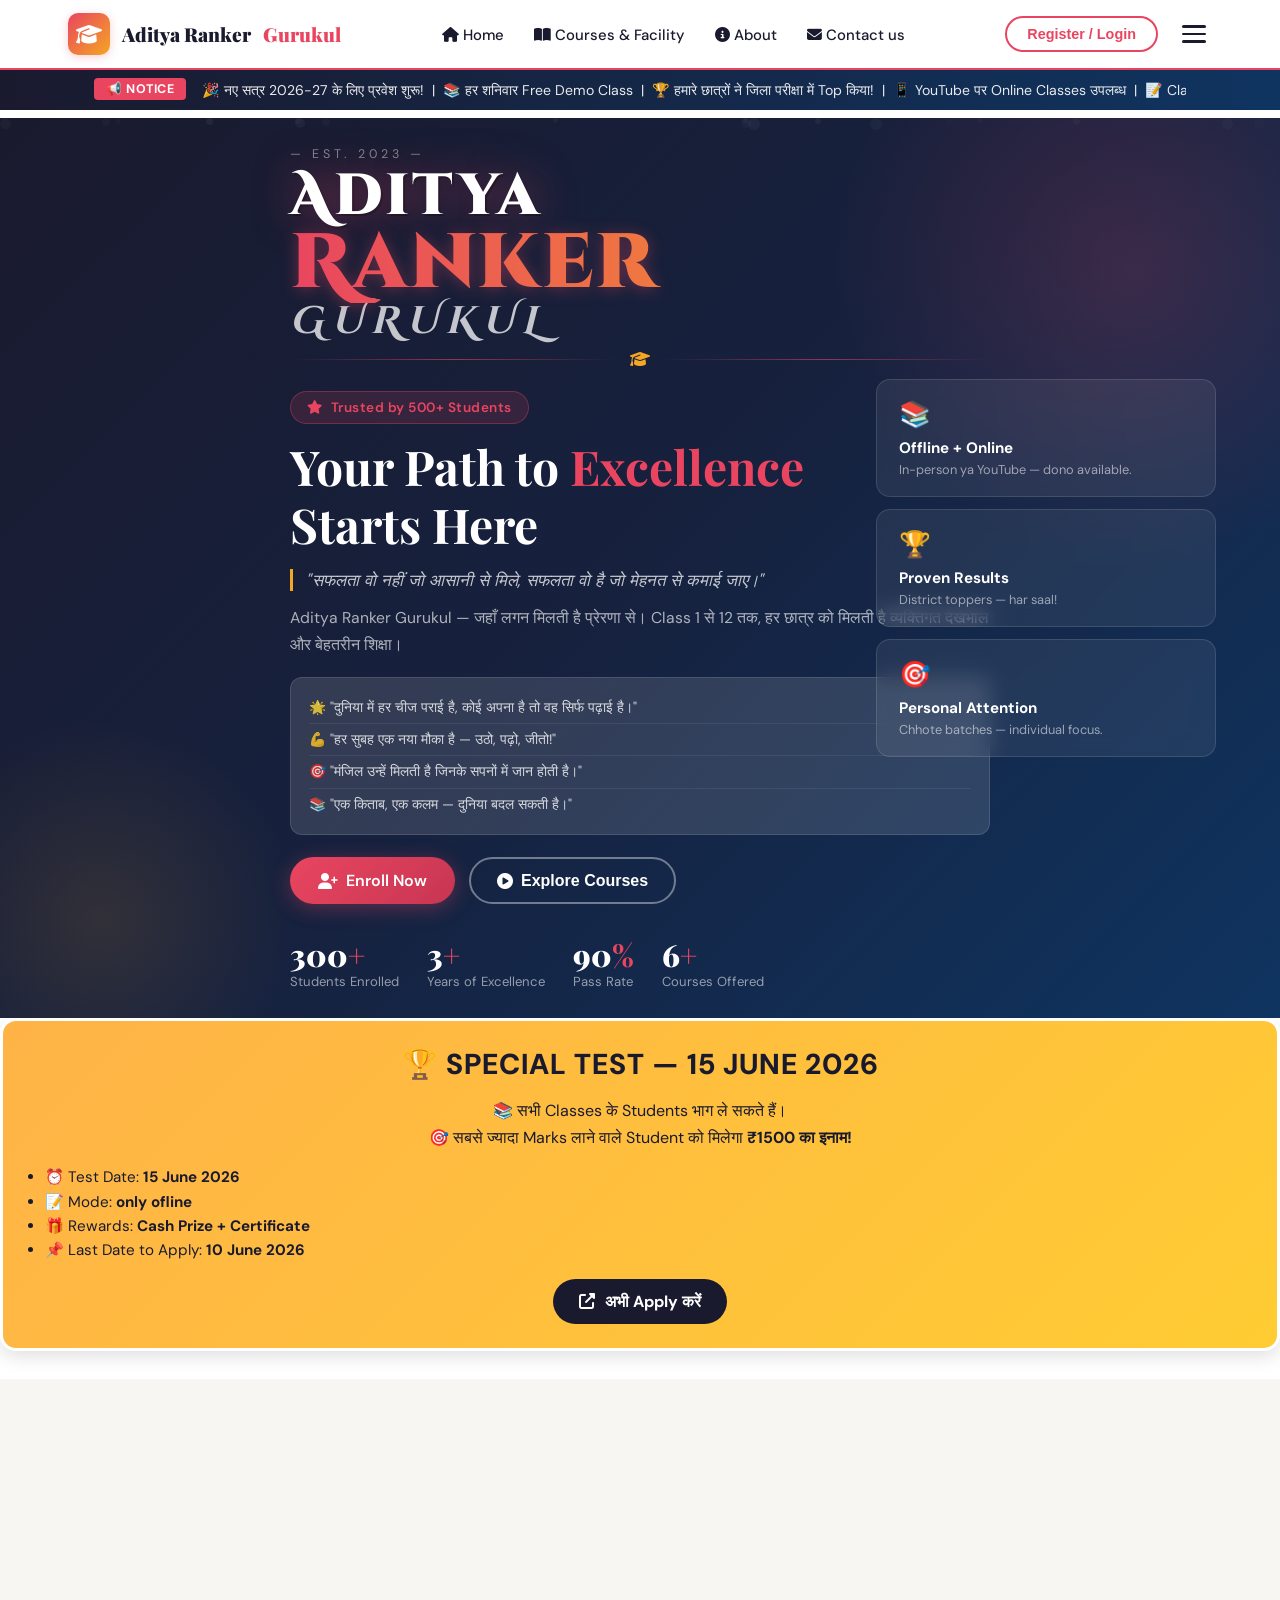
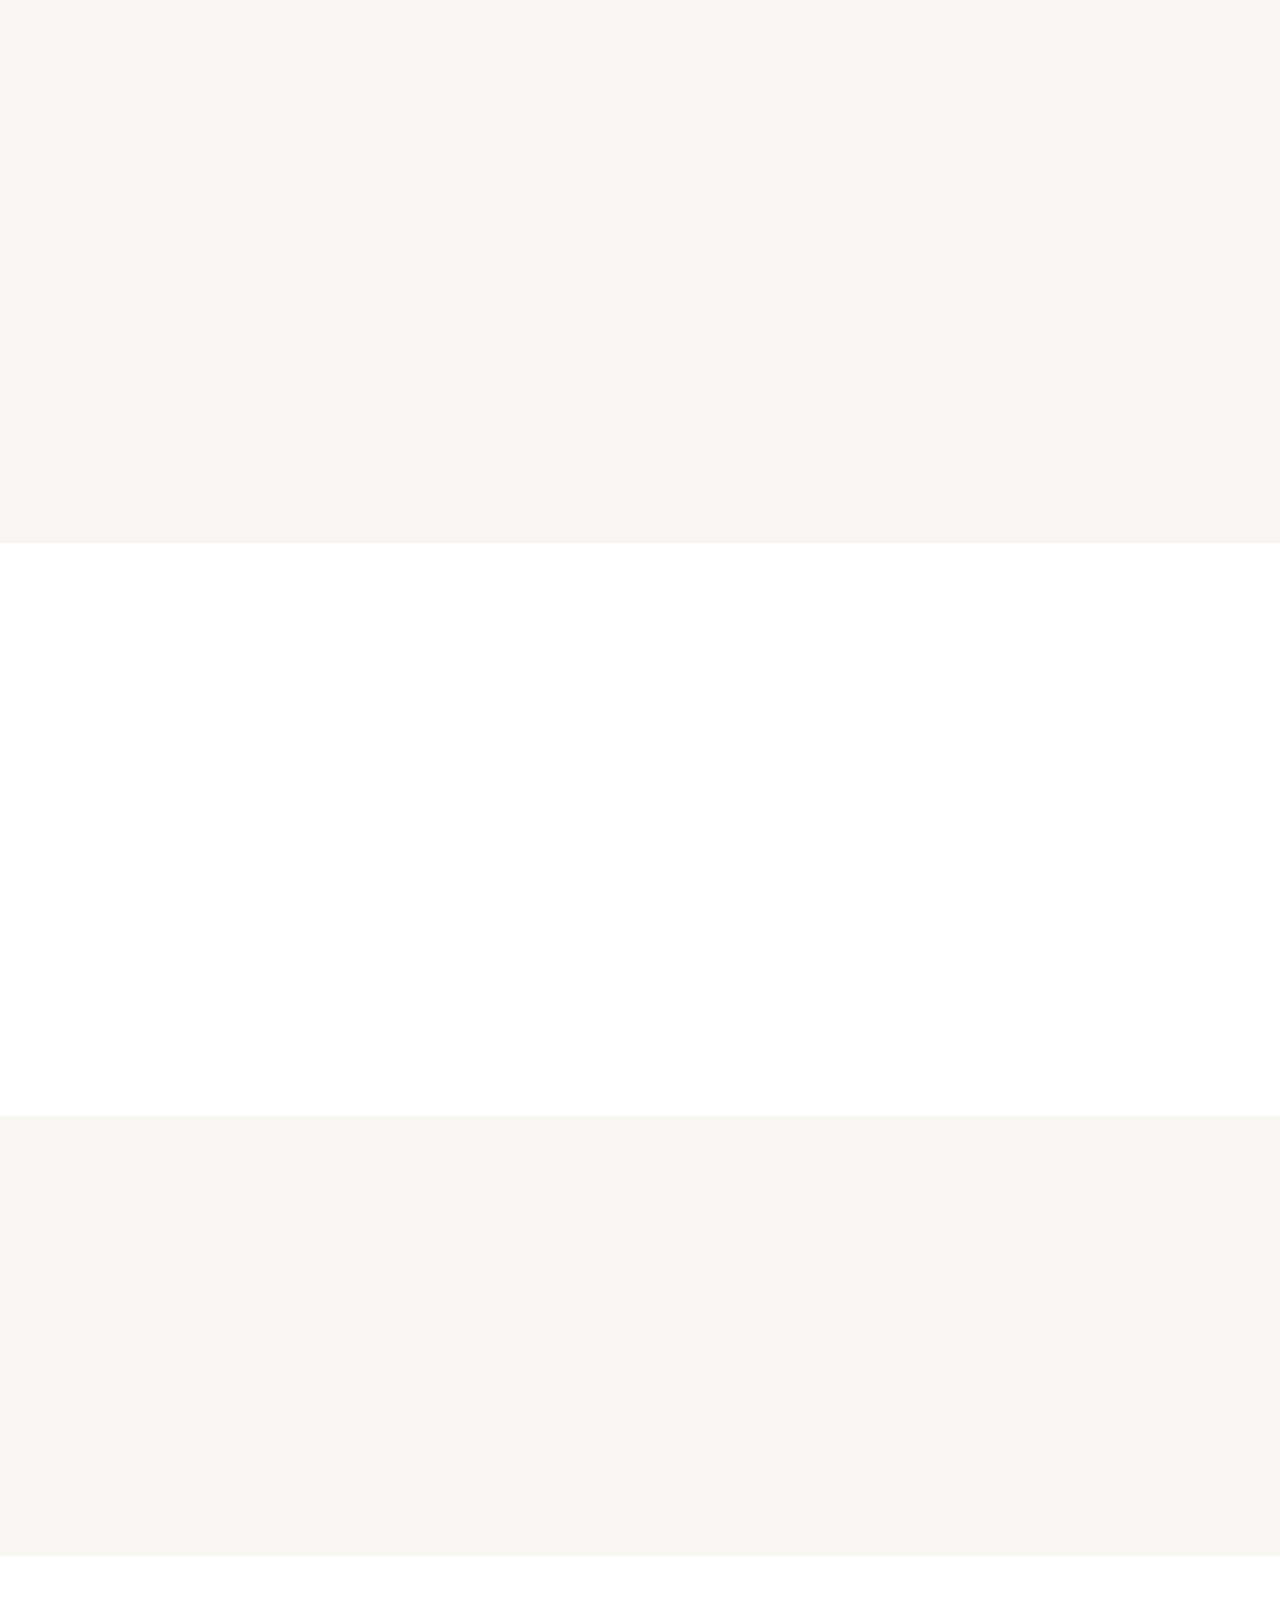
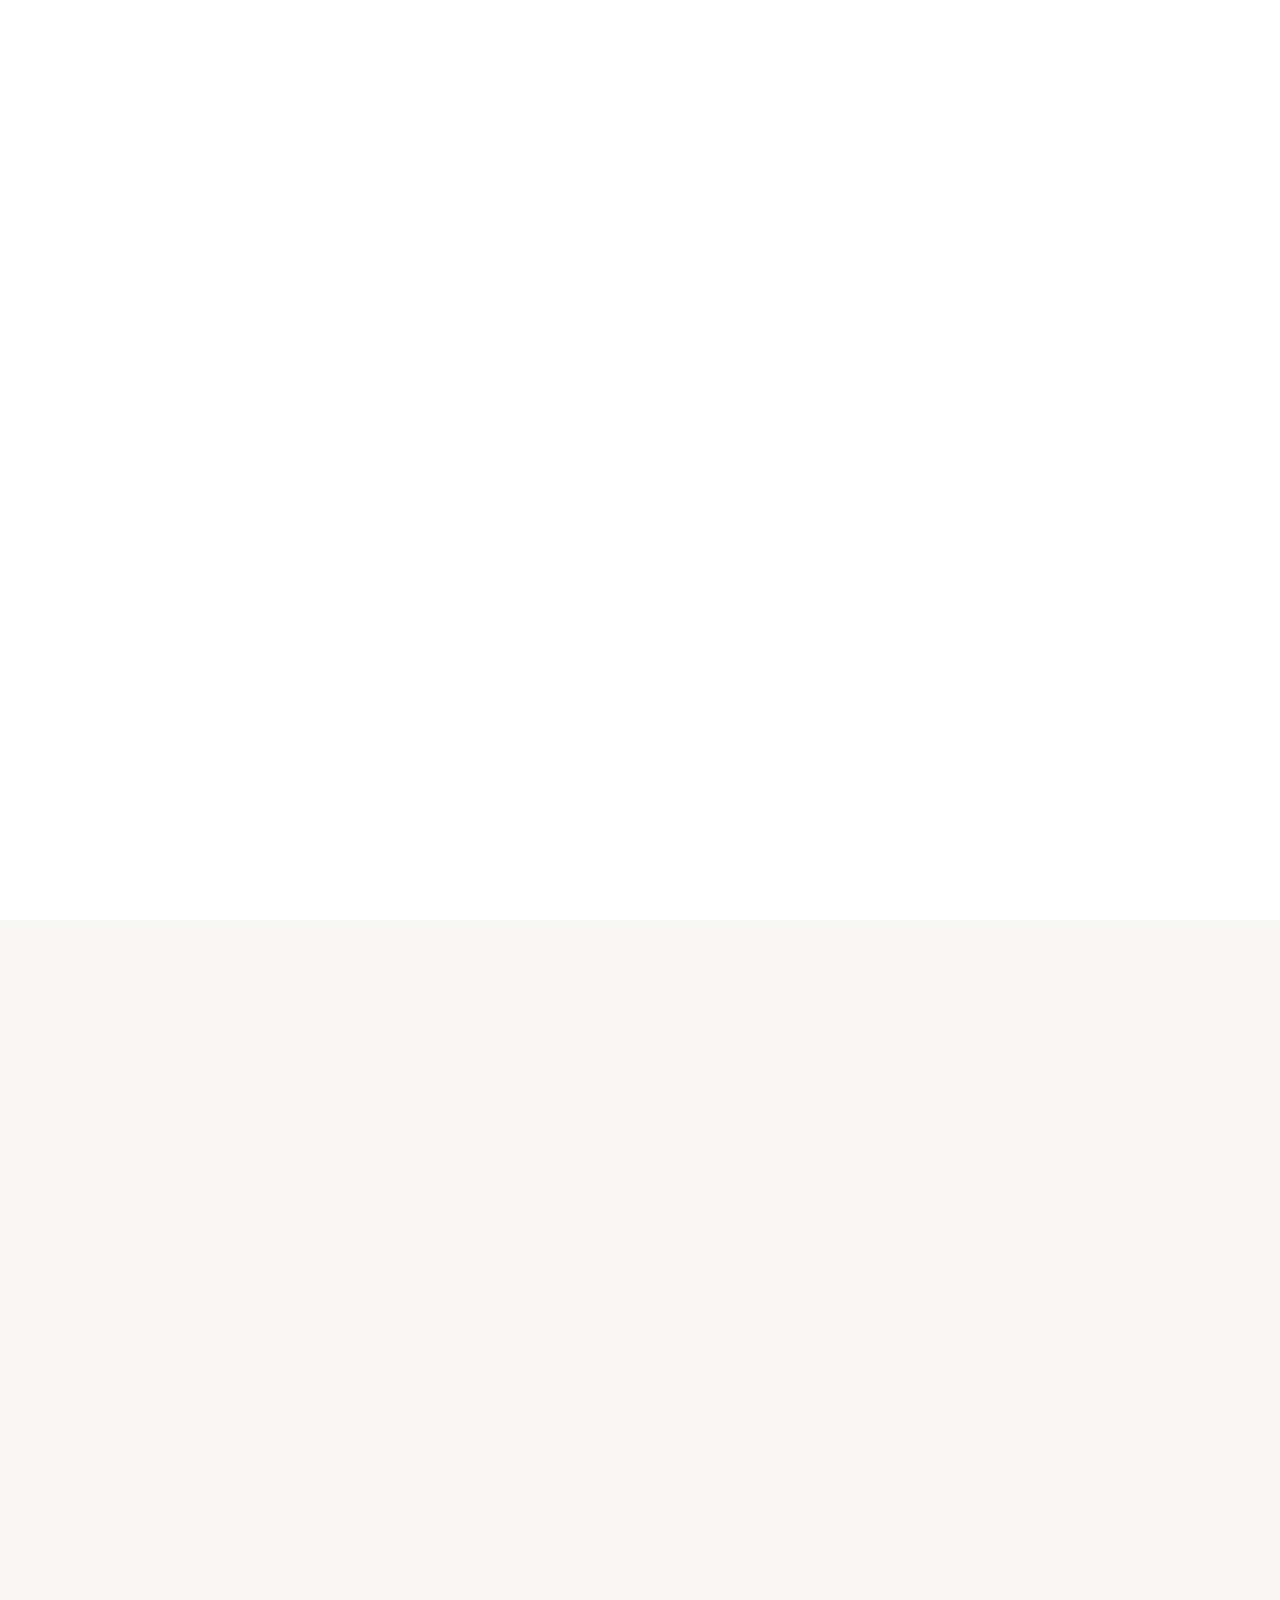
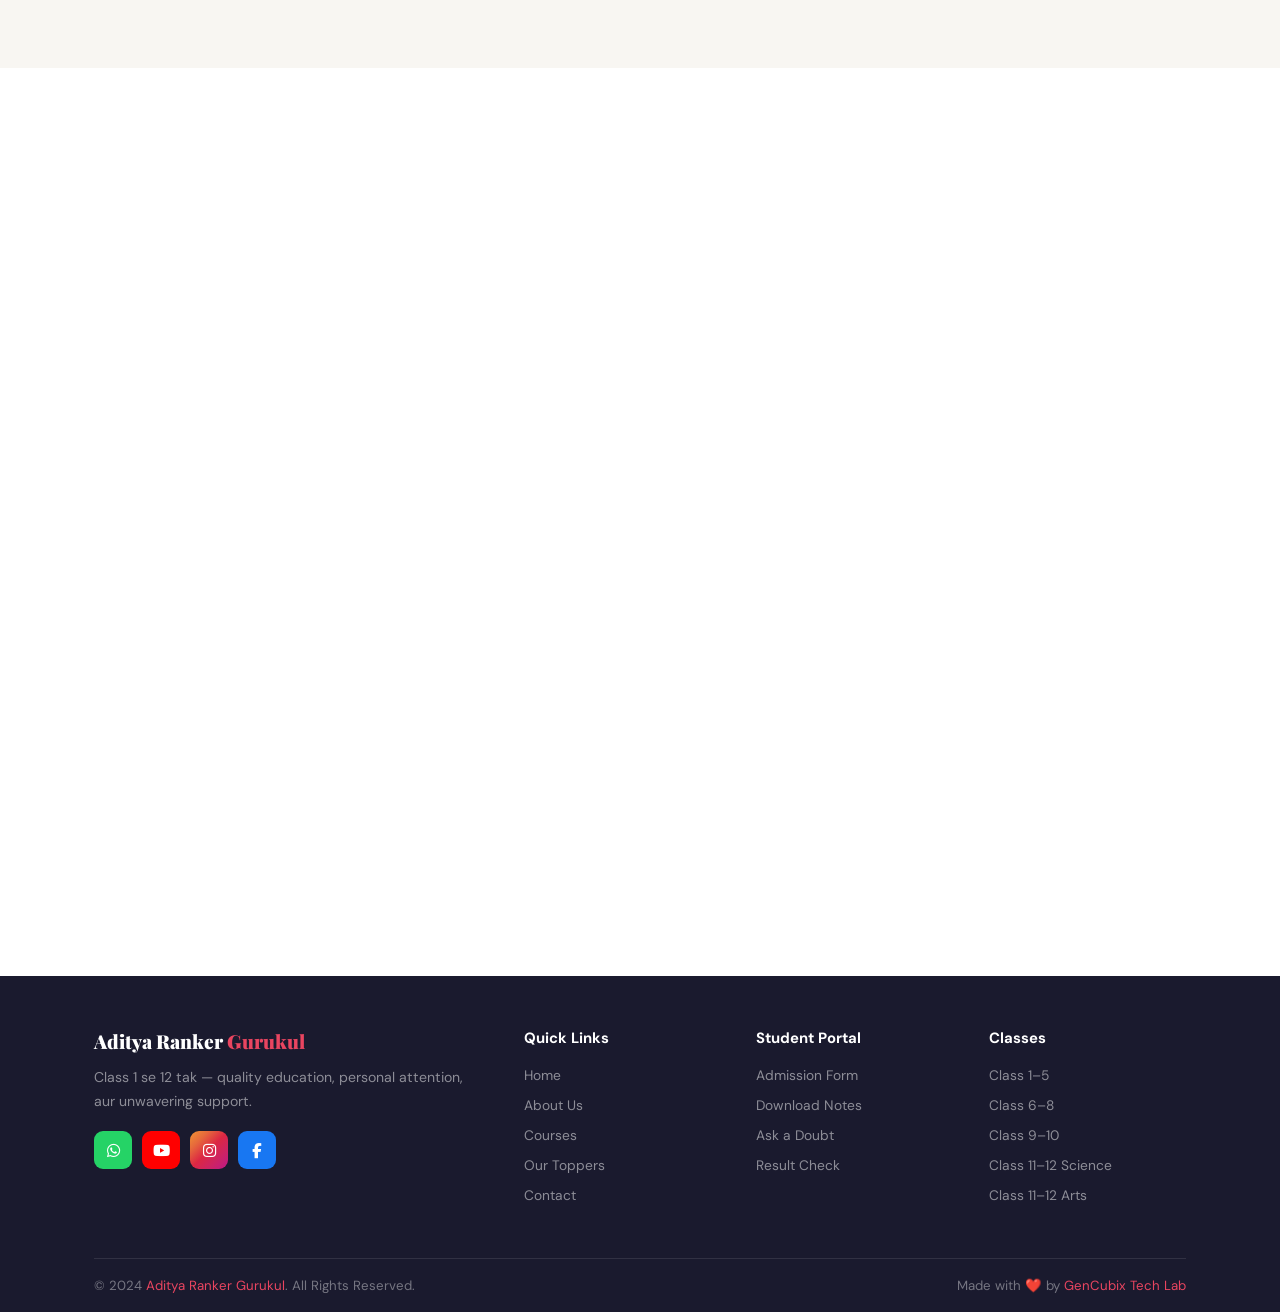
<file: index.html>
<!DOCTYPE html>
<html lang="en">
<head>
  <meta charset="UTF-8"/>
  <meta name="viewport" content="width=device-width, initial-scale=1.0"/>
  <title>Aditya</title>
  <link href="https://fonts.googleapis.com/css2?family=Playfair+Display:ital,wght@0,700;0,900;1,700&family=DM+Sans:wght@300;400;500;600&family=Cinzel+Decorative:wght@700;900&display=swap" rel="stylesheet"/>
  <link rel="stylesheet" href="https://cdnjs.cloudflare.com/ajax/libs/font-awesome/6.5.0/css/all.min.css"/>
  <link rel="stylesheet" href="style.css"/>
</head>
<body>

<!-- ==============================
     NAVBAR
============================== -->
<nav id="navbar">
  <div class="nav-inner">
    <!-- Logo -->
    <a href="#home" class="nav-logo">
      <div class="logo-icon"><i class="fas fa-graduation-cap"></i></div>
      Aditya Ranker <span>Gurukul</span>
    </a>

    <!-- Desktop menu — scroll to section -->
    <ul class="nav-menu" id="desktopMenu">
      <li><a href="#home"><i class="fas fa-home"></i> Home</a></li>
      <li><a href="#courses"><i class="fas fa-book-open"></i> Courses &amp; Facility</a></li>
      <li><a href="about.html"><i class="fas fa-info-circle"></i> About </a></li>
      <li><a href="contact.html"><i class="fas fa-envelope"></i> Contact us</a></li>
    </ul>

    <!-- Right side -->
    <div class="nav-right">
      <button class="btn-register" onclick="openModal()">Register / Login</button>
      <!-- Hamburger -->
      <div class="hamburger" id="hamburger" onclick="toggleDropdown()">
        <span class="bar"></span><span class="bar"></span><span class="bar"></span>
      </div>
    </div>
  </div>

  <!--
    3-LINE DROPDOWN MENU
    Har link ek ALAG PAGE pe jaata hai (scroll nahi, new file open hogi)
  -->
  <ul class="dropdown-menu" id="dropdownMenu">
    <li><a href="#home" onclick="closeDropdown()"><i class="fas fa-home"></i> Home</a></li>
    <li><a href="admission.html" onclick="closeDropdown()"><i class="fas fa-user-plus"></i> Admission Form</a></li>
    <li><a href="about.html" onclick="closeDropdown()"><i class="fas fa-info-circle"></i> About </a></li>
    <li><a href="contact.html" onclick="closeDropdown()"><i class="fas fa-envelope"></i> Contact us</a></li>
    <li><a href="result.html" onclick="closeDropdown()"><i class="fas fa-poll"></i> Result Check</a></li>
  </ul>
</nav>

<!-- ==============================
     NOTICE BAR
============================== -->
<div class="notice-bar" id="noticeBar">
  <div class="container">
    <div class="notice-inner">
      <span class="notice-label">📢 NOTICE</span>
      <div class="ticker-wrap">
        <span class="ticker-text">
          🎉 नए सत्र 2026-27 के लिए प्रवेश शुरू! &nbsp;|&nbsp;
          📚 हर शनिवार Free Demo Class &nbsp;|&nbsp;
          🏆 हमारे छात्रों ने जिला परीक्षा में Top किया! &nbsp;|&nbsp;
          📱 YouTube पर Online Classes उपलब्ध &nbsp;|&nbsp;
          📝 Class 10 का Result जारी — अभी Check करें! &nbsp;|&nbsp;
          🌟 Special Doubt Clearing Session — हर रविवार सुबह 10 बजे
        </span>
      </div>
    </div>
  </div>
</div>

<!-- ==============================
     SECTION 1: HERO
============================== -->
<div style="height:10px;"></div>
<section id="home">
  <div class="particles" id="particles"></div>
  <div class="container">
    <div class="hero-content">

      <!-- Big Institute Name -->
      <div class="hero-institute-name">
        <span class="institute-line-top">— Est. 2023 —</span>
        <h1 class="institute-title">
          <span class="inst-aditya">Aditya</span>
          <span class="inst-ranker">Ranker</span>
          <span class="inst-gurukul">Gurukul</span>
        </h1>
        <div class="institute-divider">
          <span class="div-line"></span>
          <i class="fas fa-graduation-cap div-icon"></i>
          <span class="div-line"></span>
        </div>
      </div>

      <div class="hero-badge"><i class="fas fa-star"></i> Trusted by 500+ Students</div>
      <h2 class="hero-title">Your Path to <span>Excellence</span><br>Starts Here</h2>
      <p class="hero-tagline">"सफलता वो नहीं जो आसानी से मिले, सफलता वो है जो मेहनत से कमाई जाए।"</p>
      <p class="hero-desc">Aditya Ranker Gurukul — जहाँ लगन मिलती है प्रेरणा से। Class 1 से 12 तक, हर छात्र को मिलती है व्यक्तिगत देखभाल और बेहतरीन शिक्षा।</p>

      <!-- Hindi Motivation Lines -->
      <div class="motivation-box">
        <p>🌟 "दुनिया में हर चीज पराई है,
कोई अपना है तो वह सिर्फ पढ़ाई है।"</p>
        <p>💪 "हर सुबह एक नया मौका है — उठो, पढ़ो, जीतो!"</p>
        <p>🎯 "मंजिल उन्हें मिलती है जिनके सपनों में जान होती है।"</p>
        <p>📚 "एक किताब, एक कलम — दुनिया बदल सकती है।"</p>
      </div>

      <div class="hero-btns">
        <a href="admission.html" class="btn-primary"><i class="fas fa-user-plus"></i> Enroll Now</a>
        <button class="btn-outline-white" onclick="scrollTo('courses')"><i class="fas fa-play-circle"></i> Explore Courses</button>
      </div>

      <div class="hero-stats">
        <div class="stat-item"><div class="stat-num">300<span>+</span></div><div class="stat-label">Students Enrolled</div></div>
        <div class="stat-item"><div class="stat-num">3<span>+</span></div><div class="stat-label">Years of Excellence</div></div>
        <div class="stat-item"><div class="stat-num">90<span>%</span></div><div class="stat-label">Pass Rate</div></div>
        <div class="stat-item"><div class="stat-num">6<span>+</span></div><div class="stat-label">Courses Offered</div></div>
      </div>
    </div>
  </div>

  <!-- Right floating cards (desktop) -->
  <div class="hero-image-side">
    <div class="hero-card"><div class="card-icon">📚</div><h4>Offline + Online</h4><p>In-person ya YouTube — dono available.</p></div>
    <div class="hero-card"><div class="card-icon">🏆</div><h4>Proven Results</h4><p>District toppers — har saal!</p></div>
    <div class="hero-card"><div class="card-icon">🎯</div><h4>Personal Attention</h4><p>Chhote batches — individual focus.</p></div>
  </div>
</section>

<!-- ✨ Special Test Announcement Banner -->
<div style="background:linear-gradient(135deg,#ffb347,#ffcc33);
            border-radius:16px;padding:24px;
            margin-bottom:28px;
            border:3px solid #fff;
            box-shadow:0 6px 18px rgba(0,0,0,0.12);">

  <!-- Heading -->
  <div style="color:#1a1a2e;font-weight:800;
              font-size:1.8rem; /* बड़ा किया */
              margin-bottom:14px;
              text-transform:uppercase;
              letter-spacing:1px;
              text-align:center;"> <!-- Center किया -->
    🏆 Special Test — 15 June 2026
  </div>

  <!-- Subheading -->
  <p style="color:#1a1a2e;font-size:1rem;margin-bottom:14px;line-height:1.7;text-align:center;">
    📚 सभी Classes के Students भाग ले सकते हैं।  
    <br>🎯 सबसे ज्यादा Marks लाने वाले Student को मिलेगा <strong>₹1500 का इनाम!</strong>
  </p>

  <!-- Extra Details -->
  <ul style="color:#1a1a2e;font-size:0.95rem;margin:0 0 16px 18px;line-height:1.6;">
    <li>⏰ Test Date: <strong>15 June 2026</strong></li>
    <li>📝 Mode: <strong>only ofline</strong></li>
    <li>🎁 Rewards: <strong>Cash Prize + Certificate</strong></li>
    <li>📌 Last Date to Apply: <strong>10 June 2026</strong></li>
  </ul>

  <!-- Call to Action -->
  <div style="text-align:center;">
    <a href="https://forms.gle/3i985Xd8HBb7AQfS9"
       target="_blank"
       style="display:inline-flex;align-items:center;gap:10px;
              background:#1a1a2e;color:#fff;
              padding:12px 26px;border-radius:30px;
              font-weight:700;font-size:1rem;
              text-decoration:none;transition:0.3s;">
      <i class="fas fa-external-link-alt"></i> अभी Apply करें
    </a>
  </div>
</div>


<!-- ==============================
     SECTION 2: ABOUT COACHING
============================== -->
<section id="about-coaching" style="background:var(--offwhite);">
  <div class="container">
    <div class="section-header reveal">
      <div class="section-tag">Who We Are</div>
      <h2 class="section-title">About <span>Aditya Ranker Gurukul</span></h2>
      <div class="section-line"></div>
      <p class="section-desc">Jahan gyan milta hai dedication se, aur students bante hain achievers.</p>
    </div>
    <div class="about-grid">
      <div class="about-img-box reveal">
        <!--
          ★ COACHING PHOTO:
          images/coaching.jpg rakho → comment hatao neeche ka, placeholder comment karo
        -->
        <!-- <img src="images/coaching.jpg" alt="Coaching" style="width:100%;height:100%;object-fit:cover;"/> -->
        <div class="placeholder-img">
          <i class="fas fa-school"></i>
          <p>📷 coaching.jpg</p>
          <small>coaching images</small>
        </div>
        <div class="about-img-badge">Est. 2023<br><span>Shaping Futures</span></div>
      </div>
      <div class="reveal">
        <h3 style="font-size:1.8rem;margin-bottom:14px;">Building Tomorrow's <span style="color:var(--accent)">Champions</span></h3>
        <p style="color:var(--gray);line-height:1.8;margin-bottom:16px;">Aditya Ranker Gurukul ki sthapna ek lakshya ke saath ki gayi — quality education ko har gaanv tak pahunchana. Hamara manna hai ki har bachche mein talent hai, bas sahi disha chahiye.</p>
        <p style="color:var(--gray);line-height:1.8;margin-bottom:24px;">Offline classes aur free YouTube lectures ke zariye ham aspiration aur achievement ke beech ki khaai ko paat rahe hain.</p>
        <div class="about-features">
          <div class="about-feature-item"><div class="feat-icon"><i class="fas fa-users"></i></div><div><h4>junior student</h4><p>Personal dhyan har student ko.</p></div></div>
          <div class="about-feature-item"><div class="feat-icon"><i class="fab fa-youtube"></i></div><div><h4>YouTube Classes</h4><p>Kabhi bhi, kahin bhi seekho.</p></div></div>
          <div class="about-feature-item"><div class="feat-icon"><i class="fas fa-file-alt"></i></div><div><h4>Free Notes</h4><p>Worksheets aur practice papers.</p></div></div>
          <div class="about-feature-item"><div class="feat-icon"><i class="fas fa-comments"></i></div><div><h4>Doubt Solving</h4><p>Online aur offline dono.</p></div></div>
        </div>
      </div>
    </div>
  </div>
</section>

<!-- ==============================
     SECTION 3: TEACHER
============================== -->
<section id="teacher" style="background:#fff;">
  <div class="container">
    <div class="section-header reveal">
      <div class="section-tag">Meet Your Mentor</div>
      <h2 class="section-title">About <span>Aditya Sir</span></h2>
      <div class="section-line"></div>
    </div>
    <div class="teacher-card reveal">
      <div class="teacher-photo" style="padding:0;overflow:hidden;">
  <img src="aditya-sir.jpg" 
       alt="Aditya Sir" 
       style="width:100%;height:100%;object-fit:cover;object-position:top;border-radius:18px;"/>
</div>
      <div class="teacher-info">
        <h3>Aditya Sir</h3>
        <div class="teacher-title"><i class="fas fa-chalkboard-teacher"></i> Lead Educator &amp; Founder</div>
        <div class="exp-badge"><i class="fas fa-award"></i> 3+ Years Experience</div>
        <p>Concept-based aur student-friendly teaching style. Har topic tab tak padhate hain jab tak samajh na aaye. Unka manna hai ki padhna tab hi sahi ho jab samajh ke ho.</p>
        <p>Regular feedback, personal attention, aur har student ke liye unwavering support — yahi unki pehchaan hai.</p>
        <div class="teacher-subjects">
          <span class="subject-tag">Mathematics</span>
          <span class="subject-tag">Science</span>
          <span class="subject-tag">Social Studies</span>
          <span class="subject-tag">Hindi</span>
          <span class="subject-tag">English</span>
        </div>
      </div>
    </div>
  </div>
</section>

<!-- ==============================
     SECTION 4: TOPPERS
============================== -->
<section id="toppers" style="background:var(--offwhite);">
  <div class="container">
    <div class="section-header reveal">
      <div class="section-tag">Our Pride</div>
      <h2 class="section-title">Our <span>Star Toppers</span></h2>
      <div class="section-line"></div>
      <p class="section-desc">Meet the brilliant students who made us proud.</p>
    </div>
    <div class="toppers-grid reveal">

      <div class="topper-card"><div class="topper-card-inner"><div class="topper-rank">🥇</div>
        <div class="topper-photo">
          <!-- <img src="images/topper1.jpg" style="width:100%;height:100%;object-fit:cover;border-radius:50%;"/> -->
          <i class="fas fa-user"></i>
        </div>
        <div class="topper-name">komal kumari</div><div class="topper-roll">Roll: 2600033</div><div class="topper-score">90% · Class 10</div>
      </div></div>

      <div class="topper-card"><div class="topper-card-inner"><div class="topper-rank">🥈</div>
        <div class="topper-photo">
          <!-- <img src="images/topper2.jpg" style="width:100%;height:100%;object-fit:cover;border-radius:50%;"/> -->
          <i class="fas fa-user"></i>
        </div>
        <div class="topper-name">Raja babu</div><div class="topper-roll">Roll: 2600089</div><div class="topper-score">85% · Class 10</div>
      </div></div>

      <div class="topper-card"><div class="topper-card-inner"><div class="topper-rank">🥉</div>
        <div class="topper-photo">
          <!-- <img src="images/topper3.jpg" style="width:100%;height:100%;object-fit:cover;border-radius:50%;"/> -->
          <i class="fas fa-user"></i>
        </div>
        <div class="topper-name">Neha kumari</div><div class="topper-roll">Roll: 260044</div><div class="topper-score">82.6% · Class 12</div>
      </div></div>

      <div class="topper-card"><div class="topper-card-inner"><div class="topper-rank">4</div>
        <div class="topper-photo">
  <img src="astuti4.jpg" alt="Topper Photo">
</div>

        <div class="topper-name">astuti kumari</div><div class="topper-roll">Roll: 2500060</div><div class="topper-score">81.8% · Class 10</div>
      </div></div>

      <div class="topper-card"><div class="topper-card-inner"><div class="topper-rank">5</div>
        <div class="topper-photo">
          <!-- <img src="images/topper5.jpg" style="width:100%;height:100%;object-fit:cover;border-radius:50%;"/> -->
          <i class="fas fa-user"></i>
        </div>
        <div class="topper-name">vikash kumar</div><div class="topper-roll">Roll: 2108</div><div class="topper-score">78.8% · Class 10</div>
      </div></div>

      

    </div>
  </div>
</section>

<!-- ==============================
     SECTION 5: COURSES
============================== -->
<section id="courses" style="background:#fff;">
  <div class="container">
    <div class="section-header reveal">
      <div class="section-tag">What We Teach</div>
      <h2 class="section-title">Our <span>Courses</span></h2>
      <div class="section-line"></div>
      <p class="section-desc">Class 1 se 12 tak — Offline aur YouTube Online dono modes.</p>
    </div>
    <div class="courses-grid reveal">

      <div class="course-card">
        <div class="course-head"><span class="course-badge">Primary</span><div class="c-icon"><i class="fas fa-child"></i></div><h3>Classes 1 – 5</h3><p>Foundation building with fun methods</p></div>
        <div class="course-body"><ul>
          <li><i class="fas fa-check-circle"></i> Hindi, English, math</li>
          <li><i class="fas fa-check-circle"></i> fun and play</li>
          <li><i class="fas fa-check-circle"></i> Drawing &amp; Creative Activities</li>
          <li><i class="fas fa-check-circle"></i> Moral Science &amp; GK</li>
        </ul><div class="course-modes"><span class="mode-tag mode-offline">📍 Offline</span><span class="mode-tag mode-online">▶ YouTube</span></div></div>
      </div>

      <div class="course-card">
        <div class="course-head"><span class="course-badge">Middle</span><div class="c-icon"><i class="fas fa-book"></i></div><h3>Classes 6 – 8</h3><p>Concept strengthening</p></div>
        <div class="course-body"><ul>
          <li><i class="fas fa-check-circle"></i> Mathematics &amp; Science</li>
          <li><i class="fas fa-check-circle"></i> Social Studies (History, Geo, Civics)</li>
          <li><i class="fas fa-check-circle"></i> Hindi &amp; English Grammar</li>
          <li><i class="fas fa-check-circle"></i> Sanskrit (Optional)</li>
        </ul><div class="course-modes"><span class="mode-tag mode-offline">📍 Offline</span><span class="mode-tag mode-online">▶ YouTube</span></div></div>
      </div>

      <div class="course-card">
        <div class="course-head"><span class="course-badge">Board</span><div class="c-icon"><i class="fas fa-trophy"></i></div><h3>Classes 9 – 10</h3><p>Board exam preparation</p></div>
        <div class="course-body"><ul>
          <li><i class="fas fa-check-circle"></i> Mathematics (Full Syllabus)</li>
          <li><i class="fas fa-check-circle"></i> Science – Physics, Chemistry, Bio</li>
          <li><i class="fas fa-check-circle"></i> Social Science </li>
          <li><i class="fas fa-check-circle"></i> Hindi + English + Sanskrit</li>
        </ul><div class="course-modes"><span class="mode-tag mode-offline">📍 Offline</span><span class="mode-tag mode-online">▶ YouTube</span></div></div>
      </div>

      <div class="course-card">
        <div class="course-head"><span class="course-badge">Senior</span><div class="c-icon"><i class="fas fa-flask"></i></div><h3>Class 11–12 Science</h3><p>PCM / PCB mastery level</p></div>
        <div class="course-body"><ul>
          <li><i class="fas fa-check-circle"></i> Physics, Chemistry, Bio/Maths</li>
          <li><i class="fas fa-check-circle"></i> NCERT + Board + Competitive</li>
          <li><i class="fas fa-check-circle"></i> Regular Mock Tests</li>
          <li><i class="fas fa-check-circle"></i> Answer Writing Practice</li>
        </ul><div class="course-modes"><span class="mode-tag mode-offline">📍 Offline</span><span class="mode-tag mode-online">▶ YouTube</span></div></div>
      </div>

      <div class="course-card">
        <div class="course-head"><span class="course-badge">Senior</span><div class="c-icon"><i class="fas fa-landmark"></i></div><h3>Class 11–12 Arts</h3><p>History, PolSci, Geography</p></div>
        <div class="course-body"><ul>
          <li><i class="fas fa-check-circle"></i> History &amp; Political Science</li>
          <li><i class="fas fa-check-circle"></i> Geography &amp; Economics</li>
          <li><i class="fas fa-check-circle"></i> Hindi Literature &amp; English</li>
          <li><i class="fas fa-check-circle"></i> Essay &amp; Answer Writing</li>
        </ul><div class="course-modes"><span class="mode-tag mode-offline">📍 Offline</span><span class="mode-tag mode-online">▶ YouTube</span></div></div>
      </div>

      <div class="course-card">
        <div class="course-head" style="background:linear-gradient(135deg,#b45309,#d97706);"><span class="course-badge" style="background:#fff;color:#b45309;">Special</span><div class="c-icon"><i class="fas fa-star"></i></div><h3>Special Batches</h3><p>Weekend &amp; crash courses</p></div>
        <div class="course-body"><ul>
          <li><i class="fas fa-check-circle"></i> Weekend Doubt Classes</li>
          <li><i class="fas fa-check-circle"></i> Pre-Board Crash Course</li>
          <li><i class="fas fa-check-circle"></i> Competitive Exam Orientation</li>
          <li><i class="fas fa-check-circle"></i> General Knowledge Sessions</li>
        </ul><div class="course-modes"><span class="mode-tag mode-offline">📍 Offline</span><span class="mode-tag mode-online">▶ YouTube</span></div></div>
      </div>

    </div>
  </div>
</section>

<!-- ==============================
     SECTION 6: FEATURES (Notes + Doubts + Result)
============================== -->
<section id="features" style="background:var(--offwhite);">
  <div class="container">
    <div class="section-header reveal">
      <div class="section-tag">Student Portal</div>
      <h2 class="section-title">Student <span>Features</span></h2>
      <div class="section-line"></div>
      <p class="section-desc">Notes, Doubts aur Result — sab ek jagah.</p>
    </div>

    <!-- Tab Buttons -->
    <!-- Tab Buttons -->
<div class="feature-tabs reveal">
  <button class="tab-btn active" onclick="switchTab('admission')"><i class="fas fa-user-plus"></i> Admission Form</button>
  <button class="tab-btn" onclick="switchTab('notes')"><i class="fas fa-file-pdf"></i> Notes</button>
  <button class="tab-btn" onclick="switchTab('doubts')"><i class="fas fa-question-circle"></i> Doubts</button>
  <button class="tab-btn" onclick="switchTab('result')"><i class="fas fa-poll"></i> Result Checker</button>
</div>


<!-- TAB: ADMISSION FORM -->
<div class="tab-content active" id="tab-admission">
  <div class="form-card reveal">
    <h3>📋 Admission Form</h3>
    <p class="form-sub">Sabhi * fields zaroori hain.</p>

    <form id="admissionForm"
          action="https://formspree.io/f/xkokrydq"
          method="POST"
          onsubmit="return handleAdmission(this)">

      <input type="hidden" name="_subject" value="🎓 New Admission – Aditya Ranker Gurukul"/>

      <div class="form-row">
        <div class="form-group">
          <label><i class="fas fa-user"></i> Student Name *</label>
          <input type="text" name="Student Name" id="studentName" placeholder="Poora naam" required/>
        </div>
        <div class="form-group">
          <label><i class="fas fa-user-tie"></i> Father's Name *</label>
          <input type="text" name="Father Name" id="fatherName" placeholder="Pita ji ka naam" required/>
        </div>
      </div>
      <div class="form-row">
        <div class="form-group">
          <label><i class="fas fa-phone"></i> Contact Number *</label>
          <input type="tel" name="Contact Number" id="contact" placeholder="10-digit number" maxlength="10" required/>
        </div>
        <div class="form-group">
          <label><i class="fas fa-graduation-cap"></i> Class *</label>
          <select name="Class" id="classSelect" required>
            <option value="">-- Class Chunein --</option>
            <option>Class 1</option><option>Class 2</option><option>Class 3</option>
            <option>Class 4</option><option>Class 5</option><option>Class 6</option>
            <option>Class 7</option><option>Class 8</option><option>Class 9</option>
            <option>Class 10</option>
            <option>Class 11 – Science</option><option>Class 11 – Arts</option>
            <option>Class 12 – Science</option><option>Class 12 – Arts</option>
          </select>
        </div>
      </div>
      <div class="form-group">
        <label><i class="fas fa-map-marker-alt"></i> Village / Area *</label>
        <input type="text" name="Village" id="village" placeholder="Gaanv ya area ka naam" required/>
      </div>

      <button type="submit" class="btn-submit" id="submitBtn">
        <i class="fas fa-paper-plane"></i> Submit Application
      </button>

      <div class="success-msg" id="admissionSuccess">
        <i class="fas fa-check-circle"></i>
        आवेदन सफलतापूर्वक भेज दिया गया! 🎉
        <br><small>Aditya Sir 24 ghante mein contact karenge.</small>
      </div>
      <div class="error-msg" id="admissionError">
        <i class="fas fa-times-circle"></i> Kuch galat hua. Dobara try karein.
      </div>
    </form>
  </div>
</div>


    <!-- TAB: NOTES -->
    <div class="tab-content" id="tab-notes">
      <div class="reveal">
        <!-- Coming Soon Banner -->
        <div style="background:linear-gradient(135deg,var(--primary),#0f3460);color:#fff;border-radius:16px;padding:32px;text-align:center;margin-bottom:32px;">
          <div style="font-size:2.5rem;margin-bottom:10px;">📚</div>
          <h3 style="font-size:1.4rem;margin-bottom:8px;">Notes Uploading soon...!</h3>
          <p style="color:rgba(255,255,255,0.7);max-width:480px;margin:0 auto 18px;">notes currently not avilable on this website. till then contact on whatsapp!</p>
          <a href="https://wa.me/917255013438?text=Hello%20Aditya%20Sir" 
   target="_blank"
   style="display:inline-flex;align-items:center;gap:8px;background:#25D366;color:#fff;padding:10px 22px;border-radius:25px;font-weight:600;font-size:0.9rem;">
  <i class="fab fa-whatsapp"></i> contact on whatsapp
</a>
        </div>
        <!-- Notes Grid -->
        <div class="notes-grid">
          <div class="note-card"><div class="note-card-top"><div class="note-icon"><i class="fas fa-file-pdf"></i></div><div><h4>Class 10 Maths – Ch.1</h4><p>Real Numbers | 12 pages</p></div></div><p>Euclid's Division Lemma, HCF &amp; LCM.</p><div class="note-actions"><button class="btn-download" onclick="notesNA()"><i class="fas fa-download"></i> Download</button></div></div>
          <div class="note-card"><div class="note-card-top"><div class="note-icon"><i class="fas fa-file-pdf"></i></div><div><h4>Class 10 Science – Ch.1</h4><p>Chemical Reactions | 15 pages</p></div></div><p>Types of reactions, balancing equations.</p><div class="note-actions"><button class="btn-download" onclick="notesNA()"><i class="fas fa-download"></i> Download</button></div></div>
          <div class="note-card"><div class="note-card-top"><div class="note-icon"><i class="fas fa-file-pdf"></i></div><div><h4>Class 9 History – Ch.1</h4><p>French Revolution | 10 pages</p></div></div><p>Timeline, causes, important events.</p><div class="note-actions"><button class="btn-download" onclick="notesNA()"><i class="fas fa-download"></i> Download</button></div></div>
          <div class="note-card"><div class="note-card-top"><div class="note-icon"><i class="fas fa-file-pdf"></i></div><div><h4>Class 12 Physics – Ch.1</h4><p>Electrostatics | 20 pages</p></div></div><p>Coulomb's Law, Electric Field, Gauss.</p><div class="note-actions"><button class="btn-download" onclick="notesNA()"><i class="fas fa-download"></i> Download</button></div></div>
          <div class="note-card"><div class="note-card-top"><div class="note-icon"><i class="fas fa-file-pdf"></i></div><div><h4>Class 8 Maths – Algebra</h4><p>Linear Equations | 8 pages</p></div></div><p>Variables, equations, word problems.</p><div class="note-actions"><button class="btn-download" onclick="notesNA()"><i class="fas fa-download"></i> Download</button></div></div>
          <div class="note-card"><div class="note-card-top"><div class="note-icon"><i class="fas fa-file-pdf"></i></div><div><h4>Class 12 History – Ch.1</h4><p>Bricks &amp; Harappan | 18 pages</p></div></div><p>Harappan civilisation, maps &amp; key points.</p><div class="note-actions"><button class="btn-download" onclick="notesNA()"><i class="fas fa-download"></i> Download</button></div></div>
        </div>
      </div>
    </div>

    <!-- TAB: DOUBTS -->
    <div class="tab-content" id="tab-doubts">
      <div class="doubt-layout reveal">
        <!-- Submit Form -->
        <div class="form-card" style="box-shadow:none;padding:0;">
          <h3 style="margin-bottom:6px;">❓ Doubt Puchho</h3>
          <p class="form-sub">Sirf 3 fields — simple aur fast! 5 din baad auto-delete.</p>
          <div class="form-group"><label><i class="fas fa-user"></i> Aapka Naam *</label><input type="text" id="doubtName" placeholder="Apna naam"/></div>
          <div class="form-group"><label><i class="fas fa-graduation-cap"></i> Class *</label>
            <select id="doubtClass">
              <option value="">-- Class Chunein --</option>
              <option>Class 1</option><option>Class 2</option><option>Class 3</option><option>Class 4</option><option>Class 5</option>
              <option>Class 6</option><option>Class 7</option><option>Class 8</option><option>Class 9</option><option>Class 10</option>
              <option>Class 11 – Science</option><option>Class 11 – Arts</option>
              <option>Class 12 – Science</option><option>Class 12 – Arts</option>
            </select>
          </div>
          <div class="form-group"><label><i class="fas fa-question-circle"></i> Aapka Doubt *</label>
            <textarea id="doubtText" rows="4" placeholder="Apna sawaal clearly likhein..." style="width:100%;padding:12px 14px;border:2px solid var(--lightgray);border-radius:10px;font-size:0.93rem;font-family:'DM Sans',sans-serif;resize:vertical;" onfocus="this.style.borderColor='var(--accent)'" onblur="this.style.borderColor='var(--lightgray)'"></textarea>
          </div>
          <button class="btn-submit" onclick="submitDoubt()"><i class="fas fa-paper-plane"></i> Submit Doubt</button>
          <p style="font-size:0.76rem;color:var(--gray);margin-top:10px;text-align:center;"><i class="fas fa-clock" style="color:var(--accent);"></i> Koi bhi reply kar sakta hai. 5 din baad auto-delete.</p>
        </div>

        <!-- Doubts List -->
        <div>
          <h3 style="margin-bottom:6px;">Recent Doubts</h3>
          <p style="color:var(--gray);font-size:0.85rem;margin-bottom:16px;"><i class="fas fa-users" style="color:var(--accent);"></i> </p>
          <div class="doubts-list" id="doubtsList">

            <!-- <div class="doubt-item" data-id="d1">
              <button class="delete-doubt" onclick="deleteDoubt('d1')"><i class="fas fa-times"></i></button>
              <div class="doubt-meta"><i class="fas fa-user"></i> Rahul &nbsp;·&nbsp; <strong>Class 10</strong> &nbsp;·&nbsp; <i class="fas fa-clock"></i> 4 din 18 ghante</div>
              <div class="doubt-q">Real Numbers mein HCF aur LCM mein kya fark hai?</div>
              <div class="doubt-actions-row">
                <button class="btn-ans-toggle" onclick="toggleReplies('d1')"><i class="fas fa-comment-dots"></i> Replies (1)</button>
                <button class="btn-reply-open" onclick="openReplyBox('d1')"><i class="fas fa-reply"></i> Reply</button>
              </div>
              <div class="reply-list" id="replies-d1">
                <div class="reply-item"><div class="reply-meta"><i class="fas fa-chalkboard-teacher" style="color:var(--accent);"></i> Aditya Sir</div>HCF sabse bada saamanye ghanak hai, LCM sabse chhota saamanye apavartya. HCF — distribute karna ho, LCM — events saath mile.</div>
              </div>
              <div class="reply-box" id="replybox-d1">
                <textarea rows="2" id="replytext-d1" placeholder="Reply likhein..."></textarea>
                <div class="reply-send-row"><input type="text" id="replyname-d1" placeholder="Aapka naam"/><button class="reply-btn" onclick="addReply('d1')"><i class="fas fa-paper-plane"></i> Send</button></div>
              </div>
            </div> -->

            <!-- <div class="doubt-item" data-id="d2">
              <button class="delete-doubt" onclick="deleteDoubt('d2')"><i class="fas fa-times"></i></button>
              <div class="doubt-meta"><i class="fas fa-user"></i> Priya &nbsp;·&nbsp; <strong>Class 9</strong> &nbsp;·&nbsp; <i class="fas fa-clock"></i> 3 din 6 ghante</div>
              <div class="doubt-q">Iron mein rust kyun lagta hai lekin gold mein nahi?</div>
              <div class="doubt-actions-row"> -->
                <!-- <button class="btn-ans-toggle" onclick="toggleReplies('d2')"><i class="fas fa-comment-dots"></i> Replies (1)</button>
                <button class="btn-reply-open" onclick="openReplyBox('d2')"><i class="fas fa-reply"></i> Reply</button>
              </div>
              <div class="reply-list" id="replies-d2" style="display:none;">
                <div class="reply-item"><div class="reply-meta"><i class="fas fa-chalkboard-teacher" style="color:var(--accent);"></i> Aditya Sir</div>Iron oxygen aur moisture se react karke rust banata hai. Gold noble metal hai — react nahi karta.</div>
              </div>
              <div class="reply-box" id="replybox-d2">
                <textarea rows="2" id="replytext-d2" placeholder="Reply likhein..."></textarea>
                <div class="reply-send-row"><input type="text" id="replyname-d2" placeholder="Aapka naam"/><button class="reply-btn" onclick="addReply('d2')"><i class="fas fa-paper-plane"></i> Send</button></div>
              </div>
            </div> -->

          </div>
          <div id="noDoubts" style="display:none;text-align:center;padding:36px;color:var(--gray);">
            <i class="fas fa-comment-slash" style="font-size:2.5rem;color:var(--lightgray);display:block;margin-bottom:10px;"></i>
            Koi doubt nahi abhi. Pehle puchho!
          </div>
        </div>
      </div>
    </div>

    <!-- TAB: RESULT -->
    <div class="tab-content" id="tab-result">
      <div class="result-card reveal">
        <h3 style="font-size:1.6rem;margin-bottom:8px;">📊 Result Check</h3>
        <p style="color:var(--gray);">Apna Roll Number enter karo.</p>
        <p style="font-size:0.82rem;color:var(--accent);margin-top:4px;">Try: 1024, 1087, 2031, 1153, 2108, 1209</p>
        <div class="result-input-wrap">
          <input type="text" id="rollInput" placeholder="Roll Number daalo" maxlength="6"/>
          <button class="btn-check" onclick="checkResult()"><i class="fas fa-search"></i> Check</button>
        </div>
        <div class="result-display" id="resultDisplay">
          <div style="text-align:center;margin-bottom:14px;"><div id="resultGrade" class="result-grade"></div><div id="resultStatus" style="font-weight:700;font-size:1.05rem;"></div></div>
          <div id="resultRows"></div>
        </div>
        <div class="result-not-found" id="resultNotFound"><i class="fas fa-times-circle"></i> Roll number nahi mila. Dobara check karo.</div>
      </div>
    </div>

  </div>
</section>

<!-- ==============================
     SECTION 7: CONTACT
============================== -->
<section id="contact" style="background:#fff;">
  <div class="container">
    <div class="section-header reveal">
      <div class="section-tag">Get In Touch</div>
      <h2 class="section-title">Contact <span>Us</span></h2>
      <div class="section-line"></div>
      <p class="section-desc">any query we are here!</p>
    </div>
    <div class="contact-grid reveal">

      <!-- Left: Info + Social + WhatsApp -->
      <div>
        <div class="contact-item"><div class="c-icon"><i class="fas fa-map-marker-alt"></i></div><div><h4>Location</h4><p>Aditya Ranker Gurukul, Main Road,<br>kathaiya, muzaffarpur,  PIN-843124</p></div></div>
        <div class="contact-item"><div class="c-icon"><i class="fas fa-phone-alt"></i></div><div><h4>Call Us</h4>
          <!-- ★ APNA NUMBER DAALO -->
          <p><a href="tel:+917255013438" style="color:var(--accent);font-weight:600;">+91 7255013438</a><br></p>
        </div></div>
        <div class="contact-item"><div class="c-icon"><i class="fas fa-envelope"></i></div><div><h4>Email</h4><p>aditya725501@gmail.com</p></div></div>
        <div class="contact-item"><div class="c-icon"><i class="fas fa-clock"></i></div><div><h4>Class Timings</h4><p>Morning: 6 AM – 9 AM<br>Evening: 5 PM – 7 PM</p></div></div>

        <!-- Social Media -->
        <div class="social-section">
          <h4>our Social Media</h4>
          <div class="social-icons">
            <!--
              ★ SOCIAL LINKS — apna link daalo:
              WhatsApp : wa.me/91 + 10 digit number
              YouTube  : youtube.com/@ChannelName
              Instagram: instagram.com/Handle
              Facebook : facebook.com/PageName
            -->
            <a href="https://wa.me/917255013438?text=Hello%20Aditya%20Sir" target="_blank" class="social-icon si-whatsapp" title="WhatsApp"><i class="fab fa-whatsapp"></i></a>
            <a href="https://www.youtube.com/@adityakumar1889" target="_blank" class="social-icon si-youtube" title="YouTube"><i class="fab fa-youtube"></i></a>
            <a href="https://www.instagram.com/adityakumar87374?igsh=ZDRtZmR6NTN0enNz" target="_blank" class="social-icon si-instagram" title="Instagram"><i class="fab fa-instagram"></i></a>
            <a href="https://www.facebook.com/share/1DtXur2f2G/" target="_blank" class="social-icon si-facebook" title="Facebook"><i class="fab fa-facebook-f"></i></a>
          </div>
        </div>

        <!-- WhatsApp Quick Message -->
        <div style="margin-top:28px;background:var(--offwhite);padding:22px;border-radius:14px;border:1px solid var(--lightgray);">
          <h4 style="font-family:'DM Sans',sans-serif;font-weight:700;margin-bottom:12px;"><i class="fab fa-whatsapp" style="color:#25D366;margin-right:7px;"></i>Quick WhatsApp Message</h4>
          <div class="form-group"><input type="text" id="qName" placeholder="Aapka naam"/></div>
          <div class="form-group"><textarea id="qMsg" rows="3" placeholder="Apna message likhein..." style="width:100%;padding:10px 13px;border:2px solid var(--lightgray);border-radius:10px;font-family:'DM Sans',sans-serif;font-size:0.92rem;resize:none;" onfocus="this.style.borderColor='var(--accent)'" onblur="this.style.borderColor='var(--lightgray)'"></textarea></div>
          <!--
            ★ WHATSAPP NUMBER:
            sendWhatsApp() function mein 917255013438 ki jagah apna number daalo
            script.js mein line dhundo: wa.me/917255013438
          -->
          <button class="btn-submit" style="margin-top:4px;" onclick="sendWhatsApp()"><i class="fab fa-whatsapp"></i>sent on WhatsApp</button>
        </div>
      </div>

      <!-- Right: Map -->
      <div>
        <!-- ★ GOOGLE MAP — Tumhara link already add hai! -->
        <div style="border-radius:18px;overflow:hidden;height:380px;box-shadow:0 8px 32px rgba(0,0,0,0.1);">
          <iframe
            src="https://www.google.com/maps/embed?pb=!1m18!1m12!1m3!1d3580.017801828258!2d85.09998157570497!3d26.196099177081535!2m3!1f0!2f0!3f0!3m2!1i1024!2i768!4f13.1!3m3!1m2!1s0x39ed2f49bbdac69b%3A0x24b163a22a8868c4!2sBittu&#39;s%20Home!5e0!3m2!1sen!2sin!4v1776504566804!5m2!1sen!2sin"
            width="100%" height="100%" style="border:0;" allowfullscreen="" loading="lazy" referrerpolicy="no-referrer-when-downgrade">
          </iframe>
        </div>
        <a href="https://maps.google.com/maps?q=26.196099,85.099982" target="_blank"
           style="display:flex;align-items:center;justify-content:center;gap:8px;margin-top:12px;padding:12px;background:var(--primary);color:#fff;border-radius:12px;font-weight:600;font-size:0.92rem;transition:all 0.3s;">
          <i class="fas fa-directions"></i> Get Directions
        </a>
      </div>
    </div>
  </div>
</section>

<!-- ==============================
     FOOTER
============================== -->
<footer>
  <div class="container">
    <div class="footer-grid">
      <div class="footer-brand">
        <div class="f-logo">Aditya Ranker <span>Gurukul</span></div>
        <p>Class 1 se 12 tak — quality education, personal attention, aur unwavering support.</p>
        <div class="footer-social">
          <a href="https://wa.me/917255013438?text=Hello%20Aditya%20Sir" target="_blank" class="social-icon si-whatsapp"><i class="fab fa-whatsapp"></i></a>
          <a href="https://www.youtube.com/@adityakumar1889" target="_blank" class="social-icon si-youtube"><i class="fab fa-youtube"></i></a>
          <a href="https://www.instagram.com/adityakumar87374?igsh=ZDRtZmR6NTN0enNz" target="_blank" class="social-icon si-instagram"><i class="fab fa-instagram"></i></a>
          <a href="https://www.facebook.com/share/1DtXur2f2G/" target="_blank" class="social-icon si-facebook"><i class="fab fa-facebook-f"></i></a>
        </div>
      </div>
      <div class="footer-col"><h5>Quick Links</h5><ul>
        <li><a href="#home">Home</a></li>
        <li><a href="#about-coaching">About Us</a></li>
        <li><a href="#courses">Courses</a></li>
        <li><a href="#toppers">Our Toppers</a></li>
        <li><a href="#contact">Contact</a></li>
      </ul></div>
      <div class="footer-col"><h5>Student Portal</h5><ul>
        <li><a href="admission.html">Admission Form</a></li>
        <li><a href="#features" onclick="switchTab('notes')">Download Notes</a></li>
        <li><a href="#features" onclick="switchTab('doubts')">Ask a Doubt</a></li>
        <li><a href="#features" onclick="switchTab('result')">Result Check</a></li>
      </ul></div>
      <div class="footer-col"><h5>Classes</h5><ul>
        <li><a href="#courses">Class 1–5</a></li>
        <li><a href="#courses">Class 6–8</a></li>
        <li><a href="#courses">Class 9–10</a></li>
        <li><a href="#courses">Class 11–12 Science</a></li>
        <li><a href="#courses">Class 11–12 Arts</a></li>
      </ul></div>
    </div>
    <div class="footer-bottom">
      <p>© 2024 <span>Aditya Ranker Gurukul</span>. All Rights Reserved.</p>
      <p>Made with <span>❤️</span> by <span>GenCubix Tech Lab</span></p>
    </div>
  </div>
</footer>

<!-- LOGIN/REGISTER MODAL -->
<div class="modal-overlay" id="modalOverlay" onclick="closeModalOutside(event)">
  <div class="modal-box">
    <button class="modal-close" onclick="closeModal()"><i class="fas fa-times"></i></button>
    <div class="modal-tabs">
      <div class="modal-tab active" id="mtab-login" onclick="switchModalTab('login')">Login</div>
      <div class="modal-tab" id="mtab-register" onclick="switchModalTab('register')">Register</div>
    </div>
    <div class="modal-form active" id="mf-login">
      <div class="form-group"><label><i class="fas fa-phone"></i> Mobile Number</label><input type="tel" placeholder="Mobile number"/></div>
      <div class="form-group"><label><i class="fas fa-lock"></i> Password</label><input type="password" placeholder="Password"/></div>
      <button class="btn-submit" onclick="alert('Coming soon!')"><i class="fas fa-sign-in-alt"></i> Login</button>
      <p style="text-align:center;margin-top:12px;font-size:0.84rem;color:var(--gray);">No account? <a href="#" style="color:var(--accent);font-weight:600;" onclick="switchModalTab('register')">Register</a></p>
    </div>
    <div class="modal-form" id="mf-register">
      <div class="form-group"><label><i class="fas fa-user"></i> Full Name</label><input type="text" placeholder="Full name"/></div>
      <div class="form-group"><label><i class="fas fa-phone"></i> Mobile</label><input type="tel" placeholder="10-digit number"/></div>
      <div class="form-group"><label><i class="fas fa-lock"></i> Password</label><input type="password" placeholder="Create password"/></div>
      <button class="btn-submit" onclick="alert('Coming soon!')"><i class="fas fa-user-plus"></i> Register</button>
    </div>
  </div>
</div>

<button class="scroll-top" id="scrollTop" onclick="window.scrollTo({top:0,behavior:'smooth'})"><i class="fas fa-arrow-up"></i></button>

<script src="script.js"></script>
</body>
</html>
</file>
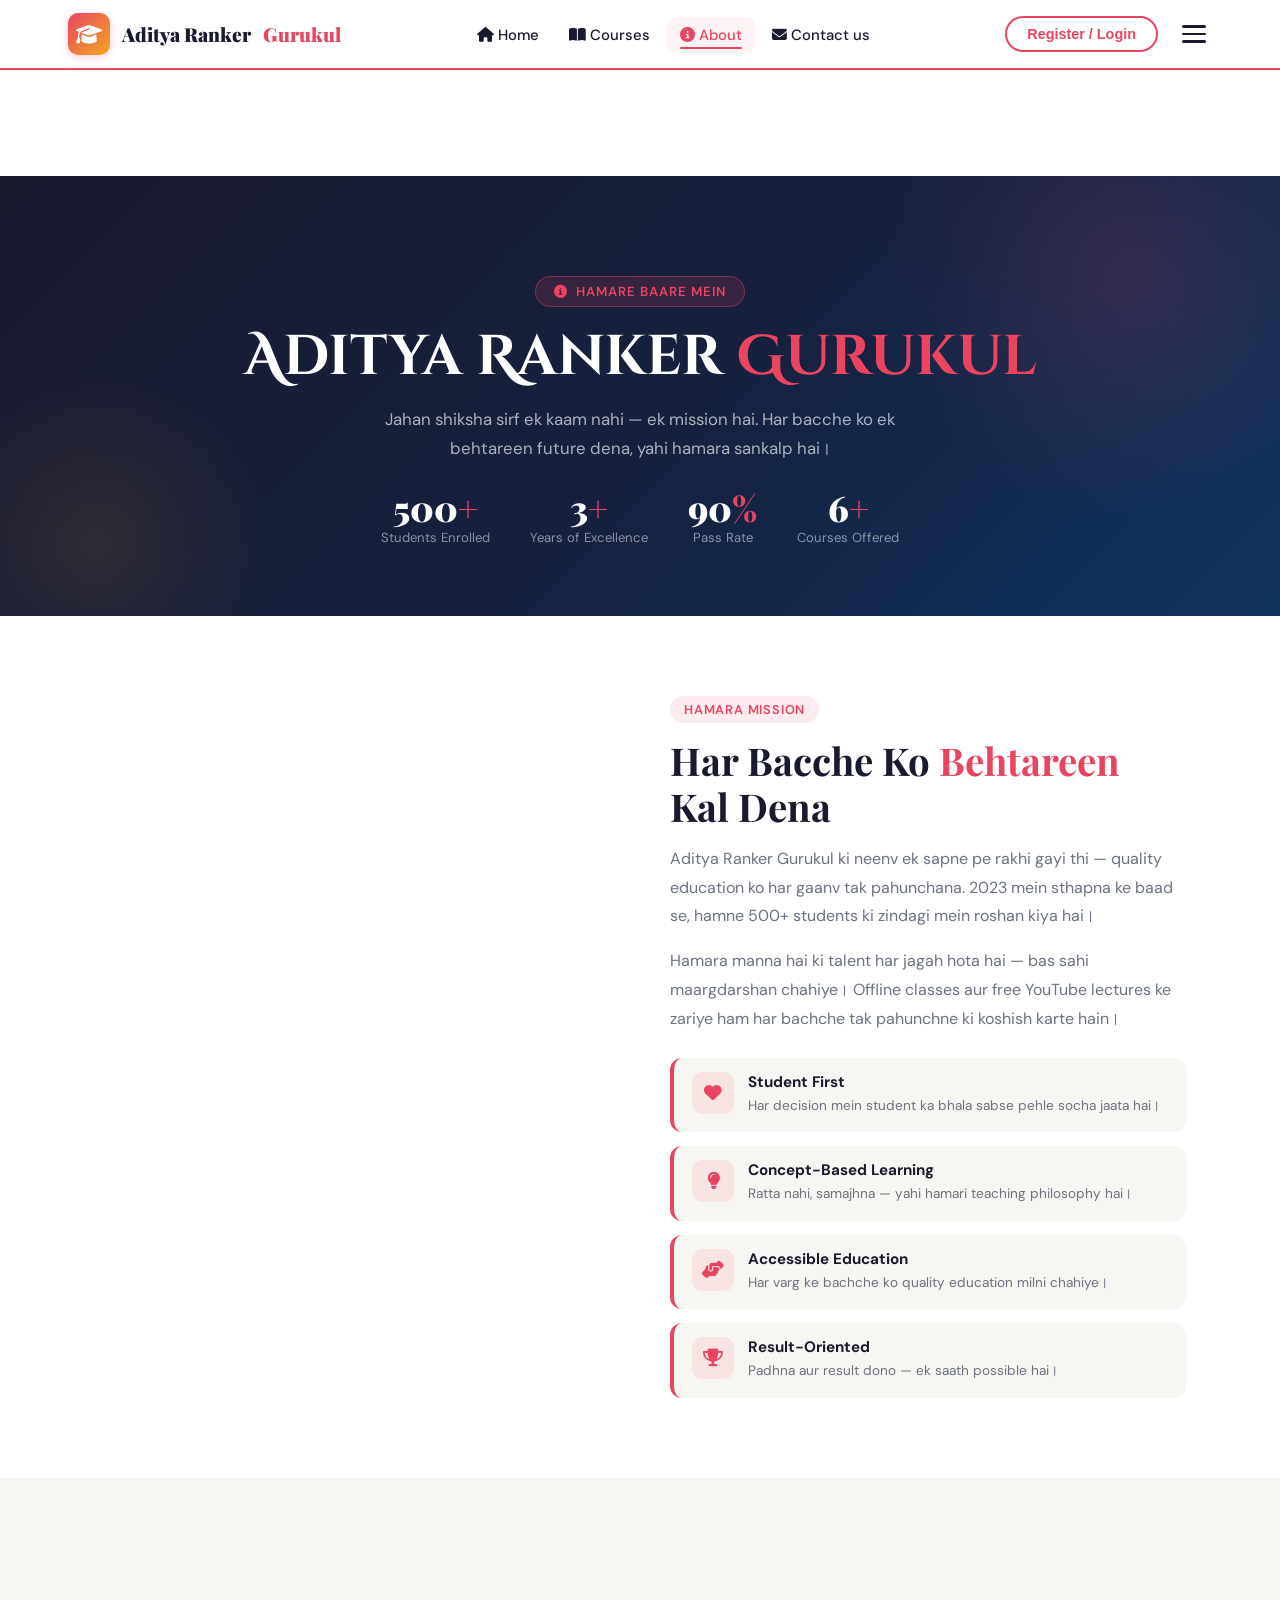
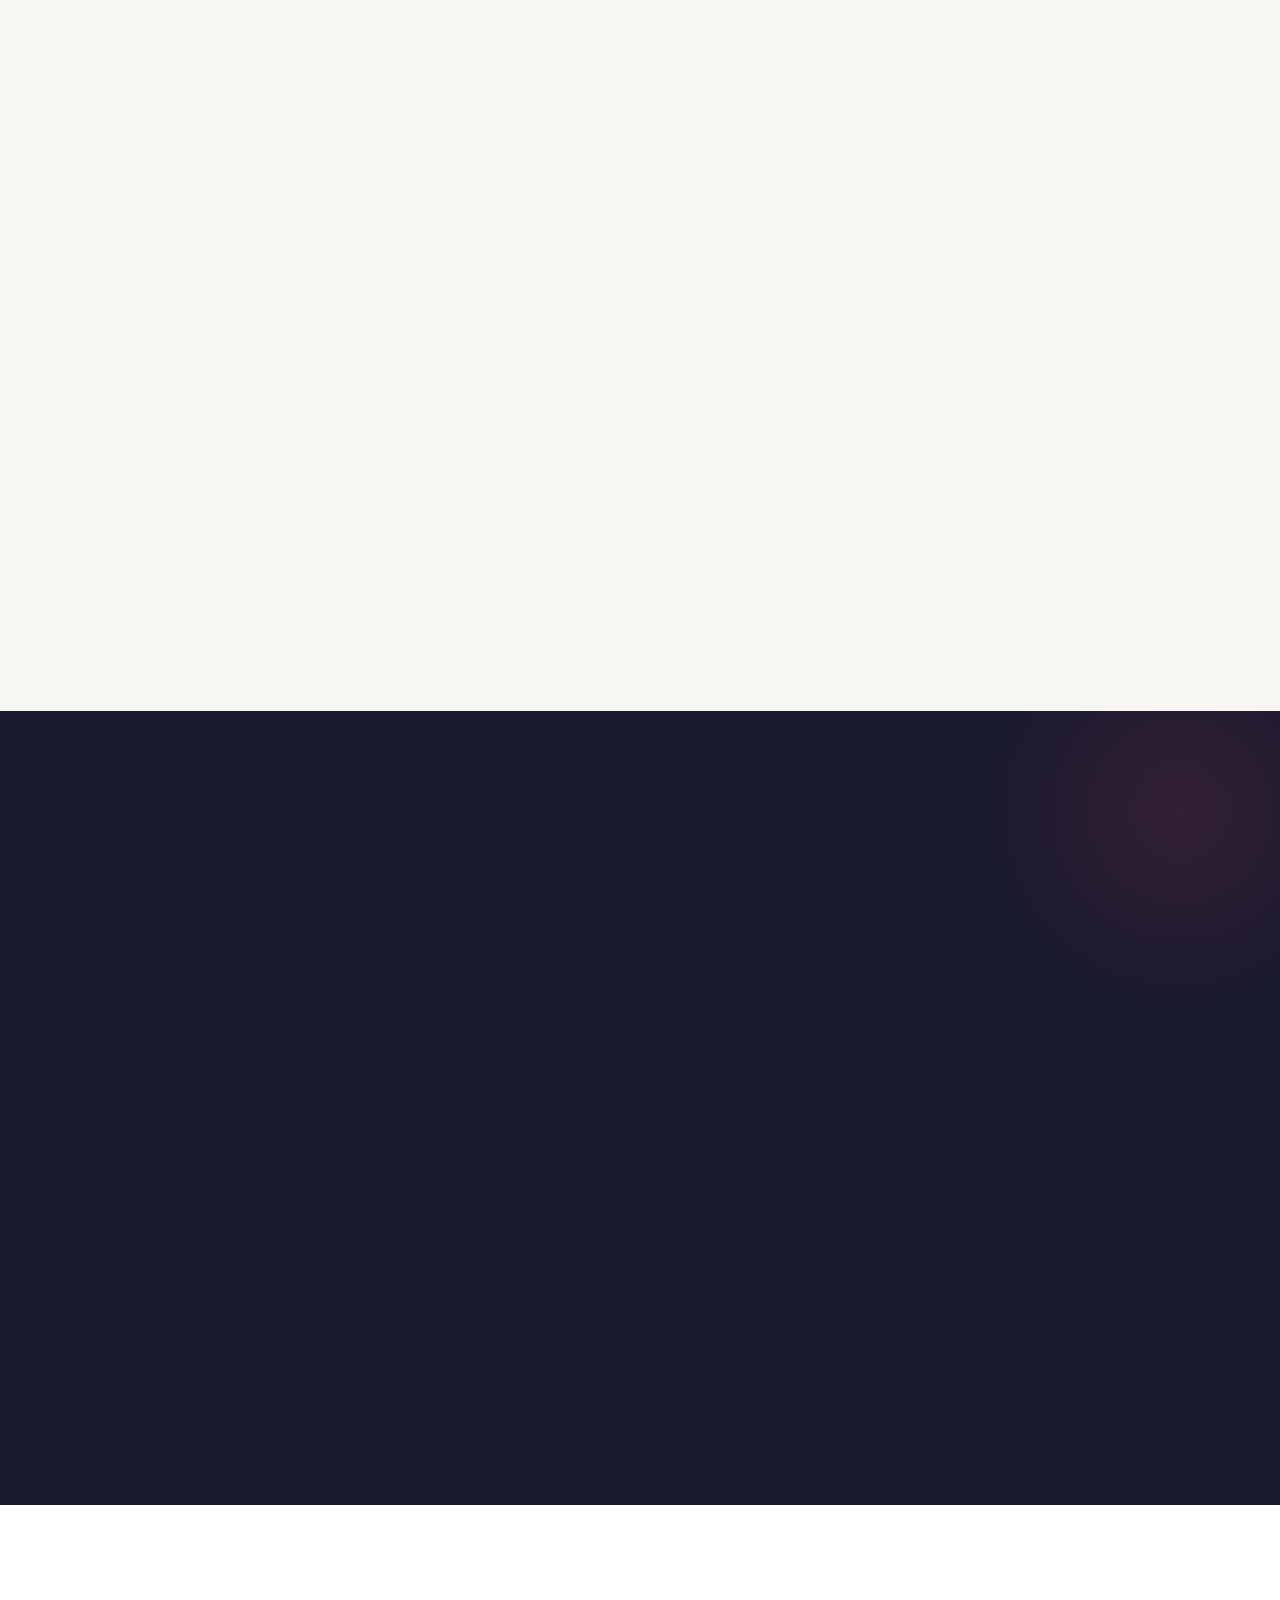
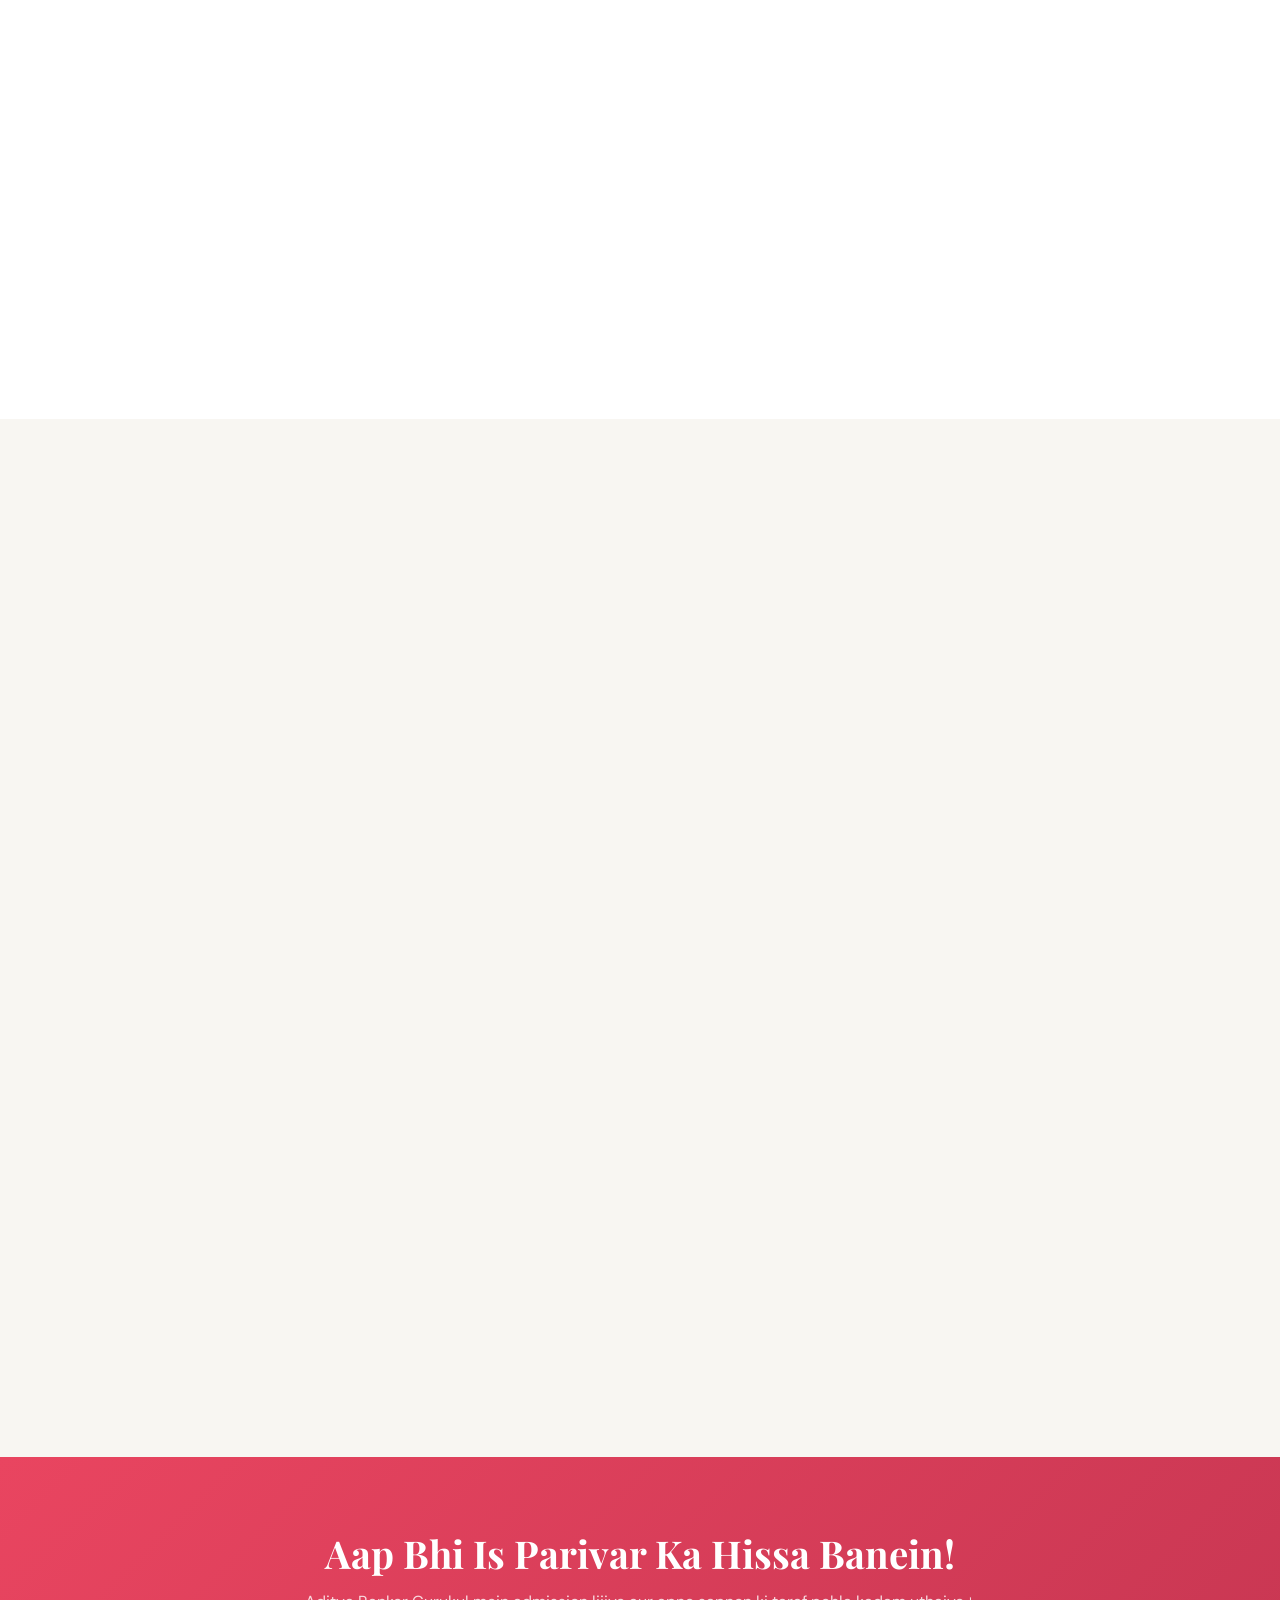
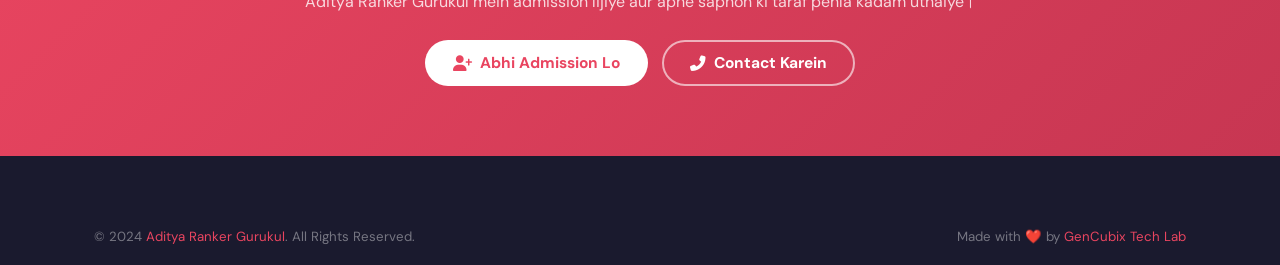
<file: about.html>
<!DOCTYPE html>
<html lang="en">
<head>
  <meta charset="UTF-8"/>
  <meta name="viewport" content="width=device-width, initial-scale=1.0"/>
  <title>About Us – Aditya Ranker Gurukul</title>
  <link href="https://fonts.googleapis.com/css2?family=Playfair+Display:ital,wght@0,700;0,900;1,700&family=DM+Sans:wght@300;400;500;600&family=Cinzel+Decorative:wght@700;900&display=swap" rel="stylesheet"/>
  <link rel="stylesheet" href="https://cdnjs.cloudflare.com/ajax/libs/font-awesome/6.5.0/css/all.min.css"/>
  <link rel="stylesheet" href="style.css"/>
  <style>
    .about-hero{background:linear-gradient(135deg,#1a1a2e 0%,#16213e 55%,#0f3460 100%);padding:100px 0 70px;position:relative;overflow:hidden;text-align:center;}
    .about-hero::before{content:'';position:absolute;width:500px;height:500px;border-radius:50%;background:radial-gradient(circle,rgba(233,69,96,0.15) 0%,transparent 70%);top:-150px;right:-100px;animation:pulse 6s ease-in-out infinite;}
    .about-hero::after{content:'';position:absolute;width:350px;height:350px;border-radius:50%;background:radial-gradient(circle,rgba(245,166,35,0.10) 0%,transparent 70%);bottom:-100px;left:-80px;animation:pulse 8s ease-in-out infinite reverse;}
    @keyframes pulse{0%,100%{transform:scale(1);}50%{transform:scale(1.1);}}
    .about-hero-tag{display:inline-block;background:rgba(233,69,96,0.15);border:1px solid rgba(233,69,96,0.4);color:#e94560;padding:6px 18px;border-radius:25px;font-size:0.82rem;font-weight:600;letter-spacing:1px;text-transform:uppercase;margin-bottom:18px;animation:fadeInDown 0.8s ease both;}
    .about-hero h1{font-family:'Cinzel Decorative',serif;font-size:clamp(1.8rem,5vw,3.5rem);color:#fff;line-height:1.15;margin-bottom:16px;animation:fadeInUp 0.9s 0.2s ease both;}
    .about-hero h1 span{color:#e94560;}
    .about-hero p{color:rgba(255,255,255,0.65);font-size:1.05rem;max-width:560px;margin:0 auto 28px;line-height:1.7;animation:fadeInUp 0.9s 0.35s ease both;}
    .about-hero-stats{display:flex;justify-content:center;gap:40px;flex-wrap:wrap;animation:fadeInUp 0.9s 0.5s ease both;position:relative;z-index:2;}
    .hs-item{text-align:center;}
    .hs-num{font-family:'Playfair Display',serif;font-size:2.2rem;font-weight:900;color:#fff;line-height:1;}
    .hs-num span{color:#e94560;}
    .hs-label{color:rgba(255,255,255,0.5);font-size:0.82rem;margin-top:3px;}
    @keyframes fadeInDown{from{opacity:0;transform:translateY(-20px);}to{opacity:1;transform:none;}}
    @keyframes fadeInUp{from{opacity:0;transform:translateY(28px);}to{opacity:1;transform:none;}}

    .mission-section{padding:80px 0;background:#fff;}
    .mission-grid{display:grid;grid-template-columns:1fr 1fr;gap:60px;align-items:center;}
    .mission-img{border-radius:24px;overflow:hidden;height:420px;background:linear-gradient(135deg,#1a1a2e,#e94560);display:flex;align-items:center;justify-content:center;position:relative;}
    .mission-img .placeholder-img{display:flex;flex-direction:column;align-items:center;gap:12px;color:rgba(255,255,255,0.6);}
    .mission-img .placeholder-img i{font-size:5rem;color:rgba(255,255,255,0.25);}
    .mission-img-badge{position:absolute;bottom:22px;left:22px;background:#e94560;color:#fff;padding:10px 18px;border-radius:12px;font-weight:700;font-size:1rem;}
    .mission-img-badge span{font-size:0.78rem;display:block;opacity:0.85;font-weight:400;}
    .section-tag-inline{display:inline-block;background:rgba(233,69,96,0.1);color:#e94560;padding:5px 14px;border-radius:20px;font-size:0.8rem;font-weight:600;letter-spacing:0.8px;text-transform:uppercase;margin-bottom:14px;}
    .mission-content h2{font-size:clamp(1.8rem,3vw,2.6rem);margin-bottom:16px;line-height:1.2;}
    .mission-content h2 span{color:#e94560;}
    .mission-content p{color:#6b7280;line-height:1.8;font-size:1rem;margin-bottom:16px;}
    .values-list{display:flex;flex-direction:column;gap:14px;margin-top:24px;}
    .value-item{display:flex;gap:14px;align-items:flex-start;padding:14px 18px;background:#f8f6f2;border-radius:12px;border-left:4px solid #e94560;transition:transform 0.3s,box-shadow 0.3s;}
    .value-item:hover{transform:translateX(6px);box-shadow:0 4px 18px rgba(233,69,96,0.12);}
    .value-icon{width:42px;height:42px;background:rgba(233,69,96,0.1);border-radius:10px;display:flex;align-items:center;justify-content:center;color:#e94560;font-size:1.1rem;flex-shrink:0;}
    .value-item h4{font-size:0.95rem;font-family:'DM Sans',sans-serif;font-weight:700;margin-bottom:2px;}
    .value-item p{font-size:0.85rem;color:#6b7280;margin:0;}
    @media(max-width:768px){.mission-grid{grid-template-columns:1fr;gap:36px;}.mission-img{height:260px;}}

    .teacher-section{padding:80px 0;background:#f8f6f2;}
    .teacher-big-card{max-width:960px;margin:0 auto;background:#fff;border-radius:28px;overflow:hidden;box-shadow:0 12px 48px rgba(26,26,46,0.10);display:grid;grid-template-columns:300px 1fr;}
    .teacher-left{background:linear-gradient(160deg,#1a1a2e,#0f3460);padding:40px 28px;display:flex;flex-direction:column;align-items:center;justify-content:center;text-align:center;}
    .teacher-photo-big{width:150px;height:150px;border-radius:50%;background:rgba(255,255,255,0.1);border:4px solid #e94560;display:flex;align-items:center;justify-content:center;font-size:4.5rem;color:rgba(255,255,255,0.3);margin-bottom:18px;overflow:hidden;flex-shrink:0;}
    .teacher-photo-big img{width:100%;height:100%;object-fit:cover;object-position:top center;border-radius:50%;}
    .teacher-left h3{color:#fff;font-size:1.5rem;margin-bottom:5px;}
    .tl-role{color:#e94560;font-size:0.88rem;font-weight:600;margin-bottom:12px;}
    .tl-exp{background:rgba(233,69,96,0.15);border:1px solid rgba(233,69,96,0.3);color:#e94560;padding:5px 13px;border-radius:20px;font-size:0.83rem;font-weight:600;margin-bottom:18px;}
    .teacher-subjects-left{display:flex;gap:7px;flex-wrap:wrap;justify-content:center;}
    .teacher-subjects-left span{padding:4px 10px;border-radius:20px;font-size:0.76rem;font-weight:600;background:rgba(255,255,255,0.1);color:rgba(255,255,255,0.8);border:1px solid rgba(255,255,255,0.15);}
    .teacher-right{padding:36px;}
    .teacher-right h4{font-size:1.05rem;font-family:'DM Sans',sans-serif;font-weight:700;margin-bottom:10px;color:#1a1a2e;}
    .teacher-right p{color:#6b7280;line-height:1.8;font-size:0.96rem;margin-bottom:14px;}
    .teacher-highlights{display:grid;grid-template-columns:1fr 1fr;gap:12px;margin-top:20px;}
    .th-item{background:#f8f6f2;border-radius:12px;padding:13px 15px;display:flex;align-items:center;gap:11px;border-bottom:3px solid #e94560;}
    .th-item i{color:#e94560;font-size:1.2rem;}
    .th-text{font-size:0.86rem;font-weight:600;color:#1a1a2e;}
    .th-sub{font-size:0.74rem;color:#6b7280;}
    @media(max-width:768px){.teacher-big-card{grid-template-columns:1fr;}.teacher-highlights{grid-template-columns:1fr;}.teacher-right{padding:24px 20px;}}

    .whyus-section{padding:80px 0;background:#1a1a2e;position:relative;overflow:hidden;}
    .whyus-section::before{content:'';position:absolute;width:400px;height:400px;border-radius:50%;background:radial-gradient(circle,rgba(233,69,96,0.12) 0%,transparent 70%);top:-100px;right:-100px;}
    .whyus-header{text-align:center;margin-bottom:48px;}
    .section-tag-white{display:inline-block;background:rgba(233,69,96,0.15);border:1px solid rgba(233,69,96,0.35);color:#e94560;padding:5px 16px;border-radius:20px;font-size:0.8rem;font-weight:600;letter-spacing:1px;text-transform:uppercase;margin-bottom:14px;}
    .whyus-header h2{color:#fff;font-size:clamp(1.8rem,3vw,2.6rem);margin-bottom:10px;}
    .whyus-header h2 span{color:#e94560;}
    .whyus-header p{color:rgba(255,255,255,0.5);font-size:1rem;max-width:500px;margin:0 auto;}
    .whyus-grid{display:grid;grid-template-columns:repeat(auto-fill,minmax(255px,1fr));gap:20px;position:relative;z-index:2;}
    .whyus-card{background:rgba(255,255,255,0.05);border:1px solid rgba(255,255,255,0.08);border-radius:18px;padding:26px 22px;text-align:center;transition:all 0.35s;}
    .whyus-card:hover{background:rgba(233,69,96,0.1);border-color:rgba(233,69,96,0.3);transform:translateY(-6px);box-shadow:0 14px 36px rgba(233,69,96,0.15);}
    .wc-icon{width:60px;height:60px;background:rgba(233,69,96,0.15);border-radius:15px;display:flex;align-items:center;justify-content:center;font-size:1.6rem;color:#e94560;margin:0 auto 14px;transition:all 0.3s;}
    .whyus-card:hover .wc-icon{background:#e94560;color:#fff;}
    .whyus-card h4{color:#fff;font-size:0.97rem;font-family:'DM Sans',sans-serif;font-weight:700;margin-bottom:7px;}
    .whyus-card p{color:rgba(255,255,255,0.5);font-size:0.85rem;line-height:1.6;}

    .toppers-strip{padding:80px 0;background:#fff;}
    .strip-grid{display:grid;grid-template-columns:repeat(auto-fill,minmax(155px,1fr));gap:18px;}
    .strip-card{background:#f8f6f2;border-radius:16px;padding:20px 14px;text-align:center;border:2px solid transparent;transition:all 0.3s;}
    .strip-card:hover{border-color:#e94560;transform:translateY(-6px);box-shadow:0 12px 32px rgba(233,69,96,0.13);}
    .strip-photo{width:78px;height:78px;border-radius:50%;background:linear-gradient(135deg,#1a1a2e,#e94560);margin:0 auto 10px;display:flex;align-items:center;justify-content:center;font-size:1.9rem;color:rgba(255,255,255,0.35);border:3px solid #e94560;overflow:hidden;}
    .strip-photo img{width:100%;height:100%;object-fit:cover;object-position:top center;border-radius:50%;}
    .strip-rank{display:inline-block;background:linear-gradient(135deg,#f5a623,#d4a017);color:#fff;padding:2px 10px;border-radius:20px;font-size:0.73rem;font-weight:700;margin-bottom:7px;}
    .strip-name{font-size:0.9rem;font-weight:700;font-family:'DM Sans',sans-serif;margin-bottom:2px;}
    .strip-score{font-size:0.78rem;color:#6b7280;}

    .journey-section{padding:80px 0;background:#f8f6f2;}
    .timeline{max-width:700px;margin:0 auto;position:relative;}
    .timeline::before{content:'';position:absolute;left:50%;transform:translateX(-50%);width:2px;top:0;bottom:0;background:linear-gradient(180deg,#e94560,#f5a623);}
    .tl-item{display:flex;gap:28px;margin-bottom:40px;position:relative;align-items:flex-start;}
    .tl-item:nth-child(even){flex-direction:row-reverse;}
    .tl-item:nth-child(even) .tl-content{text-align:right;}
    .tl-dot{width:42px;height:42px;background:#e94560;border-radius:50%;display:flex;align-items:center;justify-content:center;color:#fff;font-size:0.95rem;flex-shrink:0;position:relative;z-index:2;box-shadow:0 4px 14px rgba(233,69,96,0.4);margin-top:3px;}
    .tl-content{flex:1;}
    .tl-year{display:inline-block;background:#e94560;color:#fff;padding:2px 11px;border-radius:20px;font-size:0.78rem;font-weight:700;margin-bottom:7px;}
    .tl-content h4{font-size:1rem;font-family:'DM Sans',sans-serif;font-weight:700;margin-bottom:5px;}
    .tl-content p{font-size:0.87rem;color:#6b7280;line-height:1.7;}
    @media(max-width:600px){.timeline::before{left:20px;transform:none;}.tl-item,.tl-item:nth-child(even){flex-direction:row;}.tl-item:nth-child(even) .tl-content{text-align:left;}}

    .cta-section{padding:70px 0;background:linear-gradient(135deg,#e94560,#c73652);text-align:center;position:relative;overflow:hidden;}
    .cta-section h2{color:#fff;font-size:clamp(1.7rem,3vw,2.4rem);margin-bottom:12px;position:relative;z-index:2;}
    .cta-section p{color:rgba(255,255,255,0.8);font-size:1rem;margin-bottom:28px;position:relative;z-index:2;}
    .cta-btns{display:flex;gap:14px;justify-content:center;flex-wrap:wrap;position:relative;z-index:2;}
    .cta-btn-white{background:#fff;color:#e94560;padding:12px 28px;border-radius:30px;font-weight:700;font-size:0.97rem;transition:all 0.3s;display:inline-flex;align-items:center;gap:8px;}
    .cta-btn-white:hover{transform:translateY(-3px);box-shadow:0 8px 24px rgba(0,0,0,0.15);}
    .cta-btn-outline{border:2px solid rgba(255,255,255,0.6);color:#fff;padding:11px 26px;border-radius:30px;font-weight:700;font-size:0.97rem;transition:all 0.3s;display:inline-flex;align-items:center;gap:8px;background:transparent;}
    .cta-btn-outline:hover{background:rgba(255,255,255,0.1);border-color:#fff;transform:translateY(-3px);}

    .sh{text-align:center;margin-bottom:48px;}
    .sh .tag{display:inline-block;background:rgba(233,69,96,0.10);color:#e94560;padding:5px 16px;border-radius:20px;font-size:0.8rem;font-weight:600;letter-spacing:1px;text-transform:uppercase;margin-bottom:14px;}
    .sh h2{font-size:clamp(1.8rem,3vw,2.6rem);margin-bottom:12px;}
    .sh h2 span{color:#e94560;}
    .sh .line{width:56px;height:4px;background:linear-gradient(90deg,#e94560,#f5a623);border-radius:2px;margin:0 auto 12px;}
    .sh p{color:#6b7280;font-size:1rem;max-width:520px;margin:0 auto;}
  </style>
</head>
<body>

<nav id="navbar">
  <div class="nav-inner">
    <a href="index.html" class="nav-logo">
      <div class="logo-icon"><i class="fas fa-graduation-cap"></i></div>
      Aditya Ranker <span>Gurukul</span>
    </a>
    <ul class="nav-menu" id="desktopMenu">
      <li><a href="index.html"><i class="fas fa-home"></i> Home</a></li>
      <li><a href="index.html"><i class="fas fa-book-open"></i> Courses</a></li>
      <li><a href="about.html" class="active-link"><i class="fas fa-info-circle"></i> About</a></li>
      <li><a href="index.html"><i class="fas fa-envelope"></i> Contact us</a></li>
    </ul>
    <div class="nav-right">
      <button class="btn-register" onclick="openModal()">Register / Login</button>
      <div class="hamburger" id="hamburger" onclick="toggleDropdown()">
        <span class="bar"></span><span class="bar"></span><span class="bar"></span>
      </div>
    </div>
  </div>
  <ul class="dropdown-menu" id="dropdownMenu">
    <li><a href="index.html" onclick="closeDropdown()"><i class="fas fa-home"></i> Home</a></li>
    <li><a href="admission.html" onclick="closeDropdown()"><i class="fas fa-user-plus"></i> Admission Form</a></li>
    <li><a href="about.html" onclick="closeDropdown()"><i class="fas fa-info-circle"></i> About</a></li>
    <li><a href="contact.html" onclick="closeDropdown()"><i class="fas fa-envelope"></i> Contact us</a></li>
    <li><a href="result.html" onclick="closeDropdown()"><i class="fas fa-poll"></i> Result Checker</a></li>
  </ul>
</nav>

<div style="height:68px;"></div>

<!-- HERO -->
<div class="about-hero">
  <div class="container" style="position:relative;z-index:2;">
    <div class="about-hero-tag"><i class="fas fa-info-circle"></i> &nbsp;Hamare Baare Mein</div>
    <h1>Aditya Ranker <span>Gurukul</span></h1>
    <p>Jahan shiksha sirf ek kaam nahi — ek mission hai. Har bacche ko ek behtareen future dena, yahi hamara sankalp hai।</p>
    <div class="about-hero-stats">
      <div class="hs-item"><div class="hs-num">500<span>+</span></div><div class="hs-label">Students Enrolled</div></div>
      <div class="hs-item"><div class="hs-num">3<span>+</span></div><div class="hs-label">Years of Excellence</div></div>
      <div class="hs-item"><div class="hs-num">90<span>%</span></div><div class="hs-label">Pass Rate</div></div>
      <div class="hs-item"><div class="hs-num">6<span>+</span></div><div class="hs-label">Courses Offered</div></div>
    </div>
  </div>
</div>

<!-- MISSION -->
<section class="mission-section">
  <div class="container">
    <div class="mission-grid">
      <div class="mission-img reveal">
        <!-- <img src="images/coaching.jpg" alt="Coaching" style="width:100%;height:100%;object-fit:cover;"/> -->
        <div class="placeholder-img"><i class="fas fa-school"></i><p>📷 coaching.jpg</p><small>images/ folder mein rakho</small></div>
        <div class="mission-img-badge">Est. 2023<span>Shaping Futures</span></div>
      </div>
      <div class="mission-content reveal">
        <div class="section-tag-inline">Hamara Mission</div>
        <h2>Har Bacche Ko <span>Behtareen</span> Kal Dena</h2>
        <p>Aditya Ranker Gurukul ki neenv ek sapne pe rakhi gayi thi — quality education ko har gaanv tak pahunchana. 2023 mein sthapna ke baad se, hamne 500+ students ki zindagi mein roshan kiya hai।</p>
        <p>Hamara manna hai ki talent har jagah hota hai — bas sahi maargdarshan chahiye। Offline classes aur free YouTube lectures ke zariye ham har bachche tak pahunchne ki koshish karte hain।</p>
        <div class="values-list">
          <div class="value-item"><div class="value-icon"><i class="fas fa-heart"></i></div><div><h4>Student First</h4><p>Har decision mein student ka bhala sabse pehle socha jaata hai।</p></div></div>
          <div class="value-item"><div class="value-icon"><i class="fas fa-lightbulb"></i></div><div><h4>Concept-Based Learning</h4><p>Ratta nahi, samajhna — yahi hamari teaching philosophy hai।</p></div></div>
          <div class="value-item"><div class="value-icon"><i class="fas fa-hands-helping"></i></div><div><h4>Accessible Education</h4><p>Har varg ke bachche ko quality education milni chahiye।</p></div></div>
          <div class="value-item"><div class="value-icon"><i class="fas fa-trophy"></i></div><div><h4>Result-Oriented</h4><p>Padhna aur result dono — ek saath possible hai।</p></div></div>
        </div>
      </div>
    </div>
  </div>
</section>

<!-- TEACHER -->
<section class="teacher-section">
  <div class="container">
    <div class="sh reveal">
      <div class="tag">Meet Your Mentor</div>
      <h2>Aditya <span>Sir</span> — Hamare Shikshak</h2>
      <div class="line"></div>
      <p>Ek aisa shikshak jo sirf syllabus nahi, zindagi bhi sikhata hai।</p>
    </div>
    <div class="teacher-big-card reveal">
      <div class="teacher-left">
        <div class="teacher-photo-big">
          <!-- <img src="images/aditya-sir.jpg" alt="Aditya Sir"/> -->
          <i class="fas fa-user"></i>
        </div>
        <h3>Aditya Sir</h3>
        <div class="tl-role"><i class="fas fa-chalkboard-teacher"></i> Lead Educator &amp; Founder</div>
        <div class="tl-exp"><i class="fas fa-award"></i> 3+ Years Experience</div>
        <div class="teacher-subjects-left">
          <span>Mathematics</span><span>Science</span><span>Social Studies</span><span>Hindi</span><span>English</span>
        </div>
      </div>
      <div class="teacher-right">
        <h4>Aditya Sir ke Baare Mein</h4>
        <p>Aditya Sir ek aisa naam hai jo is region ke hazaron students ke dil mein ek special jagah rakhta hai। Unki teaching style concept-based aur student-friendly hai — woh tab tak padhate hain jab tak har student samajh na jaaye।</p>
        <p>Unka manna hai ki "Padhna tab sahi hota hai jab samajh ke ho — rishte nahi, concepts yaad karo।" Yahi philosophy unhe baaki sabse alag banati hai।</p>
        <p>Regular feedback sessions, personal doubt solving, aur har student ki progress pe khaas dhyan — yahi cheezein Aditya Sir ko ek exceptional mentor banati hain।</p>
        <div class="teacher-highlights">
          <div class="th-item"><i class="fas fa-users"></i><div><div class="th-text">500+ Students</div><div class="th-sub">Successfully taught</div></div></div>
          <div class="th-item"><i class="fas fa-star"></i><div><div class="th-text">90% Pass Rate</div><div class="th-sub">Consistent results</div></div></div>
          <div class="th-item"><i class="fab fa-youtube"></i><div><div class="th-text">YouTube Classes</div><div class="th-sub">Free for all</div></div></div>
          <div class="th-item"><i class="fas fa-clock"></i><div><div class="th-text">3+ Years</div><div class="th-sub">Teaching experience</div></div></div>
        </div>
      </div>
    </div>
  </div>
</section>

<!-- WHY US -->
<section class="whyus-section">
  <div class="container">
    <div class="whyus-header reveal">
      <div class="section-tag-white">Why Choose Us</div>
      <h2>Hum Kyun Hain <span>Khaas?</span></h2>
      <p>Sirf coaching nahi — ek complete learning ecosystem।</p>
    </div>
    <div class="whyus-grid reveal">
      <div class="whyus-card"><div class="wc-icon"><i class="fas fa-users"></i></div><h4>junior student</h4><p>Limited students per batch — isliye har student ko milta hai individual attention.</p></div>
      <div class="whyus-card"><div class="wc-icon"><i class="fab fa-youtube"></i></div><h4>Free YouTube Classes</h4><p>Sabhi recorded lectures YouTube pe free available hain — kabhi bhi seekho.</p></div>
      <div class="whyus-card"><div class="wc-icon"><i class="fas fa-file-alt"></i></div><h4>Free Study Material</h4><p>Notes, worksheets, practice papers — sab enrolled students ko bilkul free.</p></div>
      <div class="whyus-card"><div class="wc-icon"><i class="fas fa-comments"></i></div><h4>Doubt Resolution</h4><p>Online aur offline dono tarike se doubts solve hote hain।</p></div>
      <div class="whyus-card"><div class="wc-icon"><i class="fas fa-map-marker-alt"></i></div><h4>Rural Reach</h4><p>Gaanv ke bachche bhi quality education se wanchit na rahen।</p></div>
      <div class="whyus-card"><div class="wc-icon"><i class="fas fa-chart-line"></i></div><h4>Proven Track Record</h4><p>District toppers — hamare students har saal result se aage nikalte hain।</p></div>
    </div>
  </div>
</section>

<!-- TOPPERS -->
<section class="toppers-strip">
  <div class="container">
    <div class="sh reveal">
      <div class="tag">Our Pride</div>
      <h2>Hamare <span>Star Toppers</span></h2>
      <div class="line"></div>
    </div>
    <div class="strip-grid reveal">
      <div class="strip-card"><div class="strip-photo"><!-- <img src="images/topper1.jpg"/> --><i class="fas fa-user"></i></div><div class="strip-rank">🥇 Rank 1</div><div class="strip-name">komal kumari</div><div class="strip-score">90% · Class 10</div></div>
      <div class="strip-card"><div class="strip-photo"><!-- <img src="images/topper2.jpg"/> --><i class="fas fa-user"></i></div><div class="strip-rank">🥈 Rank 2</div><div class="strip-name">raja kumar</div><div class="strip-score">85% · Class 10</div></div>
      <div class="strip-card"><div class="strip-photo"><!-- <img src="images/topper3.jpg"/> --><i class="fas fa-user"></i></div><div class="strip-rank">🥉 Rank 3</div><div class="strip-name">neha kumari</div><div class="strip-score">82.6% · Class 10</div></div>
      <div class="strip-card"><div class="strip-photo"><!-- <img src="images/topper4.jpg"/> --><i class="fas fa-user"></i></div><div class="strip-rank">⭐ Rank 4</div><div class="strip-name">astuti kumari</div><div class="strip-score">81.8% · Class 10</div></div>
      <div class="strip-card"><div class="strip-photo"><!-- <img src="images/topper5.jpg"/> --><i class="fas fa-user"></i></div><div class="strip-rank">⭐ Rank 5</div><div class="strip-name">vikash kumar</div><div class="strip-score">78.8% · Class 10</div></div>

    </div>
  </div>
</section>

<!-- TIMELINE -->
<section class="journey-section">
  <div class="container">
    <div class="sh reveal">
      <div class="tag">Hamari Kahani</div>
      <h2>Hamara <span>Safar</span></h2>
      <div class="line"></div>
      <p>2023 se lekar aaj tak — ek chhote sapne se ek badi pehchaan tak।</p>
    </div>
    <div class="timeline reveal">
      <div class="tl-item"><div class="tl-dot"><i class="fas fa-rocket"></i></div><div class="tl-content"><div class="tl-year">2023</div><h4>Gurukul ki Sthapna</h4><p>Ek chhote kamre se shuruat — Aditya Sir ne apne gaanv ke bachcho ko quality education dene ka sapna dekha aur use pura kiya।</p></div></div>
      <div class="tl-item"><div class="tl-dot"><i class="fas fa-users"></i></div><div class="tl-content"><div class="tl-year">2024</div><h4>100+ Students ka Parivar</h4><p>Pahle saal mein hi 100 se zyada students judey aur word-of-mouth se naam failne laga।</p></div></div>
      <div class="tl-item"><div class="tl-dot"><i class="fab fa-youtube"></i></div><div class="tl-content"><div class="tl-year">2025</div><h4>YouTube Channel Launch</h4><p>Sirf offline nahi — YouTube pe free classes shuru ki taaki door-duraaz ke bachche bhi seekh sakein।</p></div></div>
      <div class="tl-item"><div class="tl-dot"><i class="fas fa-trophy"></i></div><div class="tl-content"><div class="tl-year">2026</div><h4>District Topper Achieved</h4><p>Hamare students ne district exam mein top kiya — yeh hamari mehnat ka sabse bada inaam tha।</p></div></div>
      <div class="tl-item"><div class="tl-dot"><i class="fas fa-star"></i></div><div class="tl-content"><div class="tl-year">Aaj</div><h4>500+ Students, Aage Badhna Jaari</h4><p>500 se zyada students, continuous improvement, aur ek aisa community jo ek doosre ko uthata hai।</p></div></div>
    </div>
  </div>
</section>

<!-- CTA -->
<section class="cta-section">
  <div class="container">
    <h2>Aap Bhi Is Parivar Ka Hissa Banein!</h2>
    <p>Aditya Ranker Gurukul mein admission lijiye aur apne sapnon ki taraf pehla kadam uthaiye।</p>
    <div class="cta-btns">
      <a href="admission.html" class="cta-btn-white"><i class="fas fa-user-plus"></i> Abhi Admission Lo</a>
      <a href="contact.html" class="cta-btn-outline"><i class="fas fa-phone-alt"></i> Contact Karein</a>
    </div>
  </div>
</section>

<footer>
  <div class="container">
    <div class="footer-bottom" style="border:none;padding:20px 0;">
      <p>© 2024 <span>Aditya Ranker Gurukul</span>. All Rights Reserved.</p>
      <p>Made with <span>❤️</span> by <span>GenCubix Tech Lab</span></p>
    </div>
  </div>
</footer>

<div class="modal-overlay" id="modalOverlay" onclick="closeModalOutside(event)">
  <div class="modal-box">
    <button class="modal-close" onclick="closeModal()"><i class="fas fa-times"></i></button>
    <div class="modal-tabs">
      <div class="modal-tab active" id="mtab-login" onclick="switchModalTab('login')">Login</div>
      <div class="modal-tab" id="mtab-register" onclick="switchModalTab('register')">Register</div>
    </div>
    <div class="modal-form active" id="mf-login">
      <div class="form-group"><label><i class="fas fa-phone"></i> Mobile</label><input type="tel" placeholder="Mobile"/></div>
      <div class="form-group"><label><i class="fas fa-lock"></i> Password</label><input type="password" placeholder="Password"/></div>
      <button class="btn-submit" onclick="alert('Coming soon!')"><i class="fas fa-sign-in-alt"></i> Login</button>
    </div>
    <div class="modal-form" id="mf-register">
      <div class="form-group"><label><i class="fas fa-user"></i> Name</label><input type="text" placeholder="Full name"/></div>
      <div class="form-group"><label><i class="fas fa-phone"></i> Mobile</label><input type="tel" placeholder="10-digit"/></div>
      <div class="form-group"><label><i class="fas fa-lock"></i> Password</label><input type="password" placeholder="Password"/></div>
      <button class="btn-submit" onclick="alert('Coming soon!')"><i class="fas fa-user-plus"></i> Register</button>
    </div>
  </div>
</div>

<button class="scroll-top" id="scrollTop" onclick="window.scrollTo({top:0,behavior:'smooth'})"><i class="fas fa-arrow-up"></i></button>
<script src="script.js"></script>
</body>
</html>
</file>
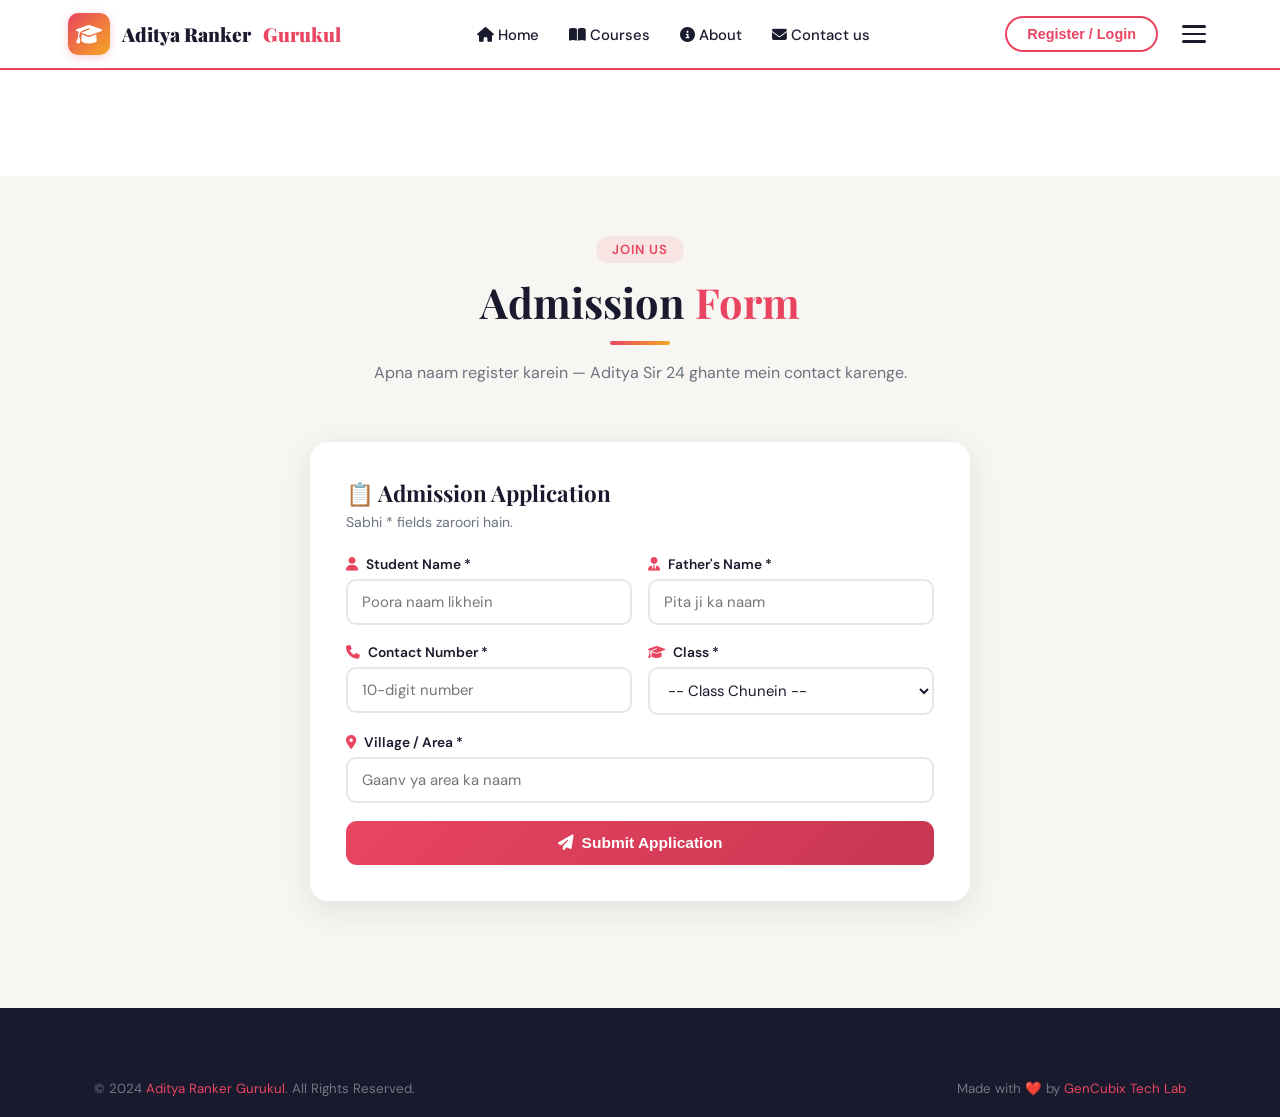
<file: admission.html>
<!DOCTYPE html>
<html lang="en">
<head>
  <meta charset="UTF-8"/>
  <meta name="viewport" content="width=device-width, initial-scale=1.0"/>
  <title>Admission Form – Aditya Ranker Gurukul</title>
  <link href="https://fonts.googleapis.com/css2?family=Playfair+Display:wght@700;900&family=DM+Sans:wght@300;400;500;600&family=Cinzel+Decorative:wght@700&display=swap" rel="stylesheet"/>
  <link rel="stylesheet" href="https://cdnjs.cloudflare.com/ajax/libs/font-awesome/6.5.0/css/all.min.css"/>
  <link rel="stylesheet" href="style.css"/>
</head>
<body>

<nav id="navbar">
  <div class="nav-inner">
    <a href="index.html" class="nav-logo">
      <div class="logo-icon"><i class="fas fa-graduation-cap"></i></div>
      Aditya Ranker <span>Gurukul</span>
    </a>
    <ul class="nav-menu" id="desktopMenu">
      <li><a href="index.html"><i class="fas fa-home"></i> Home</a></li>
      <li><a href="#courses"><i class="fas fa-book-open"></i> Courses</a></li>
      <li><a href="about.html"><i class="fas fa-info-circle"></i> About</a></li>
      <li><a href="contact.html"><i class="fas fa-envelope"></i> Contact us</a></li>
    </ul>
    <div class="nav-right">
      <button class="btn-register" onclick="openModal()">Register / Login</button>
      <div class="hamburger" id="hamburger" onclick="toggleDropdown()">
        <span class="bar"></span><span class="bar"></span><span class="bar"></span>
      </div>
    </div>
  </div>
  <ul class="dropdown-menu" id="dropdownMenu">
    <li><a href="index.html" onclick="closeDropdown()"><i class="fas fa-home"></i> Home</a></li>
    <li><a href="admission.html" onclick="closeDropdown()"><i class="fas fa-user-plus"></i> Admission Form</a></li>
    <li><a href="about.html" onclick="closeDropdown()"><i class="fas fa-info-circle"></i> About</a></li>
    <li><a href="contact.html" onclick="closeDropdown()"><i class="fas fa-envelope"></i> Contact us</a></li>
    <li><a href="result.html" onclick="closeDropdown()"><i class="fas fa-poll"></i> Result Checker</a></li>
  </ul>
</nav>

<div style="height:68px;"></div>

<section style="padding:60px 0;background:var(--offwhite);min-height:calc(100vh - 68px);">
  <div class="container">
    <div class="section-header">
      <div class="section-tag">Join Us</div>
      <h2 class="section-title">Admission <span>Form</span></h2>
      <div class="section-line"></div>
      <p class="section-desc">Apna naam register karein — Aditya Sir 24 ghante mein contact karenge.</p>
    </div>

    <div class="form-card" style="max-width:660px;">
      <h3>📋 Admission Application</h3>
      <p class="form-sub">Sabhi * fields zaroori hain.</p>

      <!--
        ★ FORMSPREE READY — tumhara link already connected hai!
        Kuch change karne ki zaroorat nahi.
      -->
      <form id="admissionForm"
            action="https://formspree.io/f/xkokrydq"
            method="POST"
            onsubmit="return handleAdmission(this)">

        <input type="hidden" name="_subject" value="🎓 New Admission – Aditya Ranker Gurukul"/>

        <div class="form-row">
          <div class="form-group">
            <label><i class="fas fa-user"></i> Student Name *</label>
            <input type="text" name="Student Name" id="studentName" placeholder="Poora naam likhein" required/>
          </div>
          <div class="form-group">
            <label><i class="fas fa-user-tie"></i> Father's Name *</label>
            <input type="text" name="Father Name" id="fatherName" placeholder="Pita ji ka naam" required/>
          </div>
        </div>
        <div class="form-row">
          <div class="form-group">
            <label><i class="fas fa-phone"></i> Contact Number *</label>
            <input type="tel" name="Contact Number" id="contact" placeholder="10-digit number" maxlength="10" required/>
          </div>
          <div class="form-group">
            <label><i class="fas fa-graduation-cap"></i> Class *</label>
            <select name="Class" id="classSelect" required>
              <option value="">-- Class Chunein --</option>
              <option>Class 1</option><option>Class 2</option><option>Class 3</option>
              <option>Class 4</option><option>Class 5</option><option>Class 6</option>
              <option>Class 7</option><option>Class 8</option><option>Class 9</option>
              <option>Class 10</option>
              <option>Class 11 – Science</option><option>Class 11 – Arts</option>
              <option>Class 12 – Science</option><option>Class 12 – Arts</option>
            </select>
          </div>
        </div>
        <div class="form-group">
          <label><i class="fas fa-map-marker-alt"></i> Village / Area *</label>
          <input type="text" name="Village" id="village" placeholder="Gaanv ya area ka naam" required/>
        </div>

        <button type="submit" class="btn-submit" id="submitBtn">
          <i class="fas fa-paper-plane"></i> Submit Application
        </button>

        <div class="success-msg" id="admissionSuccess">
          <i class="fas fa-check-circle"></i>
          आवेदन सफलतापूर्वक भेज दिया गया! 🎉
          <br><small>Aditya Sir 24 ghante mein aapse contact karenge.</small>
        </div>
        <div class="error-msg" id="admissionError">
          <i class="fas fa-times-circle"></i> Kuch galat hua. Dobara try karein.
        </div>
      </form>
    </div>
  </div>
</section>

<footer>
  <div class="container">
    <div class="footer-bottom" style="border:none;padding:20px 0;">
      <p>© 2024 <span>Aditya Ranker Gurukul</span>. All Rights Reserved.</p>
      <p>Made with <span>❤️</span> by <span>GenCubix Tech Lab</span></p>
    </div>
  </div>
</footer>

<!-- MODAL -->
<div class="modal-overlay" id="modalOverlay" onclick="closeModalOutside(event)">
  <div class="modal-box">
    <button class="modal-close" onclick="closeModal()"><i class="fas fa-times"></i></button>
    <div class="modal-tabs">
      <div class="modal-tab active" id="mtab-login" onclick="switchModalTab('login')">Login</div>
      <div class="modal-tab" id="mtab-register" onclick="switchModalTab('register')">Register</div>
    </div>
    <div class="modal-form active" id="mf-login">
      <div class="form-group"><label><i class="fas fa-phone"></i> Mobile</label><input type="tel" placeholder="Mobile"/></div>
      <div class="form-group"><label><i class="fas fa-lock"></i> Password</label><input type="password" placeholder="Password"/></div>
      <button class="btn-submit" onclick="alert('Coming soon!')"><i class="fas fa-sign-in-alt"></i> Login</button>
    </div>
    <div class="modal-form" id="mf-register">
      <div class="form-group"><label><i class="fas fa-user"></i> Name</label><input type="text" placeholder="Full name"/></div>
      <div class="form-group"><label><i class="fas fa-phone"></i> Mobile</label><input type="tel" placeholder="10-digit"/></div>
      <div class="form-group"><label><i class="fas fa-lock"></i> Password</label><input type="password" placeholder="Password"/></div>
      <button class="btn-submit" onclick="alert('Coming soon!')"><i class="fas fa-user-plus"></i> Register</button>
    </div>
  </div>
</div>

<button class="scroll-top" id="scrollTop" onclick="window.scrollTo({top:0,behavior:'smooth'})"><i class="fas fa-arrow-up"></i></button>
<script src="script.js"></script>
<script>
/* Admission form handler */
function handleAdmission(form) {
  var name    = document.getElementById('studentName').value.trim();
  var father  = document.getElementById('fatherName').value.trim();
  var contact = document.getElementById('contact').value.trim();
  var cls     = document.getElementById('classSelect').value;
  var village = document.getElementById('village').value.trim();

  if (!name || !father || !contact || !cls || !village) {
    alert('⚠️ Sabhi * fields bharna zaroori hai!'); return false;
  }
  if (contact.length !== 10 || isNaN(contact)) {
    alert('⚠️ 10-digit valid mobile number daalo!'); return false;
  }

  var btn = document.getElementById('submitBtn');
  btn.innerHTML = '<i class="fas fa-spinner fa-spin"></i> Bhej rahe hain...';
  btn.disabled = true;

  fetch(form.action, {
    method: 'POST',
    body: new FormData(form),
    headers: { 'Accept': 'application/json' }
  })
  .then(function (r) {
    if (r.ok) {
      form.reset();
      document.getElementById('admissionSuccess').style.display = 'block';
      btn.innerHTML = '<i class="fas fa-check"></i> Submitted!';
      btn.style.background = 'linear-gradient(135deg,#059669,#047857)';
      setTimeout(function () {
        document.getElementById('admissionSuccess').style.display = 'none';
        btn.innerHTML = '<i class="fas fa-paper-plane"></i> Submit Application';
        btn.style.background = '';
        btn.disabled = false;
      }, 5000);
    } else {
      document.getElementById('admissionError').style.display = 'block';
      btn.innerHTML = '<i class="fas fa-paper-plane"></i> Submit Application';
      btn.disabled = false;
    }
  })
  .catch(function () {
    document.getElementById('admissionError').style.display = 'block';
    btn.innerHTML = '<i class="fas fa-paper-plane"></i> Submit Application';
    btn.disabled = false;
  });
  return false;
}
</script>
</body>
</html>
</file>
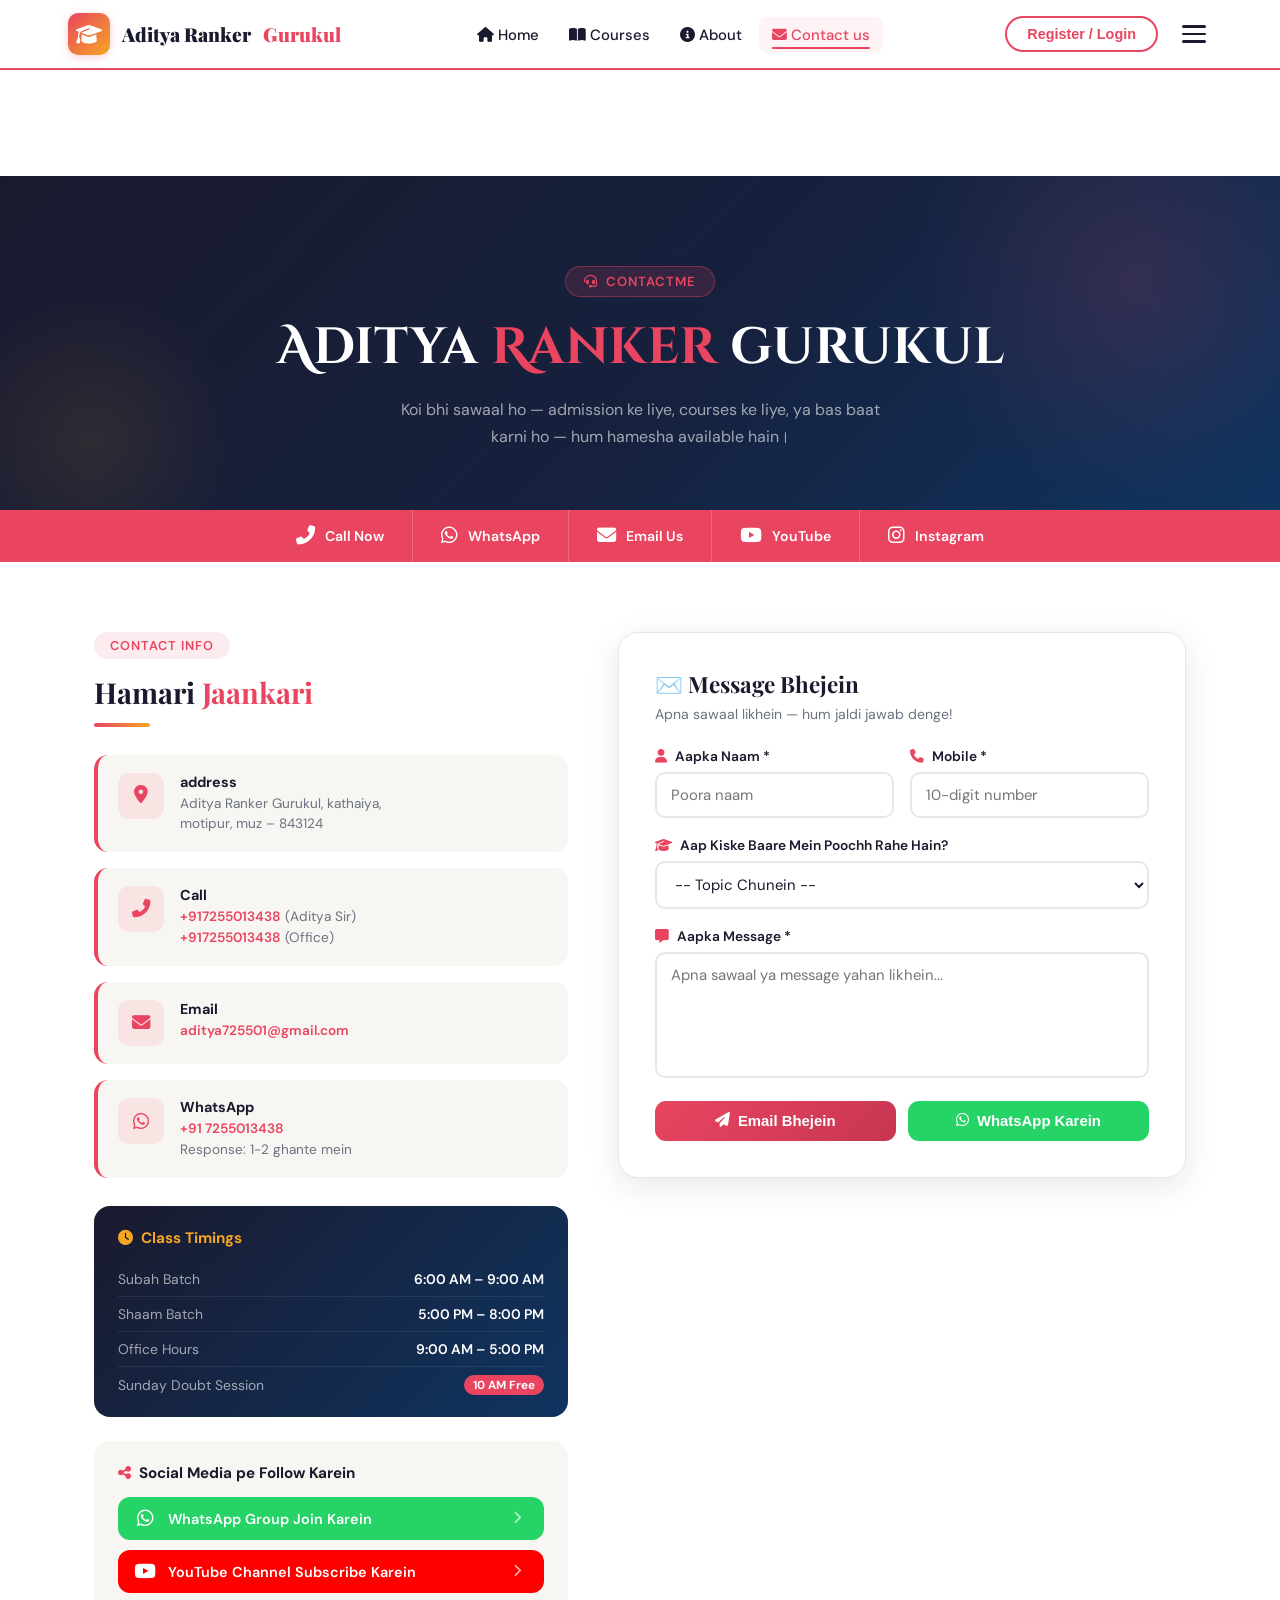
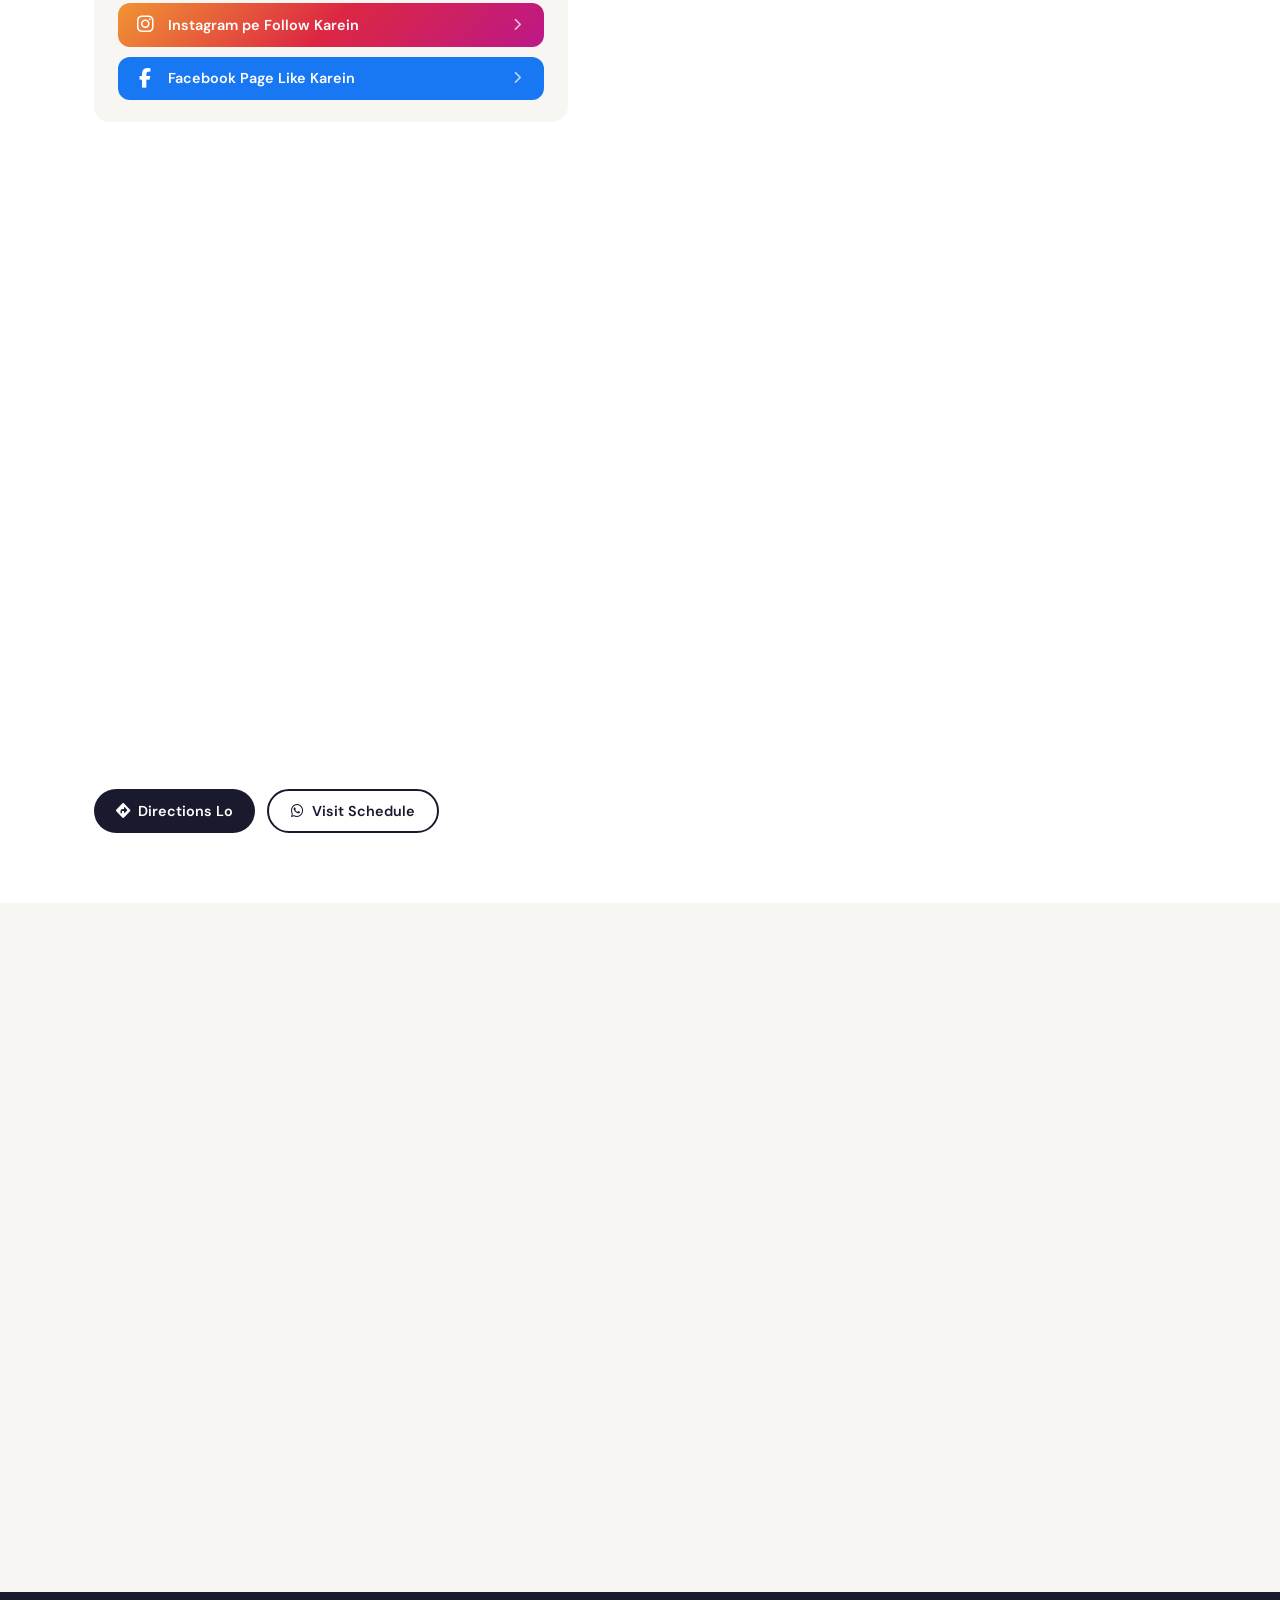
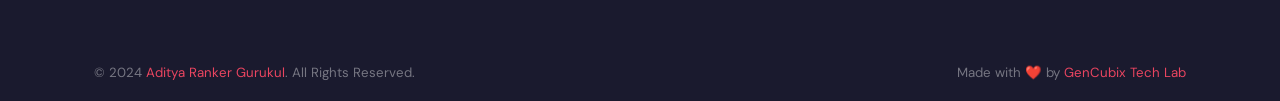
<file: contact.html>
<!DOCTYPE html>
<html lang="en">
<head>
  <meta charset="UTF-8"/>
  <meta name="viewport" content="width=device-width, initial-scale=1.0"/>
  <title>Contact Us – Aditya Ranker Gurukul</title>
  <link href="https://fonts.googleapis.com/css2?family=Playfair+Display:ital,wght@0,700;0,900;1,700&family=DM+Sans:wght@300;400;500;600&family=Cinzel+Decorative:wght@700&display=swap" rel="stylesheet"/>
  <link rel="stylesheet" href="https://cdnjs.cloudflare.com/ajax/libs/font-awesome/6.5.0/css/all.min.css"/>
  <link rel="stylesheet" href="style.css"/>
  <style>
    /* ===== CONTACT HERO ===== */
    .contact-hero{background:linear-gradient(135deg,#1a1a2e 0%,#16213e 55%,#0f3460 100%);padding:90px 0 60px;text-align:center;position:relative;overflow:hidden;}
    .contact-hero::before{content:'';position:absolute;width:450px;height:450px;border-radius:50%;background:radial-gradient(circle,rgba(233,69,96,0.15) 0%,transparent 70%);top:-120px;right:-80px;animation:pulse 6s ease-in-out infinite;}
    .contact-hero::after{content:'';position:absolute;width:300px;height:300px;border-radius:50%;background:radial-gradient(circle,rgba(245,166,35,0.10) 0%,transparent 70%);bottom:-80px;left:-60px;animation:pulse 8s ease-in-out infinite reverse;}
    @keyframes pulse{0%,100%{transform:scale(1);}50%{transform:scale(1.1);}}
    .contact-hero-tag{display:inline-block;background:rgba(233,69,96,0.15);border:1px solid rgba(233,69,96,0.4);color:#e94560;padding:6px 18px;border-radius:25px;font-size:0.82rem;font-weight:600;letter-spacing:1px;text-transform:uppercase;margin-bottom:16px;animation:fadeUp 0.8s ease both;}
    .contact-hero h1{font-family:'Cinzel Decorative',serif;font-size:clamp(1.8rem,4.5vw,3.2rem);color:#fff;margin-bottom:14px;animation:fadeUp 0.9s 0.2s ease both;}
    .contact-hero h1 span{color:#e94560;}
    .contact-hero p{color:rgba(255,255,255,0.6);font-size:1rem;max-width:500px;margin:0 auto;line-height:1.7;animation:fadeUp 0.9s 0.35s ease both;position:relative;z-index:2;}
    @keyframes fadeUp{from{opacity:0;transform:translateY(24px);}to{opacity:1;transform:none;}}

    /* ===== QUICK CONNECT STRIP ===== */
    .quick-strip{background:#e94560;padding:0;}
    .quick-strip-inner{display:flex;justify-content:center;flex-wrap:wrap;}
    .qs-item{display:flex;align-items:center;gap:10px;padding:16px 28px;color:#fff;border-right:1px solid rgba(255,255,255,0.2);cursor:pointer;transition:background 0.2s;text-decoration:none;}
    .qs-item:last-child{border:none;}
    .qs-item:hover{background:rgba(0,0,0,0.1);}
    .qs-item i{font-size:1.2rem;}
    .qs-item span{font-size:0.88rem;font-weight:600;}
    @media(max-width:600px){.qs-item{padding:12px 16px;}.qs-item span{display:none;}}

    /* ===== MAIN CONTACT SECTION ===== */
    .contact-main{padding:70px 0;background:#fff;}
    .contact-main-grid{display:grid;grid-template-columns:1fr 1.2fr;gap:50px;align-items:start;}
    @media(max-width:900px){.contact-main-grid{grid-template-columns:1fr;}}

    /* Info Cards */
    .info-cards{display:flex;flex-direction:column;gap:16px;margin-bottom:28px;}
    .info-card{display:flex;gap:16px;align-items:flex-start;padding:18px 20px;border-radius:14px;background:#f8f6f2;border-left:4px solid #e94560;transition:transform 0.3s,box-shadow 0.3s;}
    .info-card:hover{transform:translateX(5px);box-shadow:0 4px 18px rgba(233,69,96,0.12);}
    .info-card .ic-icon{width:46px;height:46px;background:rgba(233,69,96,0.1);border-radius:11px;display:flex;align-items:center;justify-content:center;color:#e94560;font-size:1.15rem;flex-shrink:0;}
    .info-card h4{font-size:0.9rem;font-family:'DM Sans',sans-serif;font-weight:700;margin-bottom:3px;}
    .info-card p{color:#6b7280;font-size:0.85rem;line-height:1.5;}
    .info-card a{color:#e94560;font-weight:600;text-decoration:none;}
    .info-card a:hover{text-decoration:underline;}

    /* Timing Box */
    .timing-box{background:linear-gradient(135deg,#1a1a2e,#0f3460);border-radius:16px;padding:22px 24px;color:#fff;margin-bottom:24px;}
    .timing-box h4{font-family:'DM Sans',sans-serif;font-weight:700;font-size:0.95rem;margin-bottom:14px;color:#f5a623;}
    .timing-row{display:flex;justify-content:space-between;align-items:center;padding:8px 0;border-bottom:1px solid rgba(255,255,255,0.08);font-size:0.87rem;}
    .timing-row:last-child{border:none;padding-bottom:0;}
    .timing-row .day{color:rgba(255,255,255,0.6);}
    .timing-row .time{color:#fff;font-weight:600;}
    .timing-row .badge{background:#e94560;color:#fff;padding:2px 9px;border-radius:20px;font-size:0.73rem;font-weight:700;}

    /* Social Section */
    .social-connect{background:#f8f6f2;border-radius:16px;padding:22px 24px;}
    .social-connect h4{font-family:'DM Sans',sans-serif;font-weight:700;font-size:0.95rem;margin-bottom:14px;color:#1a1a2e;}
    .social-btns{display:flex;flex-direction:column;gap:10px;}
    .social-btn{display:flex;align-items:center;gap:12px;padding:12px 16px;border-radius:12px;color:#fff;font-weight:600;font-size:0.9rem;transition:all 0.3s;text-decoration:none;}
    .social-btn:hover{transform:translateX(5px);box-shadow:0 4px 14px rgba(0,0,0,0.15);}
    .social-btn i{font-size:1.2rem;width:22px;text-align:center;}
    .social-btn .sb-text{flex:1;}
    .social-btn .sb-arrow{font-size:0.8rem;opacity:0.7;}
    .sb-wa{background:#25D366;}.sb-yt{background:#FF0000;}.sb-ig{background:linear-gradient(135deg,#f09433,#dc2743,#bc1888);}.sb-fb{background:#1877F2;}

    /* ===== RIGHT: MESSAGE FORM ===== */
    .msg-form-box{background:#fff;border-radius:20px;padding:36px;box-shadow:0 8px 32px rgba(26,26,46,0.10);border:1px solid #e5e7eb;}
    .msg-form-box h3{font-size:1.4rem;margin-bottom:6px;}
    .msg-form-box .form-sub{color:#6b7280;font-size:0.88rem;margin-bottom:24px;}
    .mf-group{margin-bottom:18px;}
    .mf-group label{display:block;font-size:0.86rem;font-weight:600;margin-bottom:7px;color:#1a1a2e;}
    .mf-group label i{color:#e94560;margin-right:5px;}
    .mf-group input,.mf-group select,.mf-group textarea{width:100%;padding:11px 14px;border:2px solid #e5e7eb;border-radius:10px;font-size:0.93rem;font-family:'DM Sans',sans-serif;transition:border-color 0.3s,box-shadow 0.3s;background:#fff;color:#1a1a2e;resize:none;}
    .mf-group input:focus,.mf-group select:focus,.mf-group textarea:focus{outline:none;border-color:#e94560;box-shadow:0 0 0 3px rgba(233,69,96,0.1);}
    .mf-row{display:grid;grid-template-columns:1fr 1fr;gap:16px;}
    @media(max-width:540px){.mf-row{grid-template-columns:1fr;}}

    /* Send buttons */
    .send-options{display:grid;grid-template-columns:1fr 1fr;gap:12px;margin-top:4px;}
    .send-btn-email{width:100%;padding:12px;background:linear-gradient(135deg,#e94560,#c73652);color:#fff;border:none;border-radius:11px;font-size:0.93rem;font-weight:700;cursor:pointer;transition:all 0.3s;display:flex;align-items:center;justify-content:center;gap:8px;}
    .send-btn-email:hover{transform:translateY(-2px);box-shadow:0 8px 24px rgba(233,69,96,0.4);}
    .send-btn-wa{width:100%;padding:12px;background:#25D366;color:#fff;border:none;border-radius:11px;font-size:0.93rem;font-weight:700;cursor:pointer;transition:all 0.3s;display:flex;align-items:center;justify-content:center;gap:8px;}
    .send-btn-wa:hover{transform:translateY(-2px);box-shadow:0 8px 24px rgba(37,211,102,0.4);}
    .msg-success{display:none;background:rgba(16,185,129,0.1);border:1px solid rgba(16,185,129,0.3);color:#059669;padding:13px 16px;border-radius:10px;text-align:center;font-weight:600;margin-top:14px;font-size:0.92rem;}

    /* ===== MAP SECTION ===== */
    .map-section{padding:0 0 70px;background:#fff;}
    .map-wrapper{border-radius:20px;overflow:hidden;height:400px;box-shadow:0 8px 32px rgba(0,0,0,0.10);}
    .map-wrapper iframe{width:100%;height:100%;border:0;display:block;}
    .map-actions{display:flex;gap:12px;margin-top:14px;flex-wrap:wrap;}
    .map-btn{display:inline-flex;align-items:center;gap:8px;padding:11px 22px;border-radius:25px;font-weight:600;font-size:0.9rem;transition:all 0.3s;}
    .map-btn-primary{background:#1a1a2e;color:#fff;}
    .map-btn-primary:hover{background:#e94560;transform:translateY(-2px);}
    .map-btn-outline{border:2px solid #1a1a2e;color:#1a1a2e;}
    .map-btn-outline:hover{background:#1a1a2e;color:#fff;transform:translateY(-2px);}

    /* ===== FAQ SECTION ===== */
    .faq-section{padding:70px 0;background:#f8f6f2;}
    .faq-grid{max-width:800px;margin:0 auto;display:flex;flex-direction:column;gap:12px;}
    .faq-item{background:#fff;border-radius:14px;overflow:hidden;box-shadow:0 2px 12px rgba(0,0,0,0.05);}
    .faq-q{display:flex;justify-content:space-between;align-items:center;padding:18px 22px;cursor:pointer;font-weight:600;font-size:0.97rem;transition:background 0.2s;user-select:none;}
    .faq-q:hover{background:#fef2f4;}
    .faq-q i{color:#e94560;transition:transform 0.3s;font-size:0.9rem;}
    .faq-q.open i{transform:rotate(180deg);}
    .faq-a{max-height:0;overflow:hidden;transition:max-height 0.4s ease,padding 0.3s;}
    .faq-a.open{max-height:200px;padding:0 22px 18px;}
    .faq-a p{color:#6b7280;font-size:0.9rem;line-height:1.7;}

    /* Section header */
    .sh{text-align:center;margin-bottom:44px;}
    .sh .tag{display:inline-block;background:rgba(233,69,96,0.10);color:#e94560;padding:5px 16px;border-radius:20px;font-size:0.8rem;font-weight:600;letter-spacing:1px;text-transform:uppercase;margin-bottom:14px;}
    .sh h2{font-size:clamp(1.7rem,3vw,2.4rem);margin-bottom:12px;}
    .sh h2 span{color:#e94560;}
    .sh .line{width:56px;height:4px;background:linear-gradient(90deg,#e94560,#f5a623);border-radius:2px;margin:0 auto 10px;}
    .sh p{color:#6b7280;font-size:0.97rem;max-width:500px;margin:0 auto;}
  </style>
</head>
<body>

<!-- NAVBAR -->
<nav id="navbar">
  <div class="nav-inner">
    <a href="index.html" class="nav-logo">
      <div class="logo-icon"><i class="fas fa-graduation-cap"></i></div>
      Aditya Ranker <span>Gurukul</span>
    </a>
    <ul class="nav-menu" id="desktopMenu">
      <li><a href="index.html"><i class="fas fa-home"></i> Home</a></li>
      <li><a href="index.html"><i class="fas fa-book-open"></i> Courses</a></li>
      <li><a href="about.html"><i class="fas fa-info-circle"></i> About</a></li>
      <li><a href="contact.html" class="active-link"><i class="fas fa-envelope"></i> Contact us</a></li>
    </ul>
    <div class="nav-right">
      <button class="btn-register" onclick="openModal()">Register / Login</button>
      <div class="hamburger" id="hamburger" onclick="toggleDropdown()">
        <span class="bar"></span><span class="bar"></span><span class="bar"></span>
      </div>
    </div>
  </div>
  <ul class="dropdown-menu" id="dropdownMenu">
    <li><a href="index.html" onclick="closeDropdown()"><i class="fas fa-home"></i> Home</a></li>
    <li><a href="admission.html" onclick="closeDropdown()"><i class="fas fa-user-plus"></i> Admission Form</a></li>
    <li><a href="about.html" onclick="closeDropdown()"><i class="fas fa-info-circle"></i> About</a></li>
    <li><a href="contact.html" onclick="closeDropdown()"><i class="fas fa-envelope"></i> Contact us</a></li>
    <li><a href="result.html" onclick="closeDropdown()"><i class="fas fa-poll"></i> Result Checker</a></li>
  </ul>
</nav>
<div style="height:68px;"></div>

<!-- HERO -->
<div class="contact-hero">
  <div class="container" style="position:relative;z-index:2;">
    <div class="contact-hero-tag"><i class="fas fa-headset"></i> &nbsp;contactme</div>
    <h1>Aditya <span>Ranker</span> gurukul</h1>
    <p>Koi bhi sawaal ho — admission ke liye, courses ke liye, ya bas baat karni ho — hum hamesha available hain।</p>
  </div>
</div>

<!-- QUICK CONNECT STRIP -->
<div class="quick-strip">
  <div class="quick-strip-inner">
    <!-- ★ APNA NUMBER DAALO -->
    <a href="tel:+917255013438" class="qs-item"><i class="fas fa-phone-alt"></i><span>Call Now</span></a>
    <a href="https://wa.me/917255013438" target="_blank" class="qs-item"><i class="fab fa-whatsapp"></i><span>WhatsApp</span></a>
    <a href="mailto:aditya725501@gmail.com" class="qs-item"><i class="fas fa-envelope"></i><span>Email Us</span></a>
    <a href="https://www.youtube.com/@adityakumar1889" target="_blank" class="qs-item"><i class="fab fa-youtube"></i><span>YouTube</span></a>
    <a href="https://www.instagram.com/adityakumar87374?igsh=ZDRtZmR6NTN0enNz" target="_blank" class="qs-item"><i class="fab fa-instagram"></i><span>Instagram</span></a>
  </div>
</div>

<!-- MAIN CONTACT -->
<section class="contact-main">
  <div class="container">
    <div class="contact-main-grid">

      <!-- LEFT: Info -->
      <div>
        <div class="sh" style="text-align:left;margin-bottom:28px;">
          <div class="tag">Contact Info</div>
          <h2 style="font-size:1.8rem;">Hamari <span>Jaankari</span></h2>
          <div class="line" style="margin:10px 0;"></div>
        </div>

        <div class="info-cards">
          <div class="info-card">
            <div class="ic-icon"><i class="fas fa-map-marker-alt"></i></div>
            <div>
              <h4>address</h4>
              <p>Aditya Ranker Gurukul, kathaiya,<br>motipur, muz – 843124</p>
            </div>
          </div>
          <div class="info-card">
            <div class="ic-icon"><i class="fas fa-phone-alt"></i></div>
            <div>
              <h4>Call </h4>
              <!-- ★ APNA NUMBER DAALO -->
              <p><a href="tel:+917255013438">+917255013438</a> (Aditya Sir)<br>
              <a href="tel:+917255013438">+917255013438</a> (Office)</p>
            </div>
          </div>
          <div class="info-card">
            <div class="ic-icon"><i class="fas fa-envelope"></i></div>
            <div>
              <h4>Email </h4>
              <p><a href="mailto:aditya725501@gmail.com">aditya725501@gmail.com</a></p>
            </div>
          </div>
          <div class="info-card">
            <div class="ic-icon"><i class="fab fa-whatsapp"></i></div>
            <div>
              <h4>WhatsApp </h4>
              <!-- ★ APNA NUMBER DAALO -->
              <p><a href="https://wa.me/917255013438" target="_blank">+91 7255013438</a><br>
              Response: 1-2 ghante mein</p>
            </div>
          </div>
        </div>

        <!-- Timing Box -->
        <div class="timing-box">
          <h4><i class="fas fa-clock" style="margin-right:8px;"></i>Class Timings</h4>
          <div class="timing-row"><span class="day">Subah Batch</span><span class="time">6:00 AM – 9:00 AM</span></div>
          <div class="timing-row"><span class="day">Shaam Batch</span><span class="time">5:00 PM – 8:00 PM</span></div>
          <div class="timing-row"><span class="day">Office Hours</span><span class="time">9:00 AM – 5:00 PM</span></div>
          <div class="timing-row"><span class="day">Sunday Doubt Session</span><span class="time badge">10 AM Free</span></div>
        </div>

        <!-- Social Links -->
        <div class="social-connect">
          <h4><i class="fas fa-share-alt" style="color:#e94560;margin-right:8px;"></i>Social Media pe Follow Karein</h4>
          <div class="social-btns">
            <!-- ★ SOCIAL LINKS DAALO -->
            <a href="https://wa.me/917255013438" target="_blank" class="social-btn sb-wa">
              <i class="fab fa-whatsapp"></i><span class="sb-text">WhatsApp Group Join Karein</span><i class="fas fa-chevron-right sb-arrow"></i>
            </a>
            <a href="https://www.youtube.com/@adityakumar1889" target="_blank" class="social-btn sb-yt">
              <i class="fab fa-youtube"></i><span class="sb-text">YouTube Channel Subscribe Karein</span><i class="fas fa-chevron-right sb-arrow"></i>
            </a>
            <a href="https://www.instagram.com/adityakumar87374?igsh=ZDRtZmR6NTN0enNz" target="_blank" class="social-btn sb-ig">
              <i class="fab fa-instagram"></i><span class="sb-text">Instagram pe Follow Karein</span><i class="fas fa-chevron-right sb-arrow"></i>
            </a>
            <a href="https://www.facebook.com/share/1DtXur2f2G/" target="_blank" class="social-btn sb-fb">
              <i class="fab fa-facebook-f"></i><span class="sb-text">Facebook Page Like Karein</span><i class="fas fa-chevron-right sb-arrow"></i>
            </a>
          </div>
        </div>
      </div>

      <!-- RIGHT: Message Form -->
      <div>
        <div class="msg-form-box">
          <h3>✉️ Message Bhejein</h3>
          <p class="form-sub">Apna sawaal likhein — hum jaldi jawab denge!</p>

          <div class="mf-row">
            <div class="mf-group">
              <label><i class="fas fa-user"></i> Aapka Naam *</label>
              <input type="text" id="msgName" placeholder="Poora naam"/>
            </div>
            <div class="mf-group">
              <label><i class="fas fa-phone"></i> Mobile *</label>
              <input type="tel" id="msgPhone" placeholder="10-digit number" maxlength="10"/>
            </div>
          </div>

          <div class="mf-group">
            <label><i class="fas fa-graduation-cap"></i> Aap Kiske Baare Mein Poochh Rahe Hain?</label>
            <select id="msgTopic">
              <option value="">-- Topic Chunein --</option>
              <option>Admission Enquiry</option>
              <option>Class 1–5 Information</option>
              <option>Class 6–8 Information</option>
              <option>Class 9–10 Information</option>
              <option>Class 11–12 Science</option>
              <option>Class 11–12 Arts</option>
              <option>Fee Structure</option>
              <option>YouTube Classes</option>
              <option>Other</option>
            </select>
          </div>

          <div class="mf-group">
            <label><i class="fas fa-comment-alt"></i> Aapka Message *</label>
            <textarea id="msgText" rows="5" placeholder="Apna sawaal ya message yahan likhein..."></textarea>
          </div>

          <div class="send-options">
            <button class="send-btn-email" onclick="sendEmail()">
              <i class="fas fa-paper-plane"></i> Email Bhejein
            </button>
            <button class="send-btn-wa" onclick="sendWhatsApp()">
              <i class="fab fa-whatsapp"></i> WhatsApp Karein
            </button>
          </div>

          <div class="msg-success" id="msgSuccess">
            <i class="fas fa-check-circle"></i>
            Message bhej diya! Hum jaldi contact karenge। 🎉
          </div>
        </div>
      </div>

    </div>
  </div>
</section>

<!-- MAP SECTION -->
<section class="map-section">
  <div class="container">
    <div class="sh reveal">
      <div class="tag">Location</div>
      <h2>find <span>my </span>location </h2>
      <div class="line"></div>
      <p>Hamare coaching center ka pata — Google Maps pe dekhe ।</p>
    </div>

    <div class="map-wrapper reveal">
      <!-- ★ TUMHARA MAP ALREADY ADD HAI! -->
      <iframe
        src="https://www.google.com/maps/embed?pb=!1m18!1m12!1m3!1d3580.017801828258!2d85.09998157570497!3d26.196099177081535!2m3!1f0!2f0!3f0!3m2!1i1024!2i768!4f13.1!3m3!1m2!1s0x39ed2f49bbdac69b%3A0x24b163a22a8868c4!2sBittu&#39;s%20Home!5e0!3m2!1sen!2sin!4v1776504566804!5m2!1sen!2sin"
        allowfullscreen="" loading="lazy" referrerpolicy="no-referrer-when-downgrade">
      </iframe>
    </div>

    <div class="map-actions">
      <a href="https://maps.google.com/maps?q=26.196099,85.099982" target="_blank" class="map-btn map-btn-primary">
        <i class="fas fa-directions"></i> Directions Lo
      </a>
      <!-- ★ APNA NUMBER DAALO -->
      <a href="https://wa.me/917255013438?text=Namaste%20Sir!%20Main%20coaching%20center%20aana%20chahta%20hoon।" target="_blank" class="map-btn map-btn-outline">
        <i class="fab fa-whatsapp"></i> Visit Schedule 
      </a>
    </div>
  </div>
</section>

<!-- FAQ SECTION -->
<section class="faq-section">
  <div class="container">
    <div class="sh reveal">
      <div class="tag">FAQ</div>
      <h2>Aksar Pooche Jaane Wale <span>Sawaal</span></h2>
      <div class="line"></div>
    </div>

    <div class="faq-grid reveal">
      <div class="faq-item">
        <div class="faq-q" onclick="toggleFaq(this)">
          <span>Admission ke liye kya karna hota hai?</span>
          <i class="fas fa-chevron-down"></i>
        </div>
        <div class="faq-a">
          <p>Hamari website pe Admission Form bharo ya seedha coaching aao। Form mein student ka naam, pita ka naam, contact number, class aur gaanv ka naam chahiye। Aditya Sir 24 ghante mein contact karenge।</p>
        </div>
      </div>

      <div class="faq-item">
        <div class="faq-q" onclick="toggleFaq(this)">
          <span>Fees kitni hai?</span>
          <i class="fas fa-chevron-down"></i>
        </div>
        <div class="faq-a">
          <p>Fees class aur batch ke hisaab se alag hoti hai। Sahi fees jaanne ke liye Aditya Sir se WhatsApp ya call pe seedha poochhen। Hum affordable education mein believe karte hain।</p>
        </div>
      </div>

      <div class="faq-item">
        <div class="faq-q" onclick="toggleFaq(this)">
          <span>YouTube classes kab upload hoti hain?</span>
          <i class="fas fa-chevron-down"></i>
        </div>
        <div class="faq-a">
          <p>Har class ke baad lectures YouTube pe upload kiye jaate hain। Channel subscribe karein aur bell icon dabaayein taaki notification mile। Sabhi videos bilkul free hain।</p>
        </div>
      </div>

      <div class="faq-item">
        <div class="faq-q" onclick="toggleFaq(this)">
          <span>Doubt session kab hota hai?</span>
          <i class="fas fa-chevron-down"></i>
        </div>
        <div class="faq-a">
          <p>Har Ravivar subah 10 baje special free doubt clearing session hota hai। Iske alawa website ke Doubts section mein bhi apna sawaal submit kar sakte ho।</p>
        </div>
      </div>

      <div class="faq-item">
        <div class="faq-q" onclick="toggleFaq(this)">
          <span>Kya online classes bhi milti hain?</span>
          <i class="fas fa-chevron-down"></i>
        </div>
        <div class="faq-a">
          <p>Haan! Offline classes ke saath saath YouTube pe free online classes bhi available hain। Jo students door rehte hain woh YouTube se complete syllabus cover kar sakte hain।</p>
        </div>
      </div>

      <div class="faq-item">
        <div class="faq-q" onclick="toggleFaq(this)">
          <span>Notes kaise milenge?</span>
          <i class="fas fa-chevron-down"></i>
        </div>
        <div class="faq-a">
          <p>Enrolled students ko notes directly class mein milte hain। Website pe bhi jald hi notes upload honge। Tab tak WhatsApp pe contact karein।</p>
        </div>
      </div>
    </div>
  </div>
</section>

<!-- FOOTER -->
<footer>
  <div class="container">
    <div class="footer-bottom" style="border:none;padding:20px 0;">
      <p>© 2024 <span>Aditya Ranker Gurukul</span>. All Rights Reserved.</p>
      <p>Made with <span>❤️</span> by <span>GenCubix Tech Lab</span></p>
    </div>
  </div>
</footer>

<!-- MODAL -->
<div class="modal-overlay" id="modalOverlay" onclick="closeModalOutside(event)">
  <div class="modal-box">
    <button class="modal-close" onclick="closeModal()"><i class="fas fa-times"></i></button>
    <div class="modal-tabs">
      <div class="modal-tab active" id="mtab-login" onclick="switchModalTab('login')">Login</div>
      <div class="modal-tab" id="mtab-register" onclick="switchModalTab('register')">Register</div>
    </div>
    <div class="modal-form active" id="mf-login">
      <div class="form-group"><label><i class="fas fa-phone"></i> Mobile</label><input type="tel" placeholder="Mobile"/></div>
      <div class="form-group"><label><i class="fas fa-lock"></i> Password</label><input type="password" placeholder="Password"/></div>
      <button class="btn-submit" onclick="alert('Coming soon!')"><i class="fas fa-sign-in-alt"></i> Login</button>
    </div>
    <div class="modal-form" id="mf-register">
      <div class="form-group"><label><i class="fas fa-user"></i> Name</label><input type="text" placeholder="Full name"/></div>
      <div class="form-group"><label><i class="fas fa-phone"></i> Mobile</label><input type="tel" placeholder="10-digit"/></div>
      <div class="form-group"><label><i class="fas fa-lock"></i> Password</label><input type="password" placeholder="Password"/></div>
      <button class="btn-submit" onclick="alert('Coming soon!')"><i class="fas fa-user-plus"></i> Register</button>
    </div>
  </div>
</div>

<button class="scroll-top" id="scrollTop" onclick="window.scrollTo({top:0,behavior:'smooth'})"><i class="fas fa-arrow-up"></i></button>

<script src="script.js"></script>
<script>
/* FAQ Toggle */
function toggleFaq(el) {
  var ans = el.nextElementSibling;
  var isOpen = el.classList.contains('open');
  // Close all
  document.querySelectorAll('.faq-q').forEach(function(q){ q.classList.remove('open'); });
  document.querySelectorAll('.faq-a').forEach(function(a){ a.classList.remove('open'); });
  // Open clicked
  if (!isOpen) { el.classList.add('open'); ans.classList.add('open'); }
}

/* Validate helper */
function validate() {
  var name  = document.getElementById('msgName').value.trim();
  var phone = document.getElementById('msgPhone').value.trim();
  var text  = document.getElementById('msgText').value.trim();
  if (!name || !phone || !text) { alert('⚠️ Naam, mobile aur message zaroori hai!'); return null; }
  if (phone.length !== 10 || isNaN(phone)) { alert('⚠️ Valid 10-digit number daalo!'); return null; }
  return { name, phone, text, topic: document.getElementById('msgTopic').value || 'General Enquiry' };
}

/* Send via Email (mailto) */
function sendEmail() {
  var d = validate(); if (!d) return;
  var body = encodeURIComponent(
    'Naam: ' + d.name + '\nMobile: ' + d.phone + '\nTopic: ' + d.topic + '\nMessage: ' + d.text
  );
  window.open('mailto:aditya725501@gmail.com?subject=Enquiry from ' + encodeURIComponent(d.name) + '&body=' + body);
  document.getElementById('msgSuccess').style.display = 'block';
  setTimeout(function(){ document.getElementById('msgSuccess').style.display='none'; }, 4000);
}

/* Send via WhatsApp */
function sendWhatsApp() {
  var d = validate(); if (!d) return;
  var text = encodeURIComponent(
    'Namaste Aditya Sir! 🙏\n\nMera naam *' + d.name + '* hai।\nMobile: ' + d.phone +
    '\nTopic: ' + d.topic + '\n\n' + d.text
  );
  // ★ APNA NUMBER DAALO: 91XXXXXXXXXX ki jagah (e.g. 919876543210)
  window.open('https://wa.me/917255013438?text=' + text, '_blank');
}
</script>
</body>
</html>
</file>
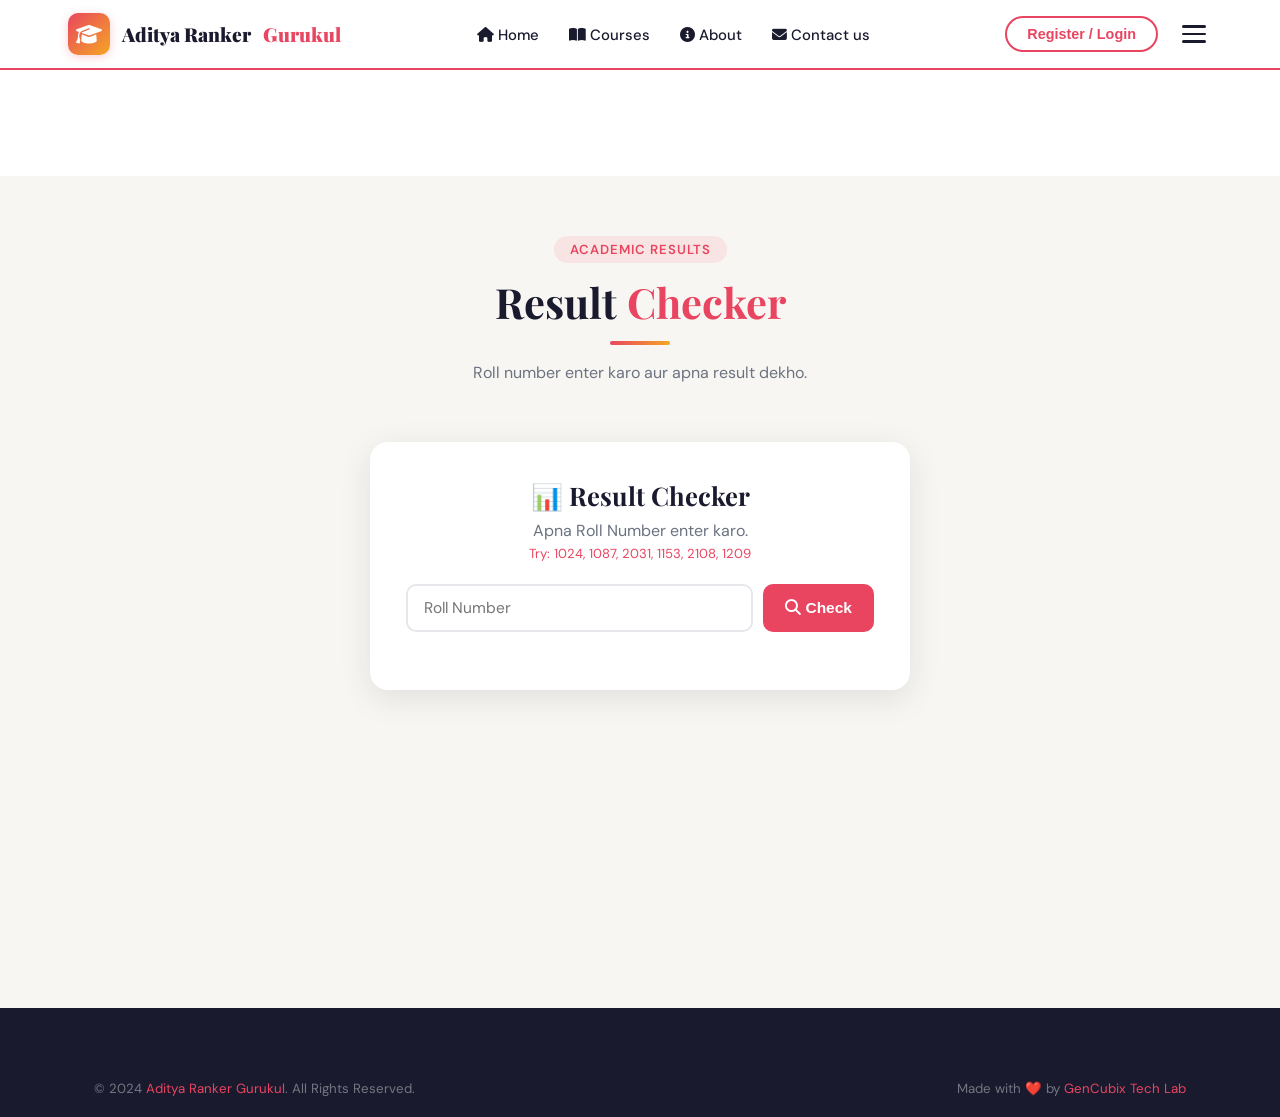
<file: result.html>
<!DOCTYPE html>
<html lang="en">
<head>
  <meta charset="UTF-8"/>
  <meta name="viewport" content="width=device-width, initial-scale=1.0"/>
  <title>Result – Aditya Ranker Gurukul</title>
  <link href="https://fonts.googleapis.com/css2?family=Playfair+Display:wght@700;900&family=DM+Sans:wght@300;400;500;600&display=swap" rel="stylesheet"/>
  <link rel="stylesheet" href="https://cdnjs.cloudflare.com/ajax/libs/font-awesome/6.5.0/css/all.min.css"/>
  <link rel="stylesheet" href="style.css"/>
</head>
<body>
<nav id="navbar"><div class="nav-inner">
  <a href="index.html" class="nav-logo"><div class="logo-icon"><i class="fas fa-graduation-cap"></i></div>Aditya Ranker <span>Gurukul</span></a>
  <ul class="nav-menu" id="desktopMenu">
    <li><a href="index.html"><i class="fas fa-home"></i> Home</a></li>
    <li><a href="index.html#courses"><i class="fas fa-book-open"></i> Courses</a></li>
    <li><a href="index.html#about-coaching"><i class="fas fa-info-circle"></i> About</a></li>
    <li><a href="index.html#contact"><i class="fas fa-envelope"></i> Contact us</a></li>
  </ul>
  <div class="nav-right">
    <button class="btn-register" onclick="openModal()">Register / Login</button>
    <div class="hamburger" id="hamburger" onclick="toggleDropdown()"><span class="bar"></span><span class="bar"></span><span class="bar"></span></div>
  </div>
</div>
<ul class="dropdown-menu" id="dropdownMenu">
  <li><a href="index.html" onclick="closeDropdown()"><i class="fas fa-home"></i> Home</a></li>
  <li><a href="admission.html" onclick="closeDropdown()"><i class="fas fa-user-plus"></i> Admission Form</a></li>
  <li><a href="about.html" onclick="closeDropdown()"><i class="fas fa-info-circle"></i> About</a></li>
  <li><a href="contact.html" onclick="closeDropdown()"><i class="fas fa-envelope"></i> Contact us</a></li>
  <li><a href="result.html" onclick="closeDropdown()"><i class="fas fa-poll"></i> Result Checker</a></li>
</ul></nav>
<div style="height:68px;"></div>
<section style="padding:60px 0;background:var(--offwhite);min-height:calc(100vh - 68px);">
  <div class="container">
    <div class="section-header">
      <div class="section-tag">Academic Results</div>
      <h2 class="section-title">Result <span>Checker</span></h2>
      <div class="section-line"></div>
      <p class="section-desc">Roll number enter karo aur apna result dekho.</p>
    </div>
    <div class="result-card">
      <h3 style="font-size:1.6rem;margin-bottom:8px;">📊 Result Checker</h3>
      <p style="color:var(--gray);">Apna Roll Number enter karo.</p>
      <p style="font-size:0.82rem;color:var(--accent);margin-top:4px;">Try: 1024, 1087, 2031, 1153, 2108, 1209</p>
      <div class="result-input-wrap">
        <input type="text" id="rollInput" placeholder="Roll Number" maxlength="6"/>
        <button class="btn-check" onclick="checkResult()"><i class="fas fa-search"></i> Check</button>
      </div>
      <div class="result-display" id="resultDisplay">
        <div style="text-align:center;margin-bottom:14px;"><div id="resultGrade" class="result-grade"></div><div id="resultStatus" style="font-weight:700;font-size:1.05rem;"></div></div>
        <div id="resultRows"></div>
      </div>
      <div class="result-not-found" id="resultNotFound"><i class="fas fa-times-circle"></i> Roll number nahi mila.</div>
    </div>
  </div>
</section>
<footer><div class="container"><div class="footer-bottom" style="border:none;padding:20px 0;"><p>© 2024 <span>Aditya Ranker Gurukul</span>. All Rights Reserved.</p><p>Made with <span>❤️</span> by <span>GenCubix Tech Lab</span></p></div></div></footer>
<div class="modal-overlay" id="modalOverlay" onclick="closeModalOutside(event)"><div class="modal-box"><button class="modal-close" onclick="closeModal()"><i class="fas fa-times"></i></button><div class="modal-tabs"><div class="modal-tab active" id="mtab-login" onclick="switchModalTab('login')">Login</div><div class="modal-tab" id="mtab-register" onclick="switchModalTab('register')">Register</div></div><div class="modal-form active" id="mf-login"><div class="form-group"><label>Mobile</label><input type="tel" placeholder="Mobile"/></div><div class="form-group"><label>Password</label><input type="password" placeholder="Password"/></div><button class="btn-submit" onclick="alert('Coming soon!')">Login</button></div><div class="modal-form" id="mf-register"><div class="form-group"><label>Name</label><input type="text" placeholder="Name"/></div><div class="form-group"><label>Mobile</label><input type="tel" placeholder="Mobile"/></div><div class="form-group"><label>Password</label><input type="password" placeholder="Password"/></div><button class="btn-submit" onclick="alert('Coming soon!')">Register</button></div></div></div>
<button class="scroll-top" id="scrollTop" onclick="window.scrollTo({top:0,behavior:'smooth'})"><i class="fas fa-arrow-up"></i></button>
<script src="script.js"></script>
<script>
var resultsDB={'1024':{name:'Anjali Sharma',cls:'Class 10',maths:98,science:99,hindi:97,english:98,social:100,total:492,grade:'A+',status:'PASS'},'1087':{name:'Rohan Verma',cls:'Class 10',maths:95,science:97,hindi:96,english:98,social:97,total:483,grade:'A+',status:'PASS'},'2031':{name:'Priya Yadav',cls:'Class 12',maths:92,science:98,hindi:96,english:95,social:97,total:478,grade:'A+',status:'PASS'},'1153':{name:'Suresh Kumar',cls:'Class 10',maths:93,science:94,hindi:95,english:96,social:99,total:477,grade:'A+',status:'PASS'},'2108':{name:'Kavita Singh',cls:'Class 12',maths:91,science:93,hindi:97,english:95,social:98,total:474,grade:'A+',status:'PASS'},'1209':{name:'Amit Patel',cls:'Class 10',maths:90,science:92,hindi:94,english:93,social:94,total:463,grade:'A',status:'PASS'}};
function checkResult(){var roll=document.getElementById('rollInput').value.trim();var d=document.getElementById('resultDisplay');var nf=document.getElementById('resultNotFound');d.classList.remove('show');nf.style.display='none';if(!roll){alert('Roll number daalo!');return;}var r=resultsDB[roll];if(!r){nf.style.display='block';return;}document.getElementById('resultGrade').textContent=r.grade;document.getElementById('resultStatus').innerHTML='<span style="color:'+(r.status==='PASS'?'#059669':'#dc2626')+'">'+r.status+'</span>';document.getElementById('resultRows').innerHTML='<div class="result-row"><span class="label">Student Name</span><span class="value">'+r.name+'</span></div><div class="result-row"><span class="label">Roll Number</span><span class="value">'+roll+'</span></div><div class="result-row"><span class="label">Class</span><span class="value">'+r.cls+'</span></div><div class="result-row"><span class="label">Mathematics</span><span class="value">'+r.maths+'/100</span></div><div class="result-row"><span class="label">Science</span><span class="value">'+r.science+'/100</span></div><div class="result-row"><span class="label">Hindi</span><span class="value">'+r.hindi+'/100</span></div><div class="result-row"><span class="label">English</span><span class="value">'+r.english+'/100</span></div><div class="result-row"><span class="label">Social Science</span><span class="value">'+r.social+'/100</span></div><div class="result-row"><span class="label">Total</span><span class="value" style="color:var(--accent);">'+r.total+'/500</span></div><div class="result-row"><span class="label">Percentage</span><span class="value">'+(r.total/5).toFixed(1)+'%</span></div>';d.classList.add('show');}
document.getElementById('rollInput').addEventListener('keydown',function(e){if(e.key==='Enter')checkResult();});
</script>
</body>
</html>
</file>
<file: style.css>
/* ============================================================
   style.css — Aditya Ranker Gurukul
   ============================================================ */
:root {
  --primary:#1a1a2e; --accent:#e94560; --accent2:#f5a623;
  --gold:#d4a017; --white:#fff; --offwhite:#f8f6f2;
  --gray:#6b7280; --lightgray:#e5e7eb;
  --shadow:0 8px 32px rgba(26,26,46,0.10);
  --radius:16px; --transition:0.35s cubic-bezier(.4,0,.2,1);
}
*,*::before,*::after{box-sizing:border-box;margin:0;padding:0;}
body{padding-top:108px;}
#home{min-height:calc(100vh - 108px);}
html{scroll-behavior:smooth;}
body{font-family:'DM Sans',sans-serif;background:var(--white);color:var(--primary);overflow-x:hidden;}
h1,h2,h3,h4{font-family:'Playfair Display',serif;}
a{text-decoration:none;color:inherit;}
img{max-width:100%;display:block;}
.container{max-width:1140px;margin:0 auto;padding:0 24px;}

/* SCROLL REVEAL */
.reveal{opacity:0;transform:translateY(36px);transition:opacity 0.7s ease,transform 0.7s ease;}
.reveal.visible{opacity:1;transform:none;}

/* ===== NAVBAR ===== */
#navbar{position:fixed;top:0;left:0;width:100%;z-index:1000;background:rgba(255, 255, 255, 0.97);backdrop-filter:blur(10px);border-bottom:2px solid var(--accent);transition:box-shadow var(--transition);}
#navbar.scrolled{box-shadow:0 4px 24px rgba(233,69,96,0.12);}
.nav-inner{display:flex;align-items:center;justify-content:space-between;height:68px;padding:0 28px;max-width:1200px;margin:0 auto;}
.nav-logo{display:flex;align-items:center;gap:12px;font-family:'Playfair Display',serif;font-size:1.2rem;font-weight:900;color:var(--primary);}
.nav-logo .logo-icon{width:42px;height:42px;background:linear-gradient(135deg,var(--accent),var(--accent2));border-radius:10px;display:flex;align-items:center;justify-content:center;color:#fff;font-size:1.3rem;box-shadow:0 2px 10px rgba(233,69,96,0.25);}
.nav-logo span{color:var(--accent);}
.nav-menu{display:flex;align-items:center;gap:4px;list-style:none;}
.nav-menu a{padding:8px 13px;font-size:0.93rem;font-weight:500;color:var(--primary);border-radius:8px;transition:all var(--transition);position:relative;}
.nav-menu a::after{content:'';position:absolute;bottom:4px;left:13px;right:13px;height:2px;background:var(--accent);transform:scaleX(0);transition:transform var(--transition);border-radius:2px;}
.nav-menu a:hover,.nav-menu a.active-link{color:var(--accent);background:rgba(233,69,96,0.06);}
.nav-menu a:hover::after,.nav-menu a.active-link::after{transform:scaleX(1);}
.nav-right{display:flex;align-items:center;gap:10px;}
.btn-register{border:2px solid var(--accent);color:var(--accent);padding:8px 20px;border-radius:25px;font-weight:600;font-size:0.9rem;transition:all var(--transition);cursor:pointer;background:transparent;}
.btn-register:hover{background:var(--accent);color:#ffffff;transform:translateY(-1px);box-shadow:0 4px 14px rgba(233,69,96,0.3);}
.hamburger{display:flex;flex-direction:column;gap:5px;cursor:pointer;padding:6px;border-radius:8px;transition:background var(--transition);margin-left:8px;}
.hamburger:hover{background:rgba(174, 76, 76, 0.241);}
.hamburger .bar{width:24px;height:2.5px;background:var(--primary);border-radius:2px;transition:all 0.3s ease;}
.hamburger.open .bar:nth-child(1){transform:translateY(7.5px) rotate(45deg);}
.hamburger.open .bar:nth-child(2){opacity:0;transform:scaleX(0);}
.hamburger.open .bar:nth-child(3){transform:translateY(-7.5px) rotate(-45deg);}
@media(max-width:768px){.nav-menu{display:none!important;}}

/* ===== DROPDOWN MENU (3-line hamburger) ===== */
.dropdown-menu{
  position:absolute;
  top:68px; right:20px;
  background:#00e6f3;
  border-radius:16px;
  box-shadow:0 16px 48px rgba(0,0,0,0.15);
  border:1px solid var(--lightgray);
  min-width:230px;
  padding:10px 0;
  list-style:none;
  opacity:0;
  pointer-events:none;
  transform:translateY(-12px) scale(0.97);
  transition:all 0.25s cubic-bezier(.4,0,.2,1);
  z-index:999;
}
.dropdown-menu.open{
  opacity:1;
  pointer-events:all;
  transform:translateY(0) scale(1);
}
.dropdown-menu li a{
  display:flex;
  align-items:center;
  gap:12px;
  padding:12px 22px;
  font-size:0.95rem;
  font-weight:500;
  color:var(--primary);
  transition:all 0.2s;
  border-left:3px solid transparent;
}
.dropdown-menu li a:hover{
  background:rgba(233,69,96,0.07);
  color:var(--accent);
  border-left-color:var(--accent);
  padding-left:26px;
}
.dropdown-menu li a i{
  color:var(--accent);
  width:18px;
  text-align:center;
  font-size:0.95rem;
}

/* ===== NOTICE BAR ===== */
.notice-bar{background:linear-gradient(90deg,var(--primary),#0f3460);color:rgba(255,255,255,0.9);padding:10px 0;overflow:hidden;position:fixed;top:68px;left:0;width:100%;z-index:998;}
.notice-inner{display:flex;align-items:center;gap:16px;}
.notice-label{background:var(--accent);color:#ffffff;padding:3px 12px;border-radius:4px;font-size:0.78rem;font-weight:700;letter-spacing:0.5px;white-space:nowrap;flex-shrink:0;}
.ticker-wrap{overflow:hidden;flex:1;}
.ticker-text{white-space:nowrap;font-size:0.88rem;animation:ticker 22s linear infinite;animation-delay:0s;display:inline-block;}
@keyframes ticker{0%{transform:translateX(60%);}100%{transform:translateX(-100%);}}

/* ===== HERO ===== */
#home{min-height:100vh;background:linear-gradient(135deg,#1a1a2e 0%,#16213e 50%,#0f3460 100%);display:flex;align-items:center;position:relative;overflow:hidden;}
#home::before{content:'';position:absolute;width:600px;height:600px;border-radius:50%;background:radial-gradient(circle,rgba(233,69,96,0.18) 0%,transparent 70%);top:-150px;right:-150px;animation:blobPulse 6s ease-in-out infinite;}
#home::after{content:'';position:absolute;width:400px;height:400px;border-radius:50%;background:radial-gradient(circle,rgba(245,166,35,0.12) 0%,transparent 70%);bottom:-100px;left:-100px;animation:blobPulse 8s ease-in-out infinite reverse;}
@keyframes blobPulse{0%,100%{transform:scale(1);}50%{transform:scale(1.12);}}
.particles{position:absolute;width:100%;height:100%;top:0;left:0;pointer-events:none;}
.particle{position:absolute;border-radius:50%;background:rgba(255,255,255,0.1);animation:floatUp linear infinite;}
@keyframes floatUp{0%{transform:translateY(100vh) rotate(0deg);opacity:0;}10%{opacity:1;}90%{opacity:1;}100%{transform:translateY(-10vh) rotate(720deg);opacity:0;}}
.hero-content{position:relative;z-index:2;max-width:700px;}

/* BIG INSTITUTE NAME */
.hero-institute-name{margin-bottom:24px;animation:fadeInDown 0.8s ease both;}
.institute-line-top{display:block;font-size:0.78rem;letter-spacing:4px;color:rgba(255,255,255,0.45);text-transform:uppercase;margin-bottom:6px;font-family:'DM Sans',sans-serif;}
.institute-title{font-family:'Cinzel Decorative','Playfair Display',serif;line-height:1.0;margin-bottom:10px;display:flex;flex-direction:column;}
.inst-aditya{font-size:clamp(2rem,5vw,3.6rem);font-weight:900;color:var(--white);letter-spacing:3px;text-shadow:0 0 40px rgba(233,69,96,0.5),2px 2px 0 rgba(0,0,0,0.3);display:block;}
.inst-ranker{font-size:clamp(2.6rem,6.5vw,4.8rem);font-weight:900;background:linear-gradient(90deg,#e94560,#f5a623,#e94560);background-size:200% auto;-webkit-background-clip:text;-webkit-text-fill-color:transparent;background-clip:text;animation:shimmer 3s linear infinite;letter-spacing:2px;display:block;filter:drop-shadow(0 2px 8px rgba(233,69,96,0.4));}
.inst-gurukul{font-size:clamp(1.4rem,3.5vw,2.4rem);font-weight:700;color:rgba(255,255,255,0.75);letter-spacing:8px;text-transform:uppercase;display:block;font-style:italic;}
@keyframes shimmer{0%{background-position:0% center;}100%{background-position:200% center;}}
.institute-divider{display:flex;align-items:center;gap:12px;margin-top:8px;}
.div-line{flex:1;height:1px;background:linear-gradient(90deg,transparent,rgba(233,69,96,0.6),transparent);}
.div-icon{color:var(--accent2);font-size:1rem;animation:spin 6s linear infinite;}
@keyframes spin{0%{transform:rotate(0deg);}100%{transform:rotate(360deg);}}

.hero-badge{display:inline-flex;align-items:center;gap:8px;background:rgba(233,69,96,0.15);border:1px solid rgba(233,69,96,0.35);padding:7px 16px;border-radius:25px;color:var(--accent);font-size:0.85rem;font-weight:600;letter-spacing:0.5px;margin-bottom:14px;animation:fadeInUp 0.9s 0.2s ease both;}
.hero-title{font-size:clamp(1.8rem,4vw,3rem);color:var(--white);line-height:1.2;margin-bottom:16px;animation:fadeInUp 0.9s 0.35s ease both;}
.hero-title span{color:var(--accent);}
.hero-tagline{font-size:1.05rem;color:rgba(255,255,255,0.75);font-style:italic;margin-bottom:14px;border-left:3px solid var(--accent2);padding-left:14px;animation:fadeInUp 0.9s 0.5s ease both;}
.hero-desc{color:rgba(255,255,255,0.65);font-size:0.98rem;line-height:1.7;margin-bottom:18px;animation:fadeInUp 0.9s 0.62s ease both;}

/* Motivation Box */
.motivation-box{background:rgba(255, 255, 255, 0.245);border:1px solid rgba(255,255,255,0.12);border-radius:12px;padding:16px 20px;margin-bottom:24px;animation:fadeInUp 0.9s 0.72s ease both;}
.motivation-box p{color:rgba(255,255,255,0.8);font-size:0.88rem;line-height:1.7;padding:5px 0;border-bottom:1px solid rgba(255,255,255,0.07);}
.motivation-box p:last-child{border:none;}

.hero-btns{display:flex;gap:14px;flex-wrap:wrap;animation:fadeInUp 0.9s 0.82s ease both;}
.btn-primary{background:linear-gradient(135deg,var(--accent),#c73652);color:#fff;padding:13px 28px;border-radius:30px;font-weight:600;font-size:1rem;border:none;cursor:pointer;transition:all var(--transition);box-shadow:0 4px 20px rgba(233,69,96,0.35);display:inline-flex;align-items:center;gap:8px;}
.btn-primary:hover{transform:translateY(-3px);box-shadow:0 8px 28px rgba(233,69,96,0.45);}
.btn-outline-white{border:2px solid rgba(255,255,255,0.4);color:#fff;padding:12px 26px;border-radius:30px;font-weight:600;font-size:1rem;cursor:pointer;transition:all var(--transition);background:transparent;display:inline-flex;align-items:center;gap:8px;}
.btn-outline-white:hover{background:rgba(255,255,255,0.1);border-color:#fff;transform:translateY(-3px);}
.hero-stats{display:flex;gap:28px;flex-wrap:wrap;margin-top:36px;animation:fadeInUp 0.9s 0.92s ease both;}
.stat-item{text-align:left;}
.stat-num{font-family:'Playfair Display',serif;font-size:1.9rem;font-weight:900;color:var(--white);line-height:1;}
.stat-num span{color:var(--accent);}
.stat-label{color:rgba(255,255,255,0.55);font-size:0.82rem;margin-top:2px;}
.hero-image-side{position:absolute;right:5%;top:50%;transform:translateY(-50%);width:340px;animation:fadeInRight 1s 0.4s ease both;display:flex;flex-direction:column;gap:12px;z-index:2;}
.hero-card{background:rgba(255,255,255,0.07);backdrop-filter:blur(10px);border:1px solid rgba(255,255,255,0.12);border-radius:14px;padding:18px 22px;color:#fff;transition:all 0.3s;}
.hero-card:hover{background:rgba(255,255,255,0.11);transform:translateX(-5px);}
.hero-card .card-icon{font-size:1.6rem;margin-bottom:7px;}
.hero-card h4{font-size:0.95rem;margin-bottom:3px;font-family:'DM Sans',sans-serif;}
.hero-card p{font-size:0.8rem;color:rgba(255,255,255,0.55);}
@media(max-width:992px){.hero-image-side{display:none;}}
@keyframes fadeInDown{from{opacity:0;transform:translateY(-20px);}to{opacity:1;transform:none;}}
@keyframes fadeInUp{from{opacity:0;transform:translateY(30px);}to{opacity:1;transform:none;}}
@keyframes fadeInRight{from{opacity:0;transform:translate(40px,-50%);}to{opacity:1;transform:translateY(-50%);}}

/* ===== SECTION HEADER ===== */
.section-header{text-align:center;margin-bottom:56px;}
.section-tag{display:inline-block;background:rgba(233,69,96,0.10);color:var(--accent);padding:5px 16px;border-radius:20px;font-size:0.82rem;font-weight:600;letter-spacing:1px;text-transform:uppercase;margin-bottom:14px;}
.section-title{font-size:clamp(1.8rem,3.5vw,2.6rem);color:var(--primary);line-height:1.2;margin-bottom:14px;}
.section-title span{color:var(--accent);}
.section-line{width:60px;height:4px;background:linear-gradient(90deg,var(--accent),var(--accent2));border-radius:2px;margin:0 auto 14px;}
.section-desc{color:var(--gray);font-size:1rem;max-width:560px;margin:0 auto;line-height:1.7;}

/* ===== ABOUT SECTION ===== */
.about-grid{display:grid;grid-template-columns:1fr 1fr;gap:56px;align-items:center;}
.about-img-box{position:relative;border-radius:20px;overflow:hidden;height:400px;background:linear-gradient(135deg,#1a1a2e,#e94560);display:flex;align-items:center;justify-content:center;}
.placeholder-img{display:flex;flex-direction:column;align-items:center;gap:10px;color:rgba(255,255,255,0.7);}
.placeholder-img i{font-size:5rem;color:rgba(255,255,255,0.3);}
.placeholder-img p{font-size:0.95rem;}
.placeholder-img small{font-size:0.78rem;color:rgba(255,255,255,0.5);}
.about-img-badge{position:absolute;bottom:20px;left:20px;background:var(--accent);color:#fff;padding:10px 18px;border-radius:10px;font-weight:700;font-size:1rem;}
.about-img-badge span{font-size:0.78rem;display:block;font-weight:400;opacity:0.8;}
.about-features{display:flex;flex-direction:column;gap:14px;margin-top:24px;}
.about-feature-item{display:flex;gap:14px;align-items:flex-start;padding:14px 18px;background:#fff;border-radius:12px;border-left:4px solid var(--accent);box-shadow:0 2px 12px rgba(0,0,0,0.05);transition:transform var(--transition),box-shadow var(--transition);}
.about-feature-item:hover{transform:translateX(6px);box-shadow:0 4px 20px rgba(233,69,96,0.12);}
.feat-icon{width:42px;height:42px;background:rgba(233,69,96,0.1);border-radius:10px;display:flex;align-items:center;justify-content:center;color:var(--accent);font-size:1.1rem;flex-shrink:0;}
.about-feature-item h4{font-size:0.95rem;margin-bottom:2px;font-family:'DM Sans',sans-serif;font-weight:600;}
.about-feature-item p{font-size:0.85rem;color:var(--gray);}
@media(max-width:768px){.about-grid{grid-template-columns:1fr;gap:32px;}.about-img-box{height:260px;}}

/* ===== TEACHER ===== */
.teacher-card{max-width:880px;margin:0 auto;background:var(--offwhite);border-radius:22px;padding:44px;display:flex;gap:44px;align-items:center;box-shadow:var(--shadow);border:1px solid rgba(233,69,96,0.1);}
.teacher-photo{width:200px;height:240px;border-radius:16px;background:linear-gradient(135deg,#1a1a2e,#e94560);display:flex;align-items:center;justify-content:center;flex-shrink:0;position:relative;overflow:hidden;}
.teacher-photo i{font-size:6rem;color:rgba(255,255,255,0.3);}
.photo-label{position:absolute;bottom:0;left:0;right:0;background:rgba(0,0,0,0.5);color:#fff;text-align:center;padding:6px;font-size:0.75rem;}
.teacher-info h3{font-size:1.9rem;margin-bottom:5px;}
.teacher-title{color:var(--accent);font-weight:600;margin-bottom:12px;font-size:0.95rem;}
.exp-badge{display:inline-flex;align-items:center;gap:8px;background:rgba(233,69,96,0.1);color:var(--accent);padding:5px 13px;border-radius:20px;font-size:0.88rem;font-weight:600;margin-bottom:16px;}
.teacher-info p{color:var(--gray);line-height:1.8;font-size:0.97rem;margin-bottom:16px;}
.teacher-subjects{display:flex;gap:8px;flex-wrap:wrap;}
.subject-tag{padding:4px 12px;border-radius:20px;font-size:0.8rem;font-weight:600;background:var(--primary);color:#fff;}
@media(max-width:768px){.teacher-card{flex-direction:column;padding:28px 22px;gap:24px;}.teacher-photo{width:150px;height:190px;}}

/* ===== TOPPERS ===== */
.toppers-grid{display:grid;grid-template-columns:repeat(auto-fill,minmax(175px,1fr));gap:22px;}
.topper-card{background:#fff;border-radius:16px;padding:24px 18px;text-align:center;box-shadow:var(--shadow);border:2px solid transparent;transition:all var(--transition);}
.topper-card:hover{border-color:var(--accent);transform:translateY(-7px);box-shadow:0 14px 36px rgba(233,69,96,0.14);}
.topper-card-inner{position:relative;}
.topper-rank{position:absolute;top:-9px;left:50%;transform:translateX(-50%);background:linear-gradient(135deg,var(--accent2),var(--gold));color:#fff;width:30px;height:30px;border-radius:50%;display:flex;align-items:center;justify-content:center;font-weight:700;font-size:0.78rem;box-shadow:0 3px 10px rgba(245,166,35,0.4);}
.topper-photo {
  width: 86px;
  height: 86px;
  border-radius: 50%;
  overflow: hidden;              /* image circle ke bahar na nikle */
  margin: 12px auto 14px;
  border: 3px solid var(--accent);
}

.topper-photo img {
  width: 100%;
  height: 100%;
  object-fit: cover;             /* image ko crop karke circle ke andar fit karega */
  object-position: center;       /* image ko center me align karega */
  border-radius: 50%;            /* ensure karega ki image circle ke andar hi rahe */
  display: block;
}


.topper-name{font-size:0.95rem;font-weight:700;margin-bottom:3px;font-family:'DM Sans',sans-serif;}
.topper-roll{font-size:0.8rem;color:var(--gray);margin-bottom:7px;}
.topper-score{display:inline-block;background:linear-gradient(135deg,var(--accent),var(--accent2));color:#fff;padding:3px 11px;border-radius:20px;font-size:0.8rem;font-weight:600;}

/* ===== COURSES ===== */
.courses-grid{display:grid;grid-template-columns:repeat(auto-fill,minmax(255px,1fr));gap:22px;}
.course-card{border-radius:16px;overflow:hidden;box-shadow:var(--shadow);border:1px solid var(--lightgray);transition:all var(--transition);}
.course-card:hover{transform:translateY(-5px);box-shadow:0 14px 36px rgba(0, 0, 0, 0.3);}
.course-head{padding:26px 22px 18px;background:linear-gradient(135deg,var(--primary),#0f3460);color:#ffffff;position:relative;}
.course-head .c-icon{width:46px;height:46px;background:rgba(32, 204, 187, 0.599);border-radius:11px;display:flex;align-items:center;justify-content:center;font-size:1.3rem;margin-bottom:12px;}
.course-head h3{font-size:1.05rem;margin-bottom:5px;font-family:'DM Sans',sans-serif;font-weight:700;}
.course-head p{font-size:0.8rem;color:rgb(255, 255, 255);}
.course-badge{position:absolute;top:14px;right:14px;background:var(--accent);color:#fff;padding:3px 9px;border-radius:20px;font-size:0.72rem;font-weight:600;}
.course-body{padding:18px 22px;}
.course-body ul{list-style:none;}
.course-body ul li{padding:6px 0;border-bottom:1px solid var(--lightgray);font-size:0.88rem;display:flex;align-items:center;gap:7px;color:var(--gray);}
.course-body ul li:last-child{border:none;}
.course-body ul li i{color:var(--accent);font-size:0.78rem;}
.course-modes{display:flex;gap:7px;margin-top:12px;flex-wrap:wrap;}
.mode-tag{padding:3px 11px;border-radius:20px;font-size:0.76rem;font-weight:600;}
.mode-offline{background:rgba(40, 40, 99, 0.305);color:var(--primary);}
.mode-online{background:rgba(233, 69, 96, 0.167);color:var(--accent);}

/* ===== FORMS (shared) ===== */
.form-card{max-width:640px;margin:0 auto;background:#fff;border-radius:18px;padding:36px;box-shadow:var(--shadow);}
.form-card h3{font-size:1.4rem;margin-bottom:5px;}
.form-sub{color:var(--gray);font-size:0.88rem;margin-bottom:24px;}
.form-row{display:grid;grid-template-columns:1fr 1fr;gap:16px;}
.form-group{margin-bottom:18px;}
.form-group label{display:block;font-size:0.86rem;font-weight:600;margin-bottom:6px;color:var(--primary);}
.form-group label i{color:var(--accent);margin-right:5px;}
.form-group input,.form-group select{width:100%;padding:11px 14px;border:2px solid var(--lightgray);border-radius:10px;font-size:0.93rem;font-family:'DM Sans',sans-serif;transition:border-color var(--transition),box-shadow var(--transition);background:#fff;color:var(--primary);}
.form-group input:focus,.form-group select:focus{outline:none;border-color:var(--accent);box-shadow:0 0 0 3px rgba(233,69,96,0.1);}
.btn-submit{width:100%;padding:13px;background:linear-gradient(135deg,var(--accent),#c73652);color:#fff;border:none;border-radius:11px;font-size:0.97rem;font-weight:700;cursor:pointer;transition:all var(--transition);display:flex;align-items:center;justify-content:center;gap:8px;}
.btn-submit:hover{transform:translateY(-2px);box-shadow:0 8px 24px rgba(233,69,96,0.4);}
.success-msg{display:none;background:rgba(16,185,129,0.1);border:1px solid rgba(16,185,129,0.3);color:#059669;padding:14px 16px;border-radius:10px;text-align:center;font-weight:600;margin-top:14px;font-size:0.95rem;}
.error-msg{display:none;background:rgba(220,38,38,0.08);border:1px solid rgba(220,38,38,0.25);color:#dc2626;padding:12px 16px;border-radius:10px;text-align:center;font-weight:600;margin-top:10px;font-size:0.9rem;}
@media(max-width:600px){.form-row{grid-template-columns:1fr;}}

/* ===== FEATURE TABS ===== */
.feature-tabs{
  display:flex;
  gap:12px;
  flex-wrap:wrap;
  justify-content:center;
  margin-bottom:36px;
}
.tab-btn{
  padding:11px 24px;
  border-radius:25px;
  border:2px solid var(--lightgray);
  background:#fff;
  font-size:0.92rem;
  font-weight:600;
  cursor:pointer;
  transition:all var(--transition);
  display:inline-flex;
  align-items:center;
  gap:8px;
  color:var(--gray);
  font-family:'DM Sans',sans-serif;
}
.tab-btn i{
  font-size:0.9rem;
}
.tab-btn.active{
  background:var(--accent);
  border-color:var(--accent);
  color:#fff;
  box-shadow:0 4px 14px rgba(233,69,96,0.3);
}
.tab-btn:hover:not(.active){
  border-color:var(--accent);
  color:var(--accent);
}
.tab-content{display:none;}
.tab-content.active{display:block;animation:fadeInUp 0.4s ease;}

/* ===== NOTES ===== */
.notes-grid{display:grid;grid-template-columns:repeat(auto-fill,minmax(255px,1fr));gap:18px;}
.note-card{background:#fff;border-radius:13px;padding:20px;box-shadow:var(--shadow);border:1px solid var(--lightgray);transition:all var(--transition);}
.note-card:hover{transform:translateY(-4px);box-shadow:0 12px 30px rgba(0,0,0,0.09);}
.note-card-top{display:flex;align-items:center;gap:12px;margin-bottom:10px;}
.note-icon{width:44px;height:44px;background:rgba(233,69,96,0.1);border-radius:10px;display:flex;align-items:center;justify-content:center;font-size:1.2rem;color:var(--accent);}
.note-card h4{font-size:0.92rem;font-family:'DM Sans',sans-serif;font-weight:700;}
.note-card p{font-size:0.8rem;color:var(--gray);margin-bottom:12px;}
.note-actions{display:flex;gap:8px;}
.btn-download{flex:1;padding:7px 0;border-radius:8px;font-size:0.83rem;font-weight:600;cursor:pointer;transition:all var(--transition);display:flex;align-items:center;justify-content:center;gap:5px;border:2px solid var(--accent);color:var(--accent);background:transparent;}
.btn-download:hover{background:var(--accent);color:#fff;}

/* ===== DOUBTS ===== */
.doubt-item{background:#fff;border-radius:12px;padding:16px 18px;box-shadow:0 2px 12px rgba(0,0,0,0.06);border-left:4px solid var(--accent);position:relative;}
.doubt-meta{font-size:0.78rem;color:var(--gray);margin-bottom:7px;}
.doubt-q{font-size:0.92rem;font-weight:600;margin-bottom:6px;}
.doubt-timer{font-size:0.75rem;color:var(--accent2);display:flex;align-items:center;gap:5px;}
.btn-ans-toggle{font-size:0.8rem;padding:5px 12px;border-radius:20px;border:1px solid var(--accent);color:var(--accent);background:transparent;cursor:pointer;transition:all 0.2s;}
.btn-ans-toggle:hover{background:var(--accent);color:#fff;}
.delete-doubt{position:absolute;top:11px;right:11px;background:rgba(233,69,96,0.08);border:none;width:27px;height:27px;border-radius:50%;cursor:pointer;color:var(--accent);font-size:0.78rem;display:flex;align-items:center;justify-content:center;transition:all 0.2s;}
.delete-doubt:hover{background:var(--accent);color:#fff;}

/* ===== RESULT ===== */
.result-card{max-width:540px;margin:0 auto;background:#fff;border-radius:18px;padding:36px;box-shadow:var(--shadow);text-align:center;}
.result-input-wrap{display:flex;gap:10px;margin:22px 0;}
.result-input-wrap input{flex:1;padding:12px 16px;border:2px solid var(--lightgray);border-radius:10px;font-size:0.97rem;font-family:'DM Sans',sans-serif;}
.result-input-wrap input:focus{outline:none;border-color:var(--accent);}
.btn-check{padding:12px 22px;background:var(--accent);color:#fff;border:none;border-radius:10px;font-weight:700;cursor:pointer;font-size:0.97rem;transition:all var(--transition);}
.btn-check:hover{background:#c73652;transform:translateY(-2px);}
.result-display{display:none;background:var(--offwhite);border-radius:13px;padding:22px;margin-top:18px;text-align:left;animation:fadeInUp 0.5s ease;}
.result-display.show{display:block;}
.result-display .result-row{display:flex;justify-content:space-between;padding:8px 0;border-bottom:1px solid var(--lightgray);font-size:0.91rem;}
.result-display .result-row:last-child{border:none;}
.result-display .result-row .label{color:var(--gray);}
.result-display .result-row .value{font-weight:700;}
.result-grade{font-size:2rem;font-weight:900;color:var(--accent);margin:10px 0;font-family:'Playfair Display',serif;}
.result-not-found{color:var(--accent);font-weight:600;padding:16px;background:rgba(233,69,96,0.07);border-radius:10px;margin-top:12px;display:none;}

/* ===== CONTACT ===== */
.contact-grid{display:grid;grid-template-columns:1fr 1fr;gap:44px;align-items:start;}
.contact-item{display:flex;gap:14px;align-items:flex-start;margin-bottom:22px;}
.contact-item .c-icon{width:46px;height:46px;background:rgba(233,69,96,0.1);border-radius:12px;display:flex;align-items:center;justify-content:center;font-size:1.1rem;color:var(--accent);flex-shrink:0;}
.contact-item h4{font-size:0.93rem;font-family:'DM Sans',sans-serif;font-weight:700;margin-bottom:2px;}
.contact-item p{color:var(--gray);font-size:0.88rem;}
.social-section{margin-top:28px;}
.social-section h4{font-size:0.95rem;font-weight:700;margin-bottom:10px;font-family:'DM Sans',sans-serif;}
.social-icons{display:flex;gap:12px;flex-wrap:wrap;}
.social-icon{width:48px;height:48px;border-radius:13px;display:flex;align-items:center;justify-content:center;font-size:1.25rem;color:#fff;transition:all var(--transition);cursor:pointer;}
.social-icon:hover{transform:translateY(-4px);box-shadow:0 8px 20px rgba(0,0,0,0.2);}
.si-whatsapp{background:#25D366;}.si-youtube{background:#FF0000;}
.si-instagram{background:linear-gradient(135deg,#f09433,#e6683c,#dc2743,#cc2366,#bc1888);}
.si-facebook{background:#1877F2;}
@media(max-width:768px){.contact-grid{grid-template-columns:1fr;}}

/* ===== FOOTER ===== */
footer{background:var(--primary);color:rgba(255,255,255,0.75);padding:52px 0 0;}
.footer-grid{display:grid;grid-template-columns:2fr 1fr 1fr 1fr;gap:36px;padding-bottom:44px;}
.footer-brand .f-logo{font-family:'Playfair Display',serif;font-size:1.2rem;font-weight:900;color:#fff;margin-bottom:12px;}
.footer-brand .f-logo span{color:var(--accent);}
.footer-brand p{font-size:0.88rem;line-height:1.7;color:rgba(255,255,255,0.5);}
.footer-col h5{font-family:'DM Sans',sans-serif;font-weight:700;font-size:0.93rem;color:#fff;margin-bottom:16px;}
.footer-col ul{list-style:none;}
.footer-col ul li{margin-bottom:9px;}
.footer-col ul li a{color:rgba(255,255,255,0.5);font-size:0.86rem;transition:color 0.2s,padding-left 0.2s;}
.footer-col ul li a:hover{color:var(--accent);padding-left:4px;}
.footer-social{display:flex;gap:10px;margin-top:18px;}
.footer-social .social-icon{width:38px;height:38px;font-size:0.95rem;border-radius:9px;}
.footer-bottom{border-top:1px solid rgba(255,255,255,0.1);padding:18px 0;display:flex;justify-content:space-between;align-items:center;flex-wrap:wrap;gap:8px;}
.footer-bottom p{font-size:0.83rem;color:rgba(255,255,255,0.4);}
.footer-bottom span{color:var(--accent);}
@media(max-width:900px){.footer-grid{grid-template-columns:1fr 1fr;}}
@media(max-width:500px){.footer-grid{grid-template-columns:1fr;}}

/* ===== MODAL ===== */
.modal-overlay{position:fixed;inset:0;background:rgba(0,0,0,0.6);backdrop-filter:blur(4px);z-index:2000;display:flex;align-items:center;justify-content:center;opacity:0;pointer-events:none;transition:opacity 0.3s;}
.modal-overlay.open{opacity:1;pointer-events:all;}
.modal-box{background:#fff;border-radius:18px;padding:36px;width:95%;max-width:420px;position:relative;transform:scale(0.92) translateY(20px);transition:transform 0.3s cubic-bezier(.4,0,.2,1);}
.modal-overlay.open .modal-box{transform:scale(1) translateY(0);}
.modal-close{position:absolute;top:14px;right:14px;background:var(--lightgray);border:none;width:32px;height:32px;border-radius:50%;cursor:pointer;font-size:0.95rem;color:var(--gray);display:flex;align-items:center;justify-content:center;transition:all 0.2s;}
.modal-close:hover{background:var(--accent);color:#fff;}
.modal-tabs{display:flex;border-bottom:2px solid var(--lightgray);margin-bottom:24px;}
.modal-tab{flex:1;padding:11px;text-align:center;font-weight:700;cursor:pointer;border-bottom:3px solid transparent;margin-bottom:-2px;transition:all 0.2s;color:var(--gray);font-family:'DM Sans',sans-serif;}
.modal-tab.active{color:var(--accent);border-bottom-color:var(--accent);}
.modal-form{display:none;}
.modal-form.active{display:block;animation:fadeInUp 0.3s ease;}

/* ===== SCROLL TOP ===== */
.scroll-top{position:fixed;bottom:26px;right:26px;width:46px;height:46px;background:var(--accent);color:#fff;border:none;border-radius:50%;cursor:pointer;font-size:1.05rem;box-shadow:0 4px 16px rgba(233,69,96,0.4);opacity:0;transform:translateY(20px);transition:all var(--transition);z-index:900;display:flex;align-items:center;justify-content:center;}
.scroll-top.visible{opacity:1;transform:none;}
.scroll-top:hover{background:#c73652;transform:translateY(-3px);}

/* ===== DOUBT REPLY STYLES ===== */
.doubt-actions-row{display:flex;gap:10px;flex-wrap:wrap;margin-top:10px;}
.btn-reply-open{font-size:0.8rem;padding:5px 12px;border-radius:20px;border:1px solid var(--accent2);color:var(--accent2);background:transparent;cursor:pointer;transition:all 0.2s;}
.btn-reply-open:hover{background:var(--accent2);color:#fff;}
.reply-list{display:flex;flex-direction:column;gap:8px;margin-top:10px;}
.reply-item{background:var(--offwhite);border-radius:8px;padding:10px 13px;border-left:3px solid var(--accent2);font-size:0.87rem;}
.reply-meta{font-size:0.75rem;color:var(--gray);margin-bottom:4px;}
.reply-box{background:var(--offwhite);border-radius:10px;padding:12px;margin-top:10px;display:none;}
.reply-box.open{display:block;}
.reply-box textarea{width:100%;padding:9px 12px;border:2px solid var(--lightgray);border-radius:8px;font-family:'DM Sans',sans-serif;font-size:0.88rem;resize:none;}
.reply-box textarea:focus{outline:none;border-color:var(--accent);}
.reply-send-row{display:flex;gap:8px;align-items:center;margin-top:7px;}
.reply-send-row input{padding:7px 11px;border:1px solid var(--lightgray);border-radius:7px;font-size:0.84rem;width:140px;font-family:'DM Sans',sans-serif;}
.reply-btn{padding:7px 16px;background:var(--accent);color:#fff;border:none;border-radius:7px;cursor:pointer;font-weight:600;font-size:0.84rem;}
.doubts-list{display:flex;flex-direction:column;gap:14px;}
.doubt-layout{display:grid;grid-template-columns:1fr 1.4fr;gap:28px;align-items:start;}
@media(max-width:768px){.doubt-layout{grid-template-columns:1fr;}}

/* ===== MOTIVATION BOX ===== */
.motivation-box{background:rgba(255, 255, 255, 0.127);border:1px solid rgba(255,255,255,0.12);border-radius:12px;padding:14px 18px;margin-bottom:22px;animation:fadeInUp 0.9s 0.72s ease both;}
.motivation-box p{color:rgba(255,255,255,0.8);font-size:0.86rem;line-height:1.7;padding:4px 0;border-bottom:1px solid rgba(255,255,255,0.07);}
.motivation-box p:last-child{border:none;}
</file>
